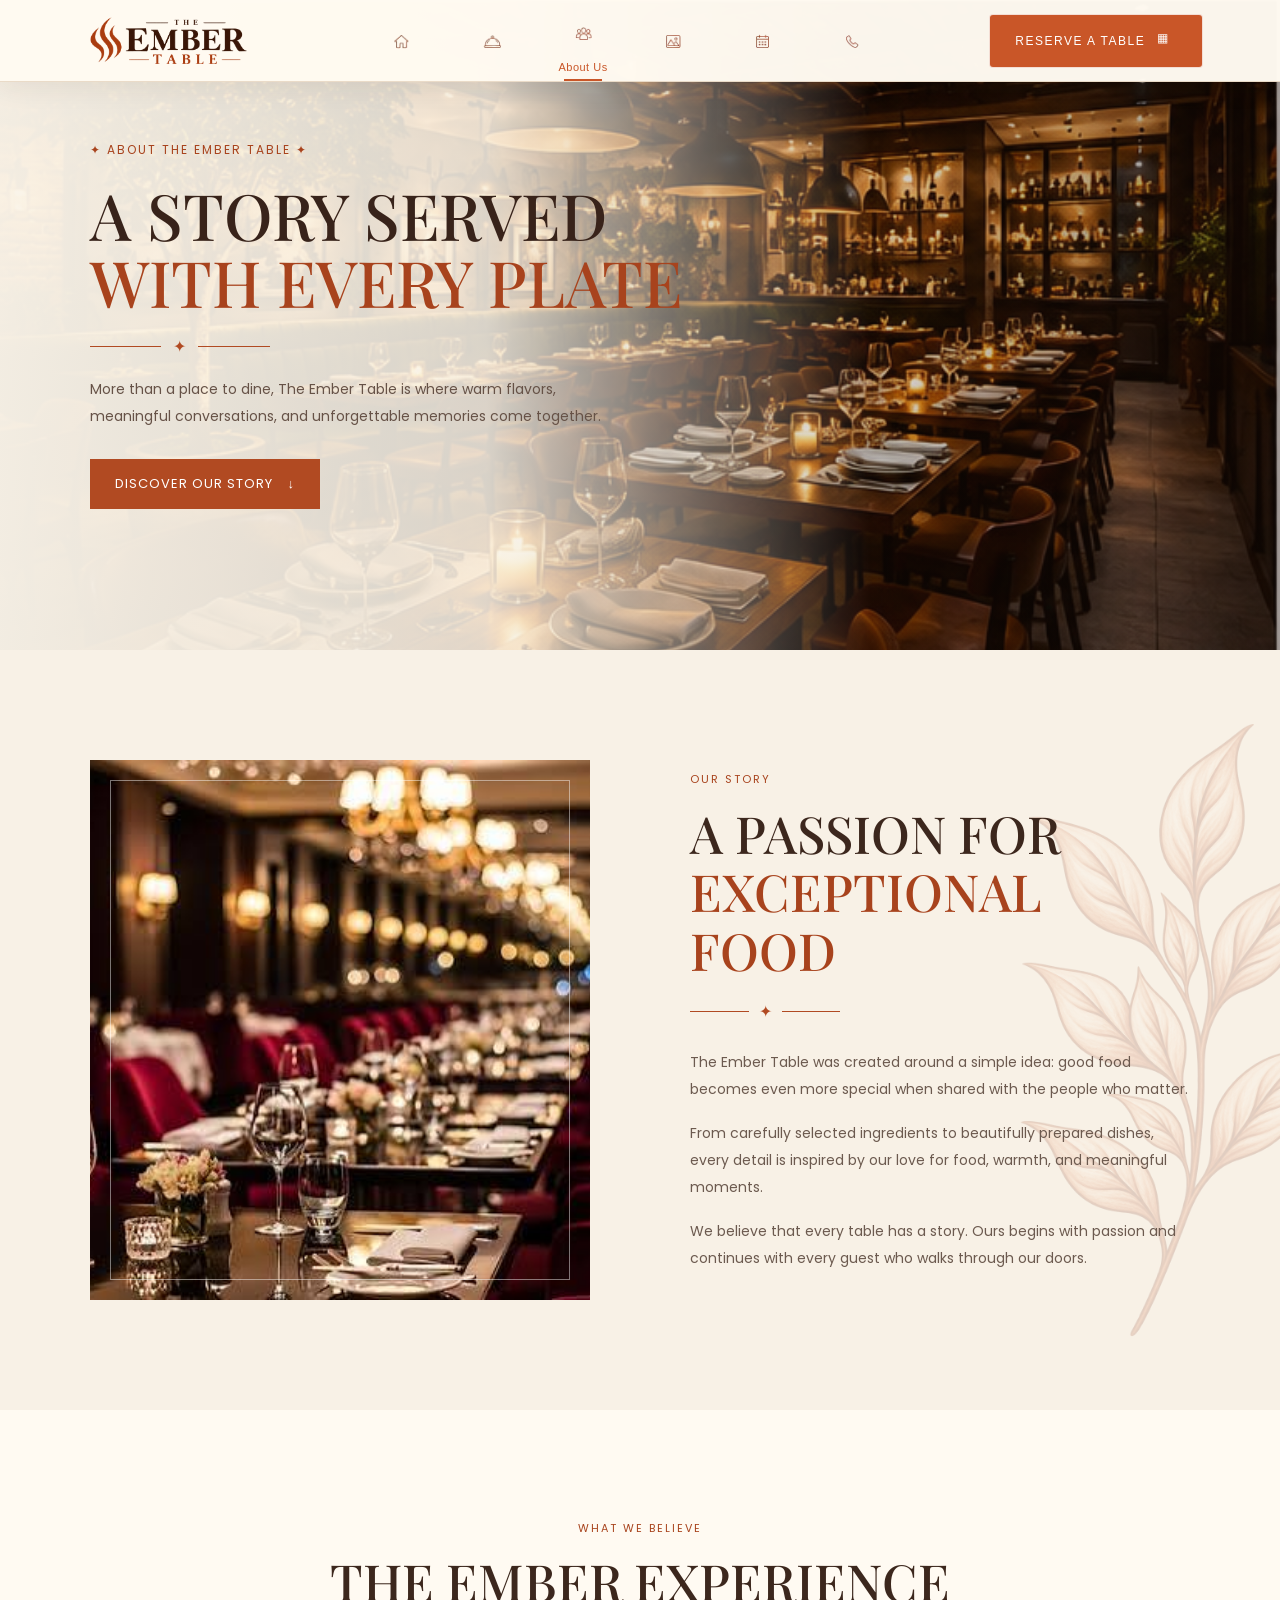
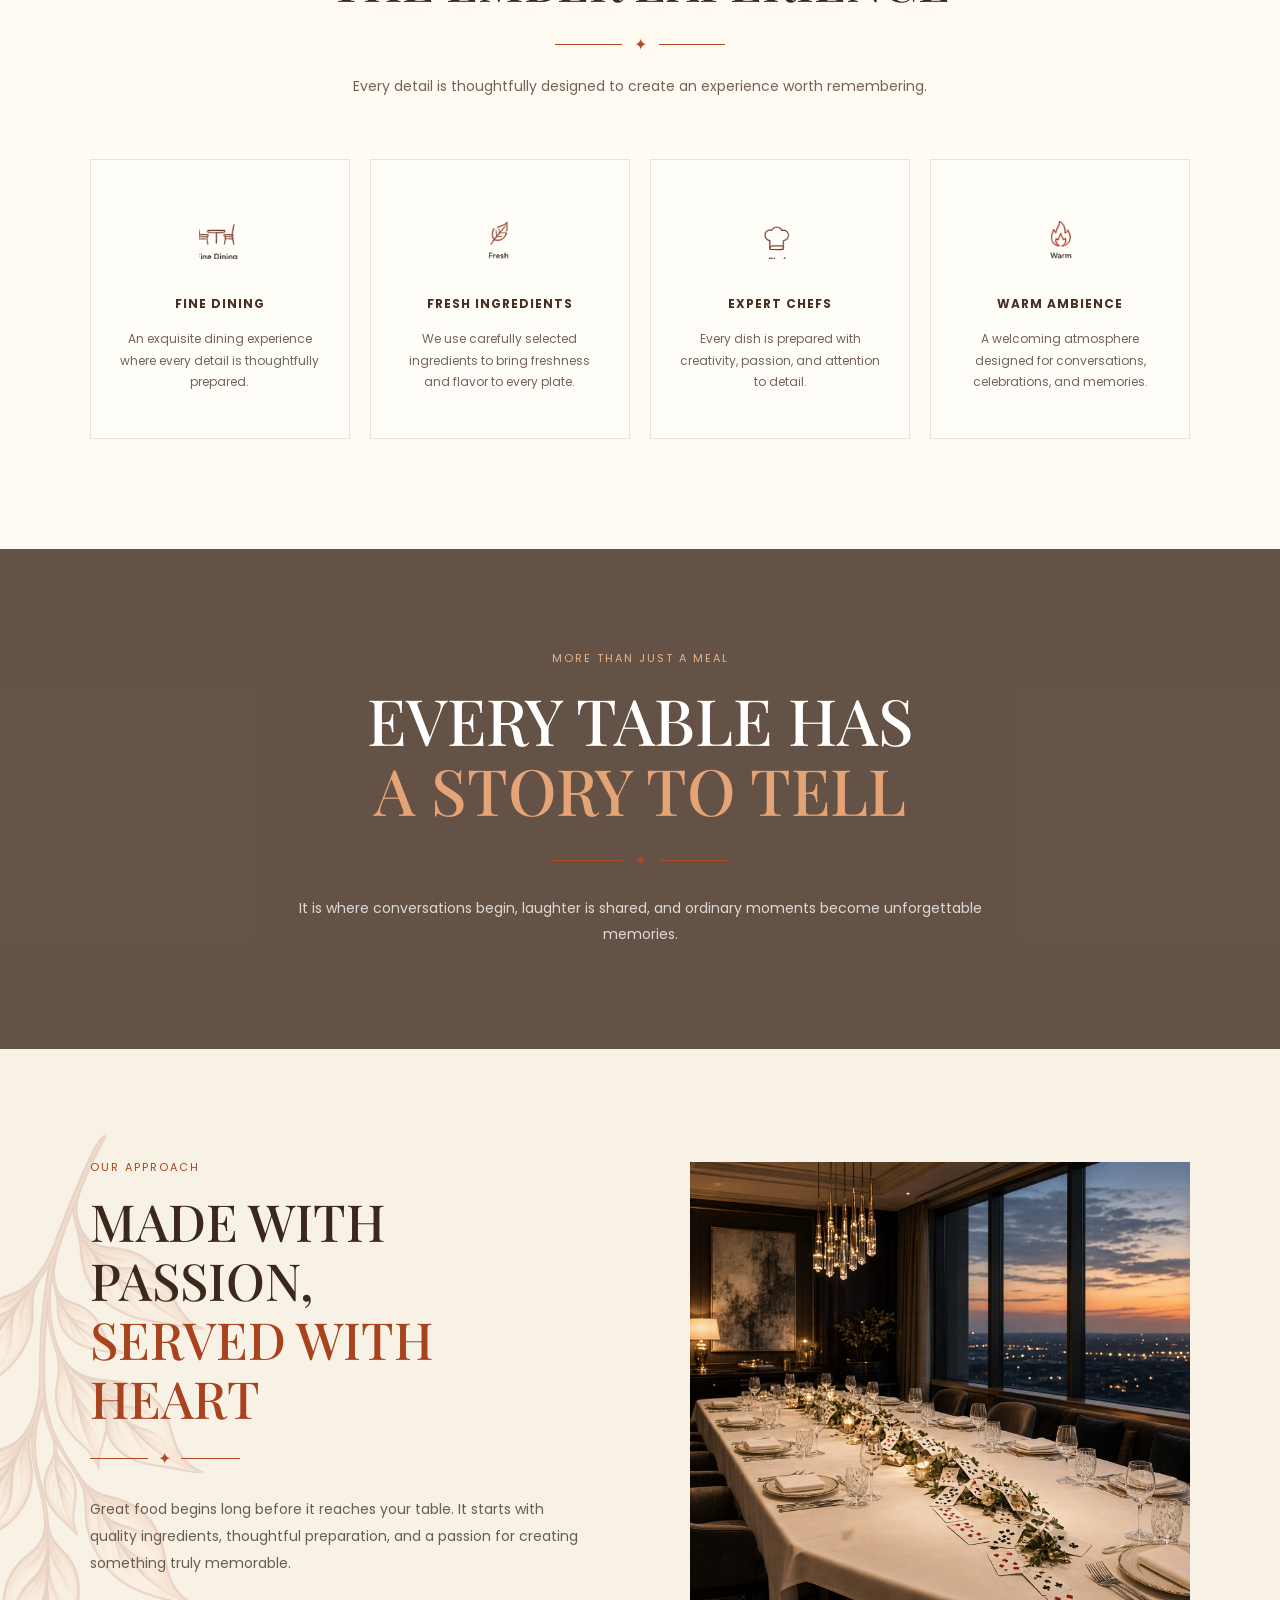
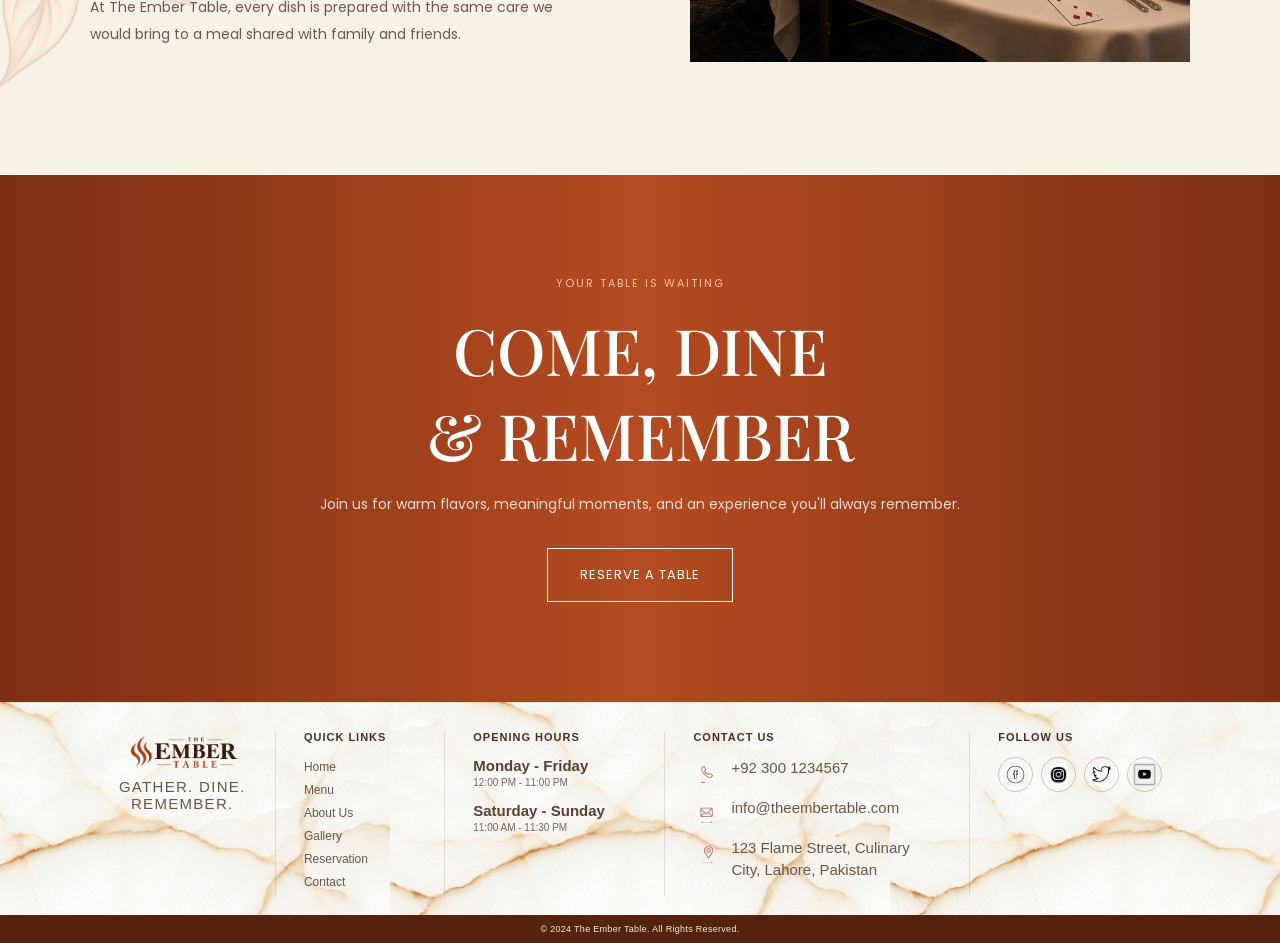
<file: about.html>
<!DOCTYPE html>
<html lang="en">

<head>
    <meta charset="UTF-8">

    <meta name="viewport"
          content="width=device-width, initial-scale=1.0">

    <title>About Us | The Ember Table</title>

    <!-- Same CSS file -->
    <link rel="stylesheet" href="css/about.css">
    <link rel="stylesheet" href="css/style.css">
<link rel="icon" type="image/png" href="images/flame (2).png">
    <!-- Fonts -->
    <link rel="preconnect" href="https://fonts.googleapis.com">

    <link rel="preconnect"
          href="https://fonts.gstatic.com"
          crossorigin>

    <link href="https://fonts.googleapis.com/css2?family=Playfair+Display:wght@400;500;600;700&family=Poppins:wght@300;400;500;600&display=swap"
          rel="stylesheet">
</head>


<body>


    <!-- =========================================
         NAVIGATION
    ========================================= -->

    <header class="navbar">


        <!-- LOGO -->

        <a
            href="index.html"
            class="logo"
        >

            <img
                src="images/logo.png"
                alt="The Ember Table"
                class="logo-img"
            >

        </a>



        <!-- NAVIGATION -->

        <nav class="nav">


            <!-- HOME -->

            <a
                href="index.html"
                class="nav-item "
            >

                <img
                    src="images 2/home.png"
                    class="nav-icon"
                    alt="Home"
                >

                <span class="nav-label">
                    Home
                </span>

            </a>



            <!-- MENU -->

            <a
                href="menu.html"
                class="nav-item"
            >

                <img
                    src="images 2/menu.png"
                    class="nav-icon"
                    alt="Menu"
                >

                <span class="nav-label">
                    Menu
                </span>

            </a>



            <!-- ABOUT -->

            <a
                href="about.html"
                class="nav-item active"
            >

                <img
                    src="images 2/about_us.png"
                    class="nav-icon"
                    alt="About Us"
                >

                <span class="nav-label">
                    About Us
                </span>

            </a>



            <!-- GALLERY -->

            <a
                href="gallery.html"
                class="nav-item"
            >

                <img
                    src="images 2/gallery.png"
                    class="nav-icon"
                    alt="Gallery"
                >

                <span class="nav-label">
                    Gallery
                </span>

            </a>



            <!-- RESERVATION -->

            <a
                href="reservation.html"
                class="nav-item"
            >

                <img
                    src="images 2/reservation.png"
                    class="nav-icon"
                    alt="Reservation"
                >

                <span class="nav-label">
                    Reservation
                </span>

            </a>



            <!-- CONTACT -->

            <a
                href="contact.html"
                class="nav-item"
            >

                <img
                    src="images 2/contact.png"
                    class="nav-icon"
                    alt="Contact"
                >

                <span class="nav-label">
                    Contact
                </span>

            </a>


        </nav>



        <!-- =========================================
             NAVBAR RESERVATION BUTTON
        ========================================= -->

        <a
            href="reservation.html"
            class="reserve-btn"
        >

            RESERVE A TABLE

            <span class="calendar-symbol">
                ▦
            </span>

        </a>


    </header>
        


    <!-- =========================================
         ABOUT HERO
    ========================================== -->

    <section class="about-hero">

        <div class="about-hero-overlay"></div>


        <div class="about-hero-content">

            <p class="about-eyebrow">
                ✦ ABOUT THE EMBER TABLE ✦
            </p>


            <h1>
                A STORY SERVED
                <span>WITH EVERY PLATE</span>
            </h1>


            <div class="about-divider">

                <span></span>

                <i>✦</i>

                <span></span>

            </div>


            <p class="about-hero-text">

                More than a place to dine, The Ember Table
                is where warm flavors, meaningful conversations,
                and unforgettable memories come together.

            </p>


            <a href="#our-story"
               class="about-scroll-btn">

                DISCOVER OUR STORY
                <span>↓</span>

            </a>

        </div>

    </section>



    <!-- =========================================
         OUR STORY
    ========================================== -->

    <section class="about-story"
             id="our-story">


        <!-- LEAF -->

        <img src="images/leafno1.png"
             alt=""
             class="about-story-leaf">


        <div class="about-story-container">


            <!-- IMAGE -->

            <div class="about-story-image">

                <img src="images/story.jpeg"
                     alt="The Ember Table Story">

            </div>



            <!-- CONTENT -->

            <div class="about-story-content">


                <p class="section-label">
                    OUR STORY
                </p>


                <h2>
                    A PASSION FOR
                    <span>EXCEPTIONAL FOOD</span>
                </h2>


                <div class="small-divider">

                    <span></span>

                    <i>✦</i>

                    <span></span>

                </div>


                <p>

                    The Ember Table was created around a
                    simple idea: good food becomes even more
                    special when shared with the people who matter.

                </p>


                <p>

                    From carefully selected ingredients to
                    beautifully prepared dishes, every detail
                    is inspired by our love for food,
                    warmth, and meaningful moments.

                </p>


                <p>

                    We believe that every table has a story.
                    Ours begins with passion and continues
                    with every guest who walks through our doors.

                </p>


            </div>


        </div>

    </section>



    <!-- =========================================
         OUR PHILOSOPHY
    ========================================== -->

    <section class="about-philosophy">


        <div class="about-section-heading">

            <p>
                WHAT WE BELIEVE
            </p>


            <h2>
                THE EMBER EXPERIENCE
            </h2>


            <div class="center-divider">

                <span></span>

                <i>✦</i>

                <span></span>

            </div>


            <p class="heading-description">

                Every detail is thoughtfully designed to create
                an experience worth remembering.

            </p>

        </div>



        <!-- FEATURE CARDS -->

        <div class="about-features-grid">


            <!-- CARD 1 -->

            <div class="about-feature-card">

                <div class="feature-icon-box">

                    <img src="images 2/fine_dining.png"
                         alt="Fine Dining">

                </div>


                <h3>
                    FINE DINING
                </h3>


                <p>

                    An exquisite dining experience where
                    every detail is thoughtfully prepared.

                </p>

            </div>



            <!-- CARD 2 -->

            <div class="about-feature-card">

                <div class="feature-icon-box">

                    <img src="images 2/fresh_ingredients.png"
                         alt="Fresh Ingredients">

                </div>


                <h3>
                    FRESH INGREDIENTS
                </h3>


                <p>

                    We use carefully selected ingredients
                    to bring freshness and flavor to every plate.

                </p>

            </div>



            <!-- CARD 3 -->

            <div class="about-feature-card">

                <div class="feature-icon-box">

                    <img src="images 2/chef.png"
                         alt="Expert Chefs">

                </div>


                <h3>
                    EXPERT CHEFS
                </h3>


                <p>

                    Every dish is prepared with creativity,
                    passion, and attention to detail.

                </p>

            </div>



            <!-- CARD 4 -->

            <div class="about-feature-card">

                <div class="feature-icon-box">

                    <img src="images 2/warm_ambience.png"
                         alt="Warm Ambience">

                </div>


                <h3>
                    WARM AMBIENCE
                </h3>


                <p>

                    A welcoming atmosphere designed for
                    conversations, celebrations, and memories.

                </p>

            </div>


        </div>

    </section>



    <!-- =========================================
         RESTAURANT EXPERIENCE
    ========================================== -->

    <section class="about-visual-section">


        <div class="about-visual-overlay"></div>


        <div class="about-visual-content">


            <p>
                MORE THAN JUST A MEAL
            </p>


            <h2>
                EVERY TABLE HAS
                <span>A STORY TO TELL</span>
            </h2>


            <div class="about-divider">

                <span></span>

                <i>✦</i>

                <span></span>

            </div>


            <p class="visual-description">

                It is where conversations begin, laughter is shared,
                and ordinary moments become unforgettable memories.

            </p>


        </div>

    </section>



    <!-- =========================================
         OUR APPROACH
    ========================================== -->

    <section class="about-approach">


        <img src="images/leafno2.png"
             alt=""
             class="approach-leaf">


        <div class="about-approach-container">


            <div class="approach-content">


                <p class="section-label">
                    OUR APPROACH
                </p>


                <h2>
                    MADE WITH PASSION,
                    <span>SERVED WITH HEART</span>
                </h2>


                <div class="small-divider">

                    <span></span>

                    <i>✦</i>

                    <span></span>

                </div>


                <p>

                    Great food begins long before it reaches
                    your table. It starts with quality ingredients,
                    thoughtful preparation, and a passion for
                    creating something truly memorable.

                </p>


                <p>

                    At The Ember Table, every dish is prepared
                    with the same care we would bring to a meal
                    shared with family and friends.

                </p>


            </div>



            <div class="approach-image">

                <img src="images/fro family.jpg"
                     alt="Restaurant Interior">

            </div>


        </div>

    </section>



    <!-- =========================================
         FINAL CTA
    ========================================== -->

    <section class="about-cta">


        <div class="about-cta-content">


            <p>
                YOUR TABLE IS WAITING
            </p>


            <h2>
                COME, DINE
                <span>& REMEMBER</span>
            </h2>


            <p>

                Join us for warm flavors, meaningful moments,
                and an experience you'll always remember.

            </p>


            <a href="reservation.html"
               class="about-cta-btn">

                RESERVE A TABLE

            </a>


        </div>

    </section>



    <!-- =========================
     FOOTER
========================= -->

<footer class="site-footer">

    <div class="footer-main">

        <!-- LOGO -->
        <div class="footer-column footer-logo">

            <img src="images/logo.png"
                 alt="The Ember Table"
                 class="footer-logo-image">

            <p>GATHER. DINE. REMEMBER.</p>

        </div>


        <!-- QUICK LINKS -->
        <div class="footer-column">

            <h4>QUICK LINKS</h4>

            <ul class="footer-links">
                <li><a href="#home">Home</a></li>
                <li><a href="#menu">Menu</a></li>
                <li><a href="#about">About Us</a></li>
                <li><a href="#gallery">Gallery</a></li>
                <li><a href="#reservation">Reservation</a></li>
                <li><a href="#contact">Contact</a></li>
            </ul>

        </div>


        <!-- OPENING HOURS -->
        <div class="footer-column">

            <h4>OPENING HOURS</h4>

            <div class="footer-hours">

                <div>
                    <strong>Monday - Friday</strong>
                    <span>12:00 PM - 11:00 PM</span>
                </div>

                <div>
                    <strong>Saturday - Sunday</strong>
                    <span>11:00 AM - 11:30 PM</span>
                </div>

            </div>

        </div>


        <!-- CONTACT -->
        <div class="footer-column" id="contact">

            <h4>CONTACT US</h4>

            <div class="contact-item">

                <img src="images 2/phone.png"
                     alt=""
                     class="footer-contact-icon">

                <span>+92 300 1234567</span>

            </div>


            <div class="contact-item">

                <img src="images 2/email.png"
                     alt=""
                     class="footer-contact-icon">

                <span>info@theembertable.com</span>

            </div>


            <div class="contact-item">

                <img src="images 2/location.png"
                     alt=""
                     class="footer-contact-icon">

                <span>
                    123 Flame Street, Culinary City,
                    Lahore, Pakistan
                </span>

            </div>

        </div>


        <!-- FOLLOW US -->
        <div class="footer-column footer-social">

            <h4>FOLLOW US</h4>

            <div class="social-icons">

                <a href="#">
                    <img src="images 2/Facebook.png"
                         alt="Facebook">
                </a>

                <a href="#">
                    <img src="images 2/insta.webp"
                         alt="Instagram">
                </a>

                <a href="#">
                    <img src="images 2/twit.png"
                         alt="Twitter">
                </a>

                <a href="#">
                    <img src="images 2/youtube.jpeg"
                         alt="YouTube">
                </a>

            </div>

        </div>

    </div>


    <!-- COPYRIGHT -->
    <div class="footer-bottom">

        <p>
            © 2024 The Ember Table. All Rights Reserved.
        </p>

    </div>

</footer>
</file>
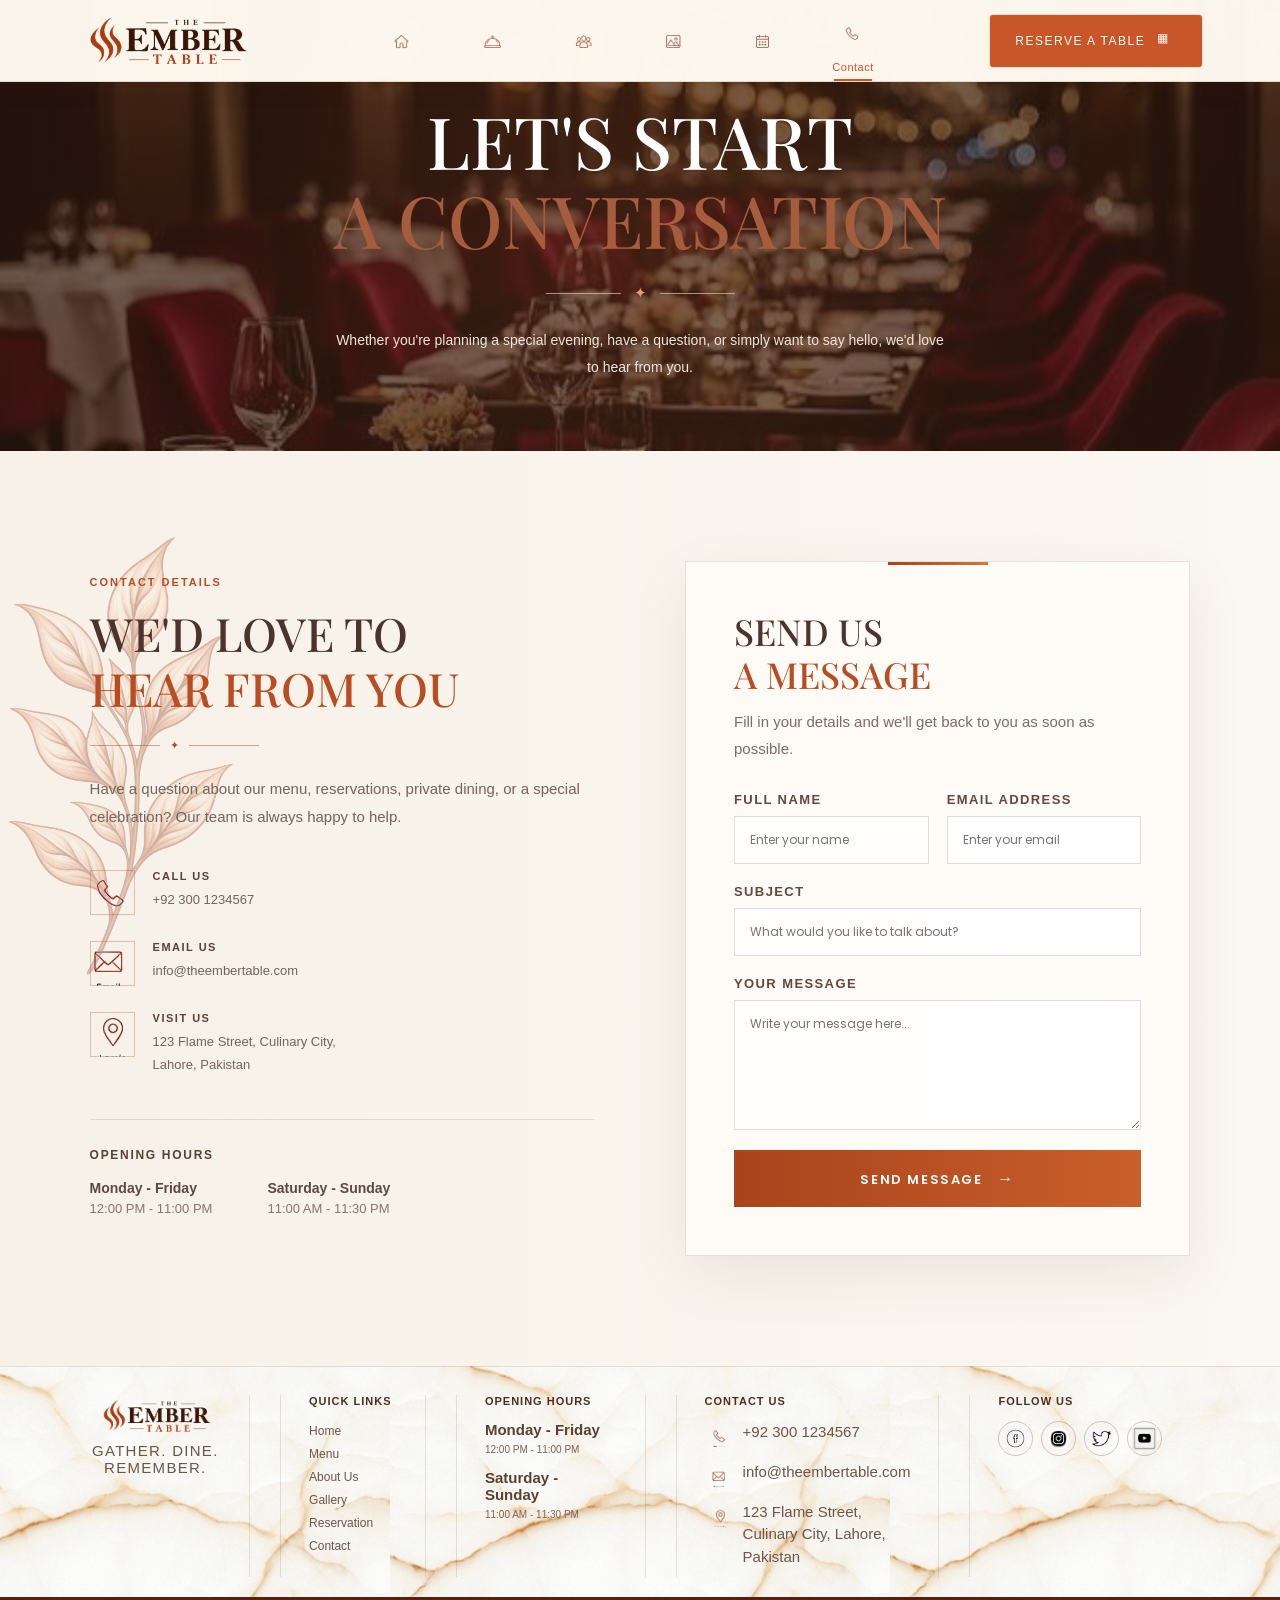
<file: contact.html>
<!DOCTYPE html>
<html lang="en">

<head>

    <meta charset="UTF-8">

    <meta name="viewport"
          content="width=device-width, initial-scale=1.0">

    <title>Contact Us | The Ember Table</title>


    <!-- CONTACT CSS ONLY -->
    <link rel="stylesheet"
          href="css/contact.css">
<link rel="stylesheet" href="css/style.css">
<link rel="icon" type="image/png" href="images/flame (2).png">
   <!-- FONTS -->

    <link rel="preconnect"
          href="https://fonts.googleapis.com">

    <link rel="preconnect"
          href="https://fonts.gstatic.com"
          crossorigin>

    <link href="https://fonts.googleapis.com/css2?family=Playfair+Display:wght@400;500;600;700&family=Poppins:wght@300;400;500;600&display=swap"
          rel="stylesheet">

</head>


<body>





     <!-- =========================================
     NAVIGATION
========================================= -->

<header class="navbar">

    <!-- LOGO -->

    <a
        href="index.html"
        class="logo"
    >

        <img
            src="images/logo.png"
            alt="The Ember Table"
            class="logo-img"
        >

    </a>


    <!-- NAVIGATION -->

    <nav class="nav">

        <!-- HOME -->

        <a
            href="index.html"
            class="nav-item"
        >

            <img
                src="images 2/home.png"
                class="nav-icon"
                alt="Home"
            >

            <span class="nav-label">
                Home
            </span>

        </a>


        <!-- MENU -->

        <a
            href="menu.html"
            class="nav-item"
        >

            <img
                src="images 2/menu.png"
                class="nav-icon"
                alt="Menu"
            >

            <span class="nav-label">
                Menu
            </span>

        </a>


        <!-- ABOUT -->

        <a
            href="about.html"
            class="nav-item"
        >

            <img
                src="images 2/about_us.png"
                class="nav-icon"
                alt="About Us"
            >

            <span class="nav-label">
                About Us
            </span>

        </a>


        <!-- GALLERY -->

        <a
            href="gallery.html"
            class="nav-item"
        >

            <img
                src="images 2/gallery.png"
                class="nav-icon"
                alt="Gallery"
            >

            <span class="nav-label">
                Gallery
            </span>

        </a>


        <!-- RESERVATION -->

        <a
            href="reservation.html"
            class="nav-item"
        >

            <img
                src="images 2/reservation.png"
                class="nav-icon"
                alt="Reservation"
            >

            <span class="nav-label">
                Reservation
            </span>

        </a>


        <!-- CONTACT -->

        <a
            href="contact.html"
            class="nav-item active"
        >

            <img
                src="images 2/contact.png"
                class="nav-icon"
                alt="Contact"
            >

            <span class="nav-label">
                Contact
            </span>

        </a>

    </nav>


    <!-- RESERVATION BUTTON -->

    <a
        href="reservation.html"
        class="reserve-btn"
    >

        RESERVE A TABLE

        <span class="calendar-symbol">
            ▦
        </span>

    </a>

</header>



<!-- =========================================
     CONTACT HERO
========================================= -->

<section class="contact-hero">


    <div class="contact-hero-content">


        <p class="contact-eyebrow">

            ✦ GET IN TOUCH ✦

        </p>



        <h1>

            LET'S START

            <span>A CONVERSATION</span>

        </h1>



        <div class="contact-divider">

            <span></span>

            <i>✦</i>

            <span></span>

        </div>



        <p class="contact-hero-text">

            Whether you're planning a special evening,
            have a question, or simply want to say hello,
            we'd love to hear from you.

        </p>


    </div>


</section>



<!-- =========================================
     CONTACT MAIN SECTION
========================================= -->

<section class="contact-section">


    <!-- DECORATIVE LEAF -->

    <img src="images/leafno1.png"
         alt=""
         class="contact-leaf">



    <div class="contact-container">


        <!-- ========================
             LEFT SIDE
        ========================= -->

        <div class="contact-information">


            <p class="contact-section-label">

                CONTACT DETAILS

            </p>



            <h2>

                WE'D LOVE TO

                <span>HEAR FROM YOU</span>

            </h2>



            <div class="small-divider">

                <span></span>

                <i>✦</i>

                <span></span>

            </div>



            <p class="contact-description">

                Have a question about our menu, reservations,
                private dining, or a special celebration?
                Our team is always happy to help.

            </p>



            <!-- PHONE -->

            <div class="contact-info-item">


                <div class="contact-info-icon">

                  <img src="images 2/contact.png"
                  alt="contact us">

                </div>


                <div>

                    <h4>
                        CALL US
                    </h4>


                    <p>
                        +92 300 1234567
                    </p>

                </div>


            </div>



            <!-- EMAIL -->

            <div class="contact-info-item">


                <div class="contact-info-icon">

                    <img src="images 2/email.png"
                    alt="email">

                </div>


                <div>

                    <h4>
                        EMAIL US
                    </h4>


                    <p>
                        info@theembertable.com
                    </p>

                </div>


            </div>



            <!-- LOCATION -->

            <div class="contact-info-item">


                <div class="contact-info-icon">

                    <img src="images 2/location.png"
                    alt="visit us">

                </div>


                <div>

                    <h4>
                        VISIT US
                    </h4>


                    <p>

                        123 Flame Street, Culinary City,<br>

                        Lahore, Pakistan

                    </p>

                </div>


            </div>



            <!-- OPENING HOURS -->

            <div class="contact-hours">


                <h3>

                    OPENING HOURS

                </h3>


                <div class="hours-line">

                    <div>

                        <strong>
                            Monday - Friday
                        </strong>

                        <span>
                            12:00 PM - 11:00 PM
                        </span>

                    </div>


                    <div>

                        <strong>
                            Saturday - Sunday
                        </strong>

                        <span>
                            11:00 AM - 11:30 PM
                        </span>

                    </div>

                </div>


            </div>


        </div>



        <!-- ========================
             RIGHT SIDE FORM
        ========================= -->

        <div class="contact-form-card">


            <h2>

                SEND US

                <span>A MESSAGE</span>

            </h2>



            <p class="contact-form-subtitle">

                Fill in your details and we'll get back
                to you as soon as possible.

            </p>



            <form>


                <!-- NAME + EMAIL -->

                <div class="contact-form-row">


                    <div class="contact-form-group">

                        <label>

                            FULL NAME

                        </label>


                        <input type="text"
                               placeholder="Enter your name">


                    </div>



                    <div class="contact-form-group">

                        <label>

                            EMAIL ADDRESS

                        </label>


                        <input type="email"
                               placeholder="Enter your email">


                    </div>


                </div>



                <!-- SUBJECT -->

                <div class="contact-form-group">


                    <label>

                        SUBJECT

                    </label>


                    <input type="text"
                           placeholder="What would you like to talk about?">


                </div>



                <!-- MESSAGE -->

                <div class="contact-form-group">


                    <label>

                        YOUR MESSAGE

                    </label>


                    <textarea
                        placeholder="Write your message here..."
                    ></textarea>


                </div>



                <!-- BUTTON -->

                <button type="submit"
                        class="contact-submit">

                    SEND MESSAGE

                    <span>
                        →
                    </span>

                </button>


            </form>


        </div>


    </div>


</section>



<!-- =========================
     FOOTER
========================= -->

<footer class="site-footer">

    <div class="footer-main">

        <!-- LOGO -->
        <div class="footer-column footer-logo">

            <img src="images/logo.png"
                 alt="The Ember Table"
                 class="footer-logo-image">

            <p>GATHER. DINE. REMEMBER.</p>

        </div>


        <!-- QUICK LINKS -->
        <div class="footer-column">

            <h4>QUICK LINKS</h4>

            <ul class="footer-links">
                <li><a href="#home">Home</a></li>
                <li><a href="#menu">Menu</a></li>
                <li><a href="#about">About Us</a></li>
                <li><a href="#gallery">Gallery</a></li>
                <li><a href="#reservation">Reservation</a></li>
                <li><a href="#contact">Contact</a></li>
            </ul>

        </div>


        <!-- OPENING HOURS -->
        <div class="footer-column">

            <h4>OPENING HOURS</h4>

            <div class="footer-hours">

                <div>
                    <strong>Monday - Friday</strong>
                    <span>12:00 PM - 11:00 PM</span>
                </div>

                <div>
                    <strong>Saturday - Sunday</strong>
                    <span>11:00 AM - 11:30 PM</span>
                </div>

            </div>

        </div>


        <!-- CONTACT -->
        <div class="footer-column" id="contact">

            <h4>CONTACT US</h4>

            <div class="contact-item">

                <img src="images 2/phone.png"
                     alt=""
                     class="footer-contact-icon">

                <span>+92 300 1234567</span>

            </div>


            <div class="contact-item">

                <img src="images 2/email.png"
                     alt=""
                     class="footer-contact-icon">

                <span>info@theembertable.com</span>

            </div>


            <div class="contact-item">

                <img src="images 2/location.png"
                     alt=""
                     class="footer-contact-icon">

                <span>
                    123 Flame Street, Culinary City,
                    Lahore, Pakistan
                </span>

            </div>

        </div>


        <!-- FOLLOW US -->
        <div class="footer-column footer-social">

            <h4>FOLLOW US</h4>

            <div class="social-icons">

                <a href="#">
                    <img src="images 2/Facebook.png"
                         alt="Facebook">
                </a>

                <a href="#">
                    <img src="images 2/insta.webp"
                         alt="Instagram">
                </a>

                <a href="#">
                    <img src="images 2/twit.png"
                         alt="Twitter">
                </a>

                <a href="#">
                    <img src="images 2/youtube.jpeg"
                         alt="YouTube">
                </a>

            </div>

        </div>

    </div>


    <!-- COPYRIGHT -->
    <div class="footer-bottom">

        <p>
            © 2024 The Ember Table. All Rights Reserved.
        </p>

    </div>

</footer>
</file>
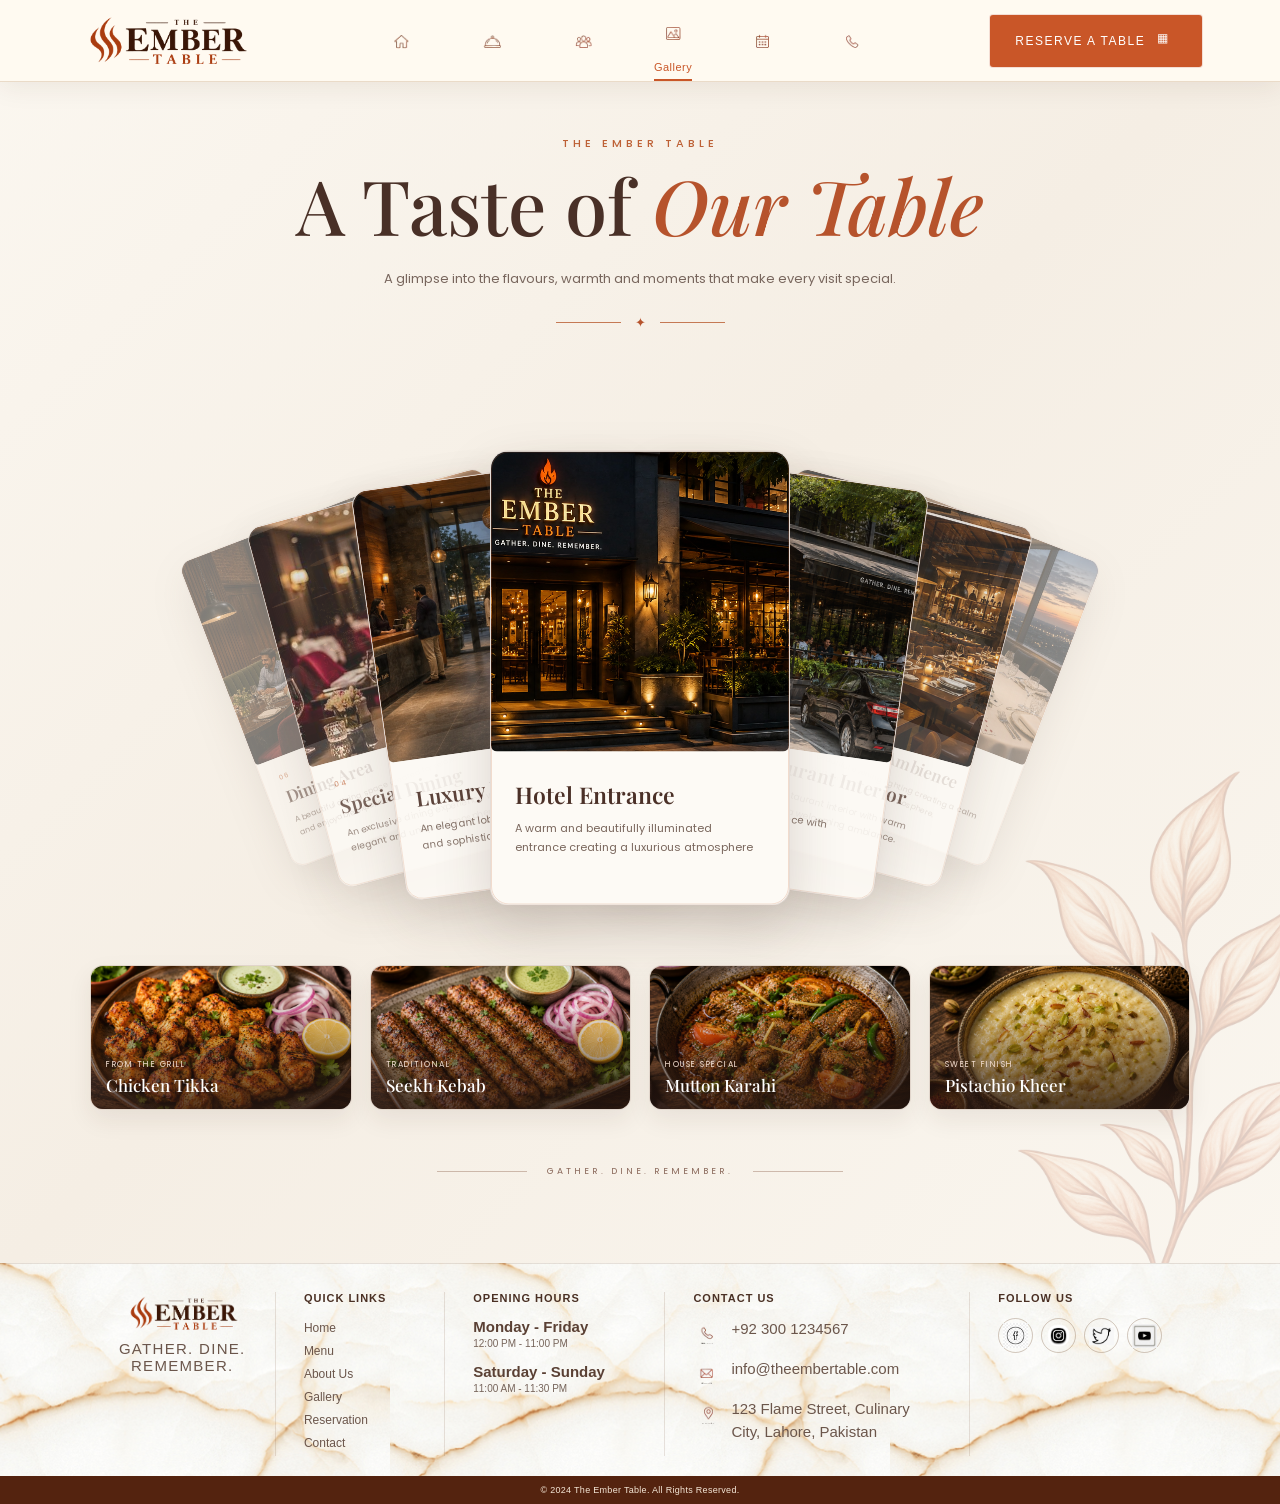
<file: gallery.html>
<!DOCTYPE html>
<html lang="en">

<head>

    <meta charset="UTF-8">

    <meta name="viewport" content="width=device-width, initial-scale=1.0">

    <title>Gallery | The Ember Table</title>


    <!-- MAIN STYLE -->

    <link rel="stylesheet" href="css/style.css">


    <!-- GALLERY STYLE -->

    <link rel="stylesheet" href="css/gallery.css">

<link rel="icon" type="image/png" href="images/flame (2).png">
    <!-- GOOGLE FONTS -->

    <link rel="preconnect" href="https://fonts.googleapis.com">

    <link rel="preconnect"
          href="https://fonts.gstatic.com"
          crossorigin>

    <link href="https://fonts.googleapis.com/css2?family=Playfair+Display:wght@400;500;600;700&family=Poppins:wght@300;400;500;600&display=swap"
          rel="stylesheet">

</head>


<body>


<!-- =====================================================
     NAVIGATION
===================================================== -->

<header class="navbar">


    <!-- LOGO -->

    <a href="index.html" class="logo">

        <img
            src="images/logo.png"
            alt="The Ember Table"
            class="logo-img"
        >

    </a>



    <!-- NAVIGATION -->

    <nav class="nav">


        <!-- HOME -->

        <a href="index.html" class="nav-item">

            <img
                src="images 2/home.png"
                class="nav-icon"
                alt="Home"
            >

            <span class="nav-label">
                Home
            </span>

        </a>



        <!-- MENU -->

        <a href="menu.html" class="nav-item">

            <img
                src="images 2/menu.png"
                class="nav-icon"
                alt="Menu"
            >

            <span class="nav-label">
                Menu
            </span>

        </a>



        <!-- ABOUT -->

        <a href="about.html" class="nav-item">

            <img
                src="images 2/about_us.png"
                class="nav-icon"
                alt="About Us"
            >

            <span class="nav-label">
                About Us
            </span>

        </a>



        <!-- GALLERY -->

        <a href="gallery.html" class="nav-item active">

            <img
                src="images 2/gallery.png"
                class="nav-icon"
                alt="Gallery"
            >

            <span class="nav-label">
                Gallery
            </span>

        </a>



        <!-- RESERVATION -->

        <a href="reservation.html" class="nav-item">

            <img
                src="images 2/reservation.png"
                class="nav-icon"
                alt="Reservation"
            >

            <span class="nav-label">
                Reservation
            </span>

        </a>



        <!-- CONTACT -->

        <a href="contact.html" class="nav-item">

            <img
                src="images 2/contact.png"
                class="nav-icon"
                alt="Contact"
            >

            <span class="nav-label">
                Contact
            </span>

        </a>


    </nav>



    <!-- RESERVE BUTTON -->

    <a href="reservation.html" class="reserve-btn">

        RESERVE A TABLE

        <span class="calendar-symbol">
            ▦
        </span>

    </a>


</header>



<!-- =====================================================
     GALLERY SECTION
===================================================== -->

<section class="gallery-section">

    <!-- PARALLAX DECORATION -->
    <div class="story-leaf-decoration">
        <img src="images/leafno1.png" alt="">
    </div>

    <!-- =================================================
         HEADING
    ================================================= -->

    <div class="gallery-heading">


        <span class="gallery-small-title">
            THE EMBER TABLE
        </span>


        <h1>
            A Taste of <span>Our Table</span>
        </h1>


        <p>
            A glimpse into the flavours, warmth and moments
            that make every visit special.
        </p>


        <div class="gallery-divider">

            <span></span>

            <b>✦</b>

            <span></span>

        </div>


    </div>



    <!-- =================================================
         7 FOOD CARDS
    ================================================= -->

    <div class="food-carousel">



        <!-- CARD 01 -->

        <article class="food-card gallery-card-1">


            <div class="food-image">

                <img
                    src="images/restaurant_entrance.png"
                    alt="Ember Special Biryani"
                >

            </div>


            <div class="food-info">

                <span class="food-number">
                </span>

                <h2>
                  Hotel Entrance
                </h2>

                <p>
                    A warm and beautifully illuminated entrance creating a luxurious atmosphere
                </p>

            </div>


        </article>



        <!-- CARD 02 -->

        <article class="food-card gallery-card-2">


            <div class="food-image">

                <img
                    src="images/entrance.jpg"
                    alt="Signature Chicken Karahi"
                >

            </div>


            <div class="food-info">

                <span class="food-number">
                
                </span>

                <h2>
                   Luxury Lobby
                </h2>

                <p>
                 An elegant lobby combining comfort, style, and sophisticated details.
                </p>

            </div>


        </article>



        <!-- CARD 03 -->

        <article class="food-card gallery-card-3">


            <div class="food-image">

                <img
                    src="images/exterior.png"
                    alt="Royal Prawn Rice"
                >

            </div>


            <div class="food-info">

                <span class="food-number">
                
                </span>

                <h2>
                    Hotel Entrance
                </h2>

                <p>
                  A bright and welcoming entrance with elegant architecture.
                </p>

            </div>


        </article>



        <!-- CARD 04 -->

        <article class="food-card gallery-card-4">


            <div class="food-image">

                <img
                    src="images/story.jpeg"
                    alt="Beef Seekh Kebab"
                >

            </div>


            <div class="food-info">

                <span class="food-number">
                    04
                </span>

                <h2>
                   Special Dining
                </h2>

                <p>
                    An exclusive dining experience with an elegant and unique atmosphere.
                </p>

            </div>


        </article>



        <!-- CARD 05 -->

        <article class="food-card gallery-card-5">


            <div class="food-image">

                <img
                    src="images/restaurant_interior.png"
                    alt="Chicken Tikka"
                >

            </div>


            <div class="food-info">

                <span class="food-number">
                    05
                </span>

                <h2>
                
                Restaurant Interior
                </h2>

                <p>A refined restaurant interior with warm lighting and a welcoming ambiance.
                </p>

            </div>


        </article>



        <!-- CARD 06 -->

        <article class="food-card gallery-card-6">


            <div class="food-image">

                <img
                    src="images/family.jpg"
                    alt="Desi Masala Omelette"
                >

            </div>


            <div class="food-info">

                <span class="food-number">
                    06
                </span>

                <h2>
                      Dining Area</h2>

                <p>
                   A beautiful dining space created for relaxed and enjoyable experiences.</p>

            </div>


        </article>



        <!-- CARD 07 -->

        <article class="food-card gallery-card-7">


            <div class="food-image">

                <img
                    src="images/fro family.jpg"
                    alt="Pistachio Kheer"
                >

            </div>


            <div class="food-info">

                <span class="food-number">
                    07
                </span>

                <h2>
                    Evening Ambience
                </h2>

                <p>
                   Beautiful evening lighting creating a calm and luxurious hotel atmosphere.
                   </p>

            </div>


        </article>


    </div>



    <!-- =================================================
         SMALL GALLERY ROW
    ================================================= -->

    <div class="gallery-mini-grid">


        <!-- MINI 01 -->

        <div class="mini-card">

            <img
                src="images 3/05-chicken-tikka-bites.png"
                alt="Chicken Tikka"
            >

            <div class="mini-card-content">

                <span>
                    FROM THE GRILL
                </span>

                <h3>
                    Chicken Tikka
                </h3>

            </div>

        </div>



        <!-- MINI 02 -->

        <div class="mini-card">

            <img
                src="images 3/06-seekh-kebab.png"
                alt="Seekh Kebab"
            >

            <div class="mini-card-content">

                <span>
                    TRADITIONAL
                </span>

                <h3>
                    Seekh Kebab
                </h3>

            </div>

        </div>



        <!-- MINI 03 -->

        <div class="mini-card">

            <img
                src="images 3/10-mutton-karahi.png"
                alt="Mutton Karahi"
            >

            <div class="mini-card-content">

                <span>
                    HOUSE SPECIAL
                </span>

                <h3>
                    Mutton Karahi
                </h3>

            </div>

        </div>



        <!-- MINI 04 -->

        <div class="mini-card">

            <img
                src="images 3/21-pistachio-kheer.png"
                alt="Pistachio Kheer"
            >

            <div class="mini-card-content">

                <span>
                    SWEET FINISH
                </span>

                <h3>
                    Pistachio Kheer
                </h3>

            </div>

        </div>


    </div>



    <!-- =================================================
         BOTTOM LINE
    ================================================= -->

    <div class="gallery-bottom">

        <span></span>

        <p>
            GATHER. DINE. REMEMBER.
        </p>

        <span></span>

    </div>


</section>

<!---- =========================
     FOOTER
========================= ---->

<footer class="site-footer">

    <div class="footer-main">

        <!-- LOGO -->
        <div class="footer-column footer-logo">

            <img src="images/logo.png"
                 alt="The Ember Table"
                 class="footer-logo-image">

            <p>GATHER. DINE. REMEMBER.</p>

        </div>


        <!-- QUICK LINKS -->
        <div class="footer-column">

            <h4>QUICK LINKS</h4>

            <ul class="footer-links">
                <li><a href="#home">Home</a></li>
                <li><a href="#menu">Menu</a></li>
                <li><a href="#about">About Us</a></li>
                <li><a href="#gallery">Gallery</a></li>
                <li><a href="#reservation">Reservation</a></li>
                <li><a href="#contact">Contact</a></li>
            </ul>

        </div>


        <!-- OPENING HOURS -->
        <div class="footer-column">

            <h4>OPENING HOURS</h4>

            <div class="footer-hours">

                <div>
                    <strong>Monday - Friday</strong>
                    <span>12:00 PM - 11:00 PM</span>
                </div>

                <div>
                    <strong>Saturday - Sunday</strong>
                    <span>11:00 AM - 11:30 PM</span>
                </div>

            </div>

        </div>


        <!-- CONTACT -->
        <div class="footer-column" id="contact">

            <h4>CONTACT US</h4>

            <div class="contact-item">

                <img src="images 2/phone.png"
                     alt=""
                     class="footer-contact-icon">

                <span>+92 300 1234567</span>

            </div>


            <div class="contact-item">

                <img src="images 2/email.png"
                     alt=""
                     class="footer-contact-icon">

                <span>info@theembertable.com</span>

            </div>


            <div class="contact-item">

                <img src="images 2/location.png"
                     alt=""
                     class="footer-contact-icon">

                <span>
                    123 Flame Street, Culinary City,
                    Lahore, Pakistan
                </span>

            </div>

        </div>


        <!-- FOLLOW US -->
        <div class="footer-column footer-social">

            <h4>FOLLOW US</h4>

            <div class="social-icons">

                <a href="#">
                    <img src="images 2/Facebook.png"
                         alt="Facebook">
                </a>

                <a href="#">
                    <img src="images 2/insta.webp"
                         alt="Instagram">
                </a>

                <a href="#">
                    <img src="images 2/twit.png"
                         alt="Twitter">
                </a>

                <a href="#">
                    <img src="images 2/youtube.jpeg"
                         alt="YouTube">
                </a>

            </div>

        </div>

    </div>


    <!-- COPYRIGHT -->
    <div class="footer-bottom">

        <p>
            © 2024 The Ember Table. All Rights Reserved.
        </p>

    </div>

</footer>

<!-- =====================================================
     FOOTER
===================================================== 

<footer class="gallery-footer">

    <p>
        © 2024 The Ember Table. All Rights Reserved.
    </p>

</footer>-->


</body>

</html>
</file>
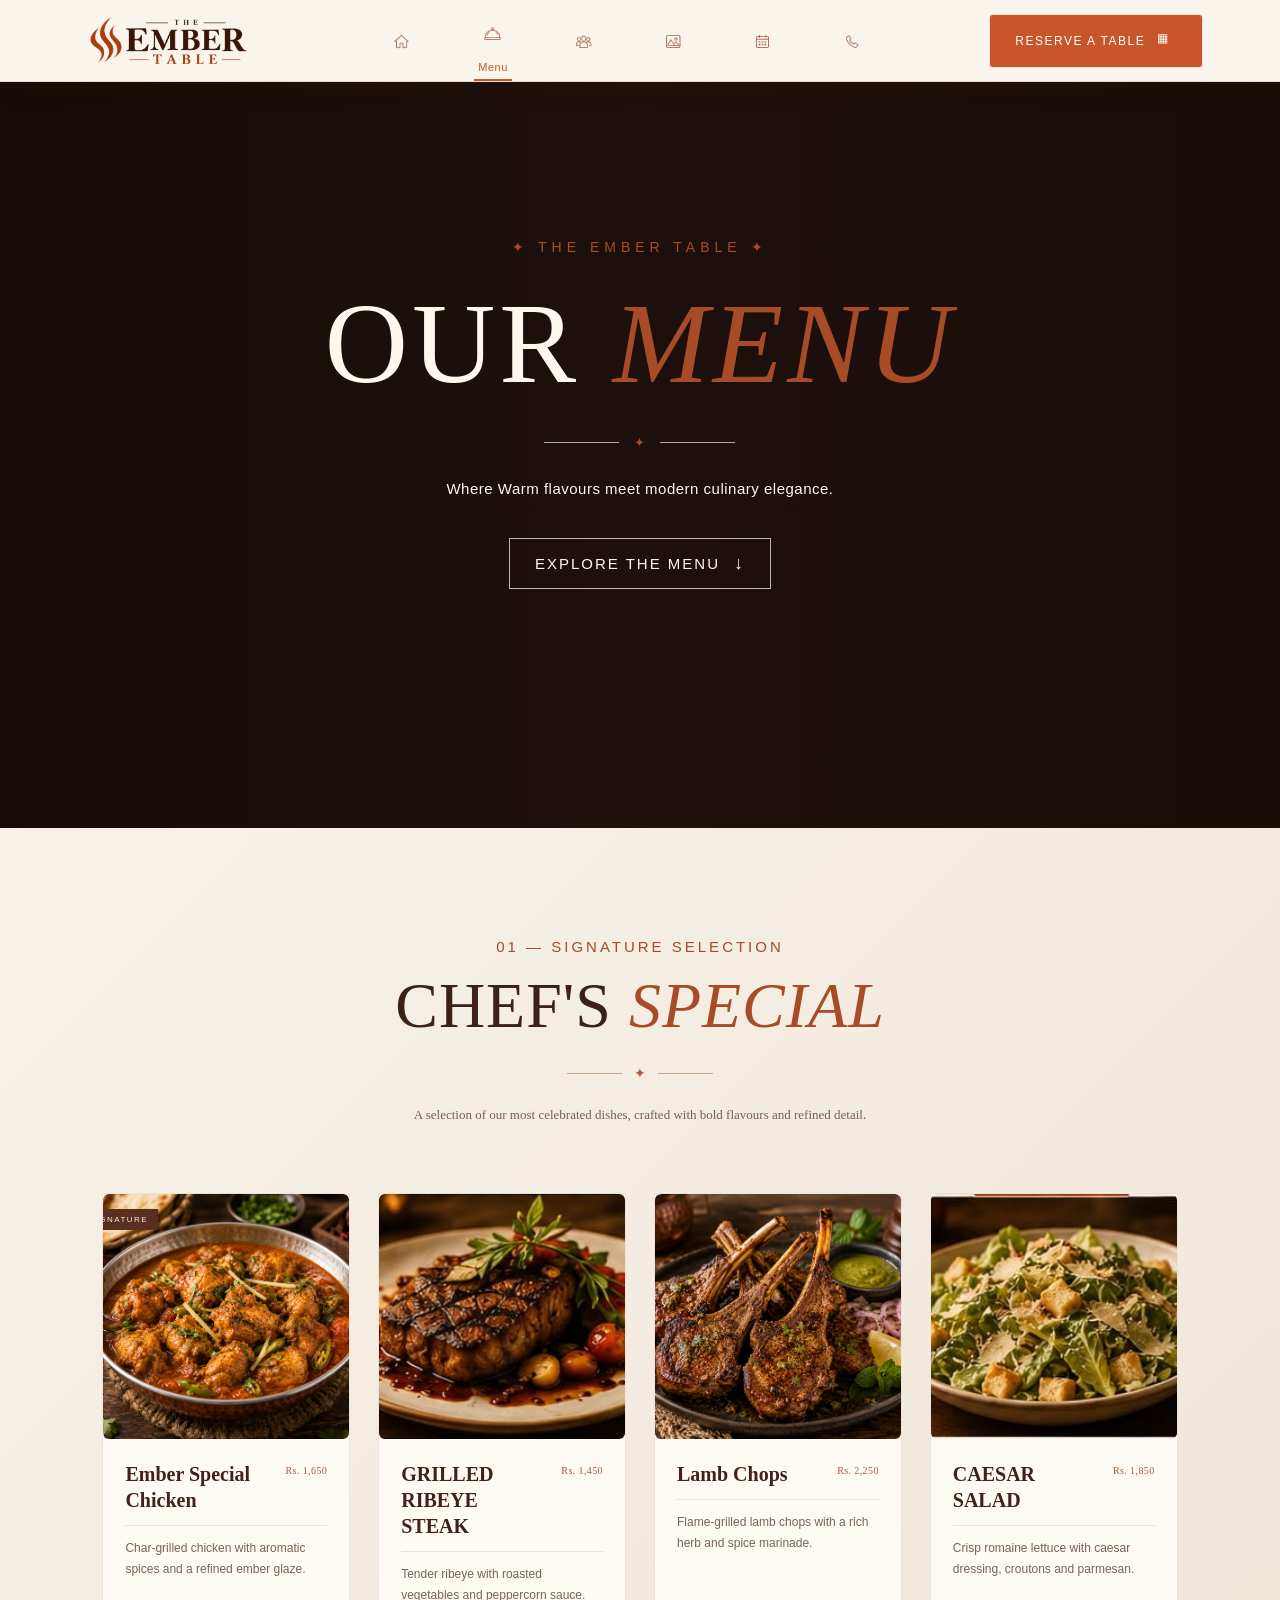
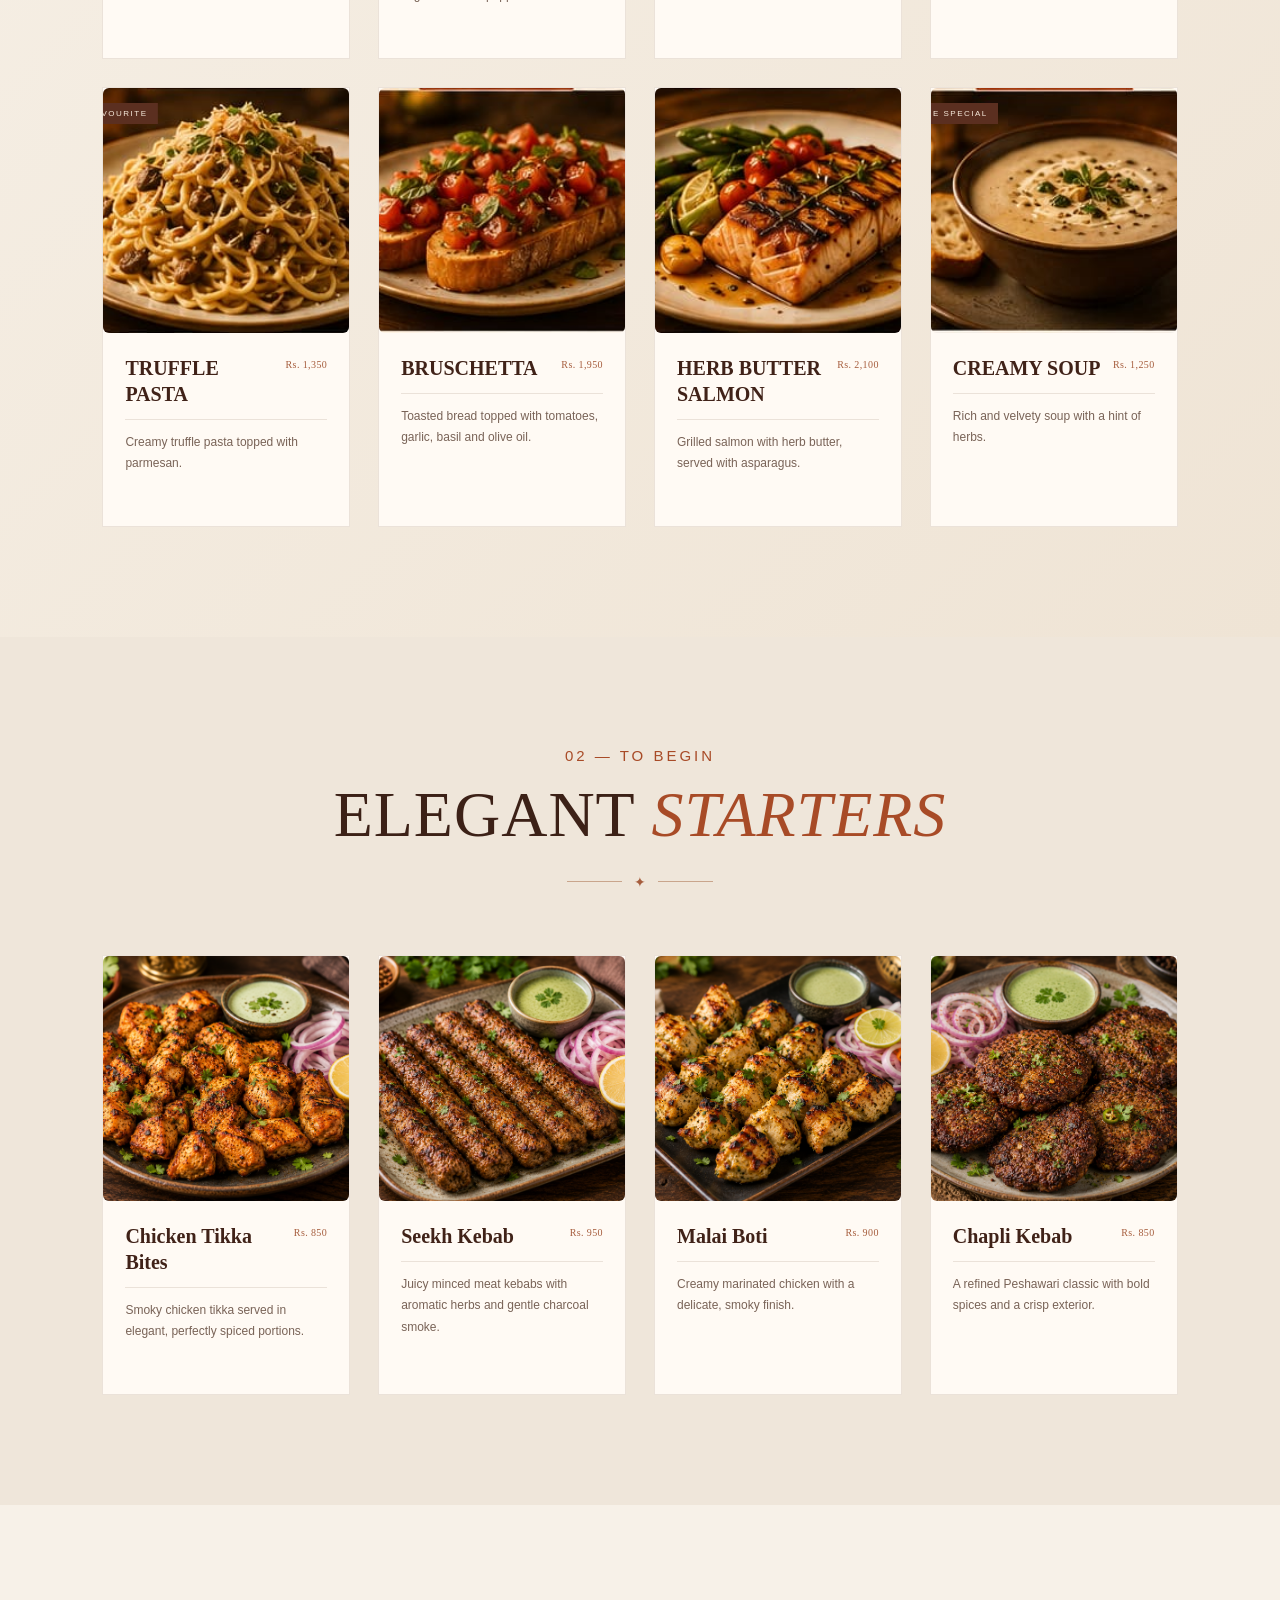
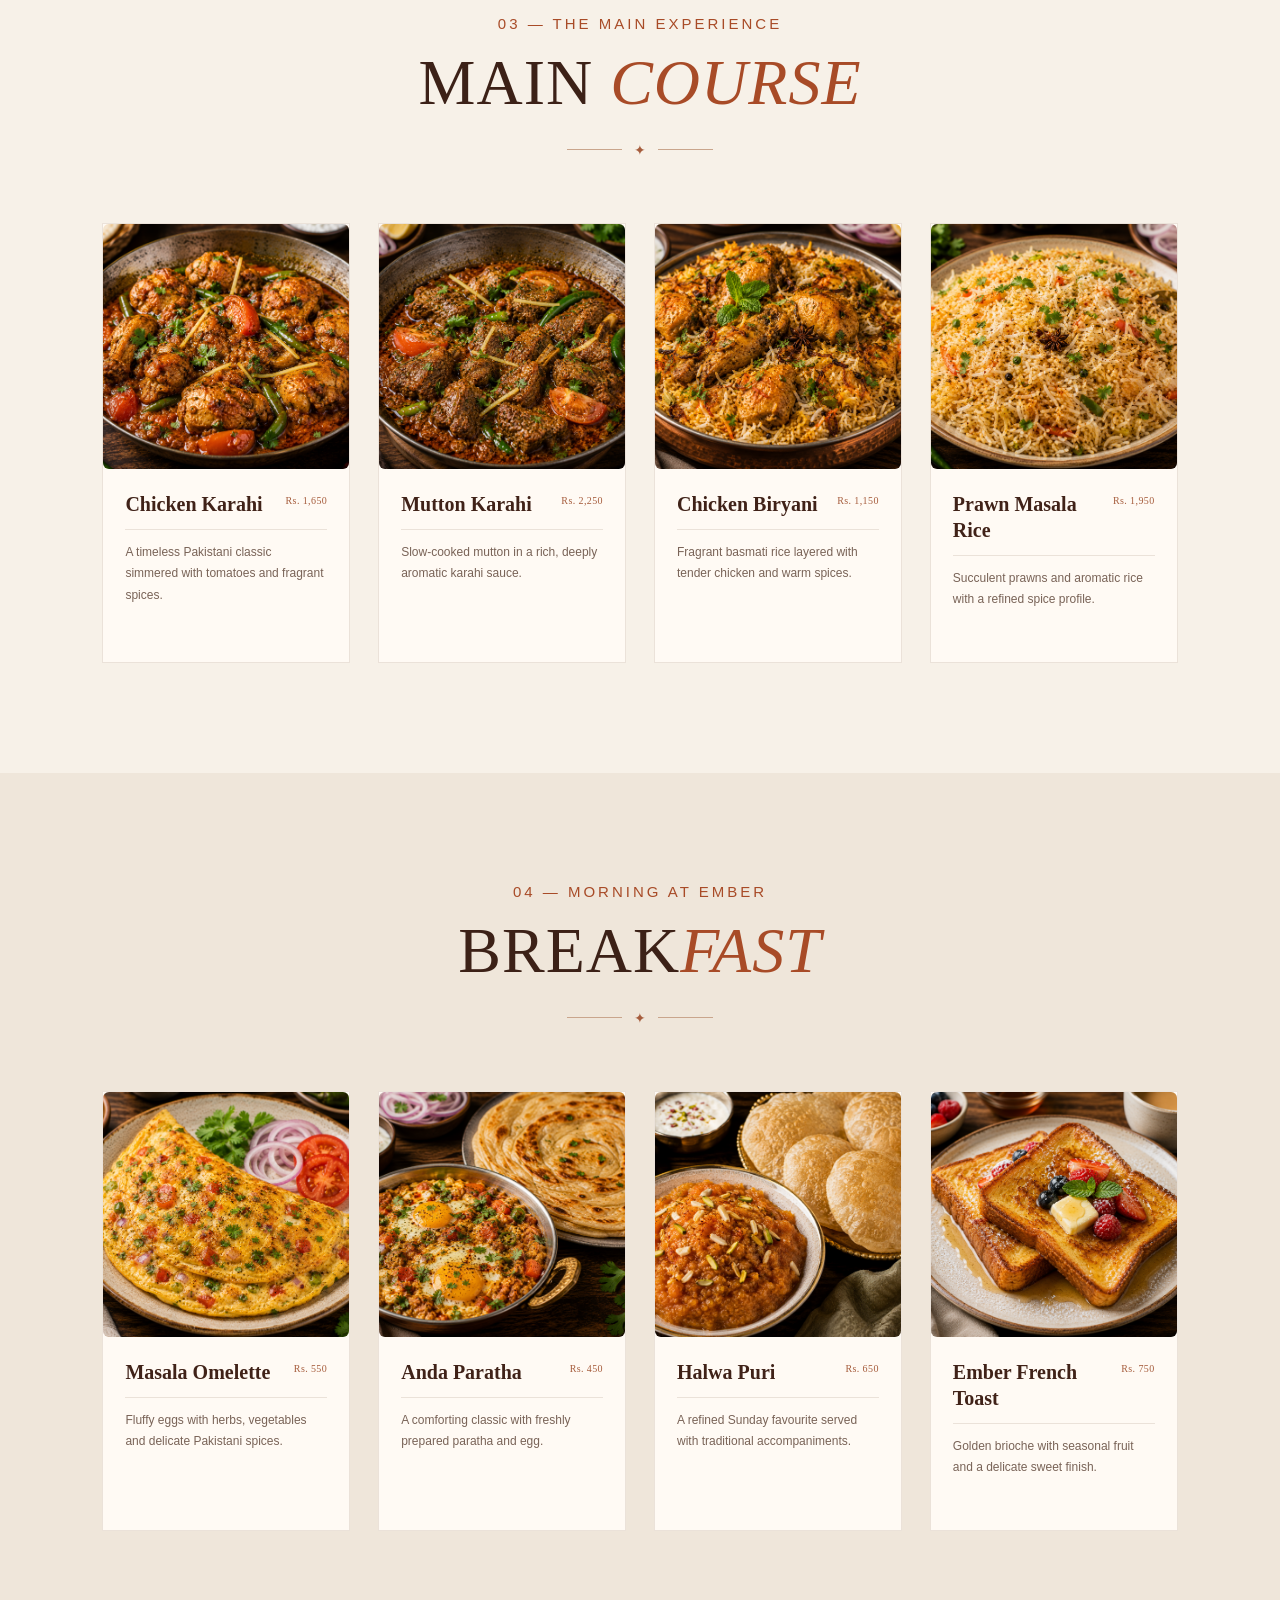
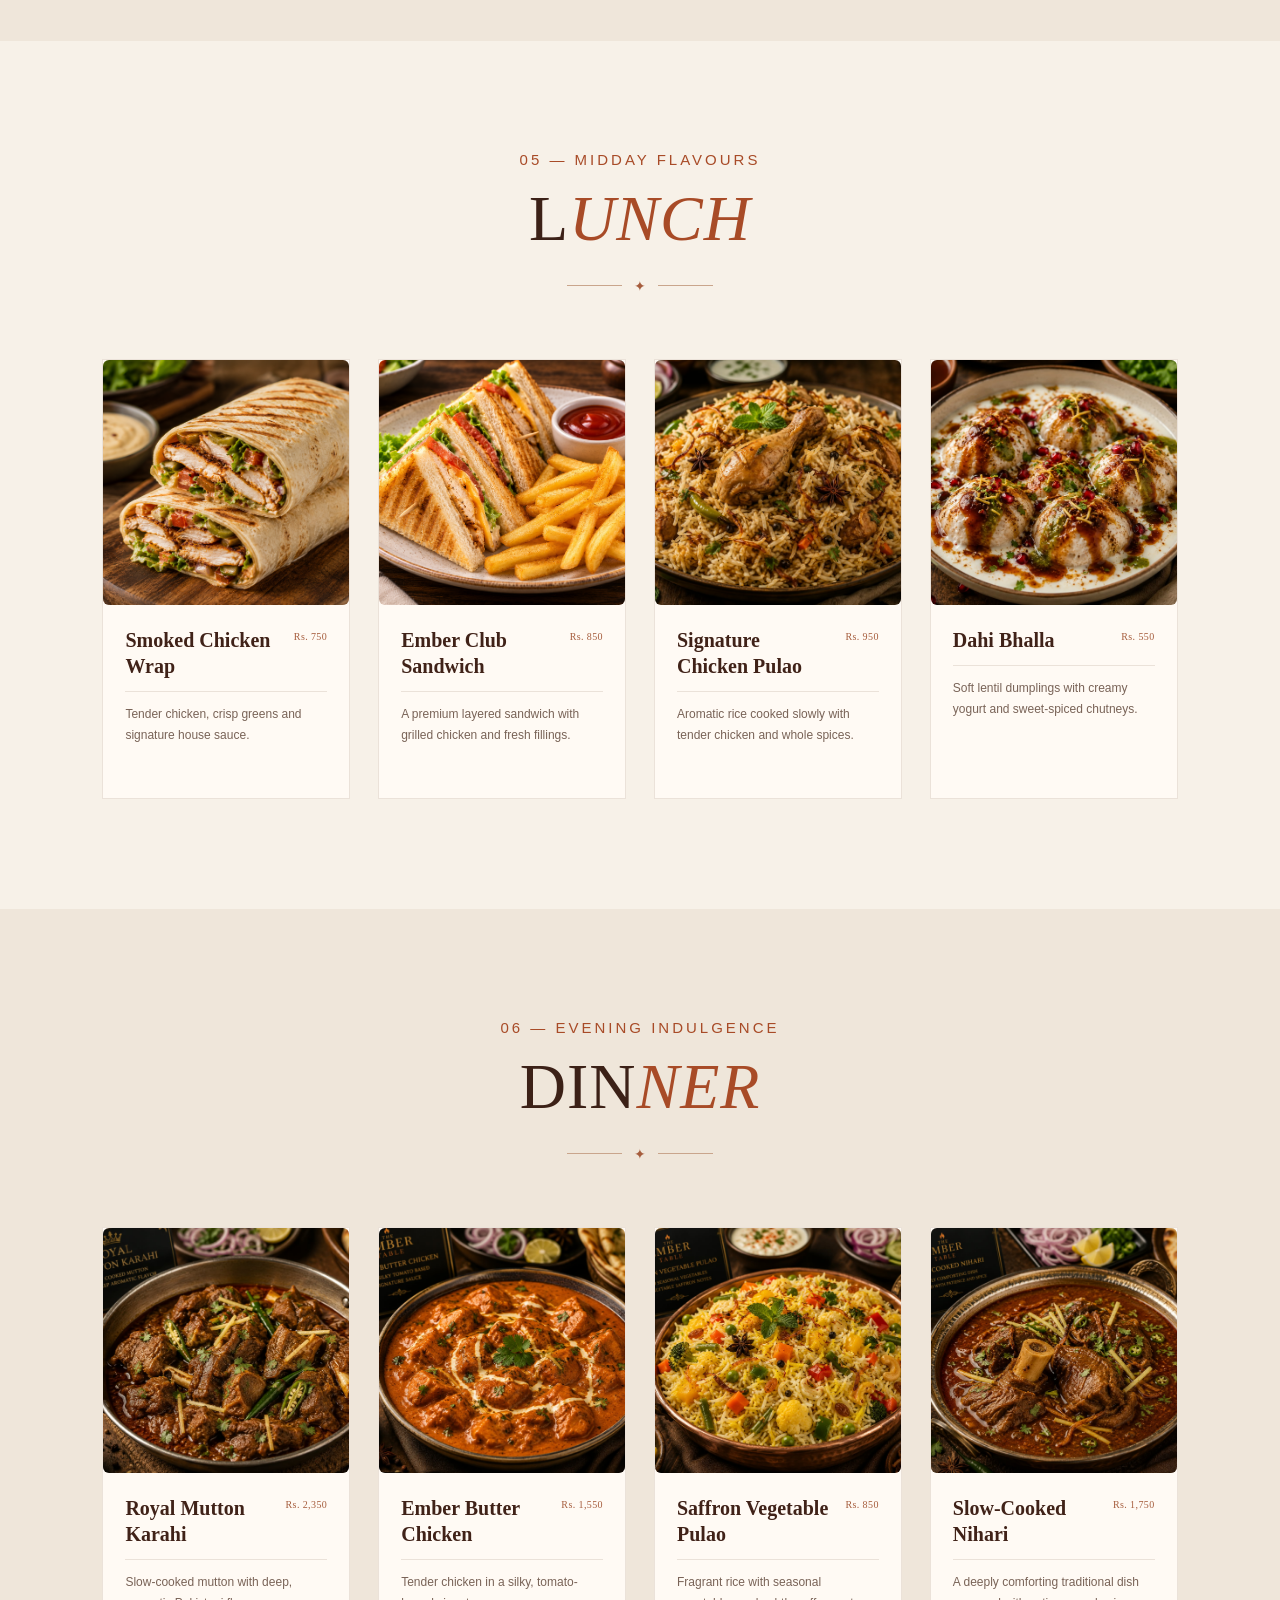
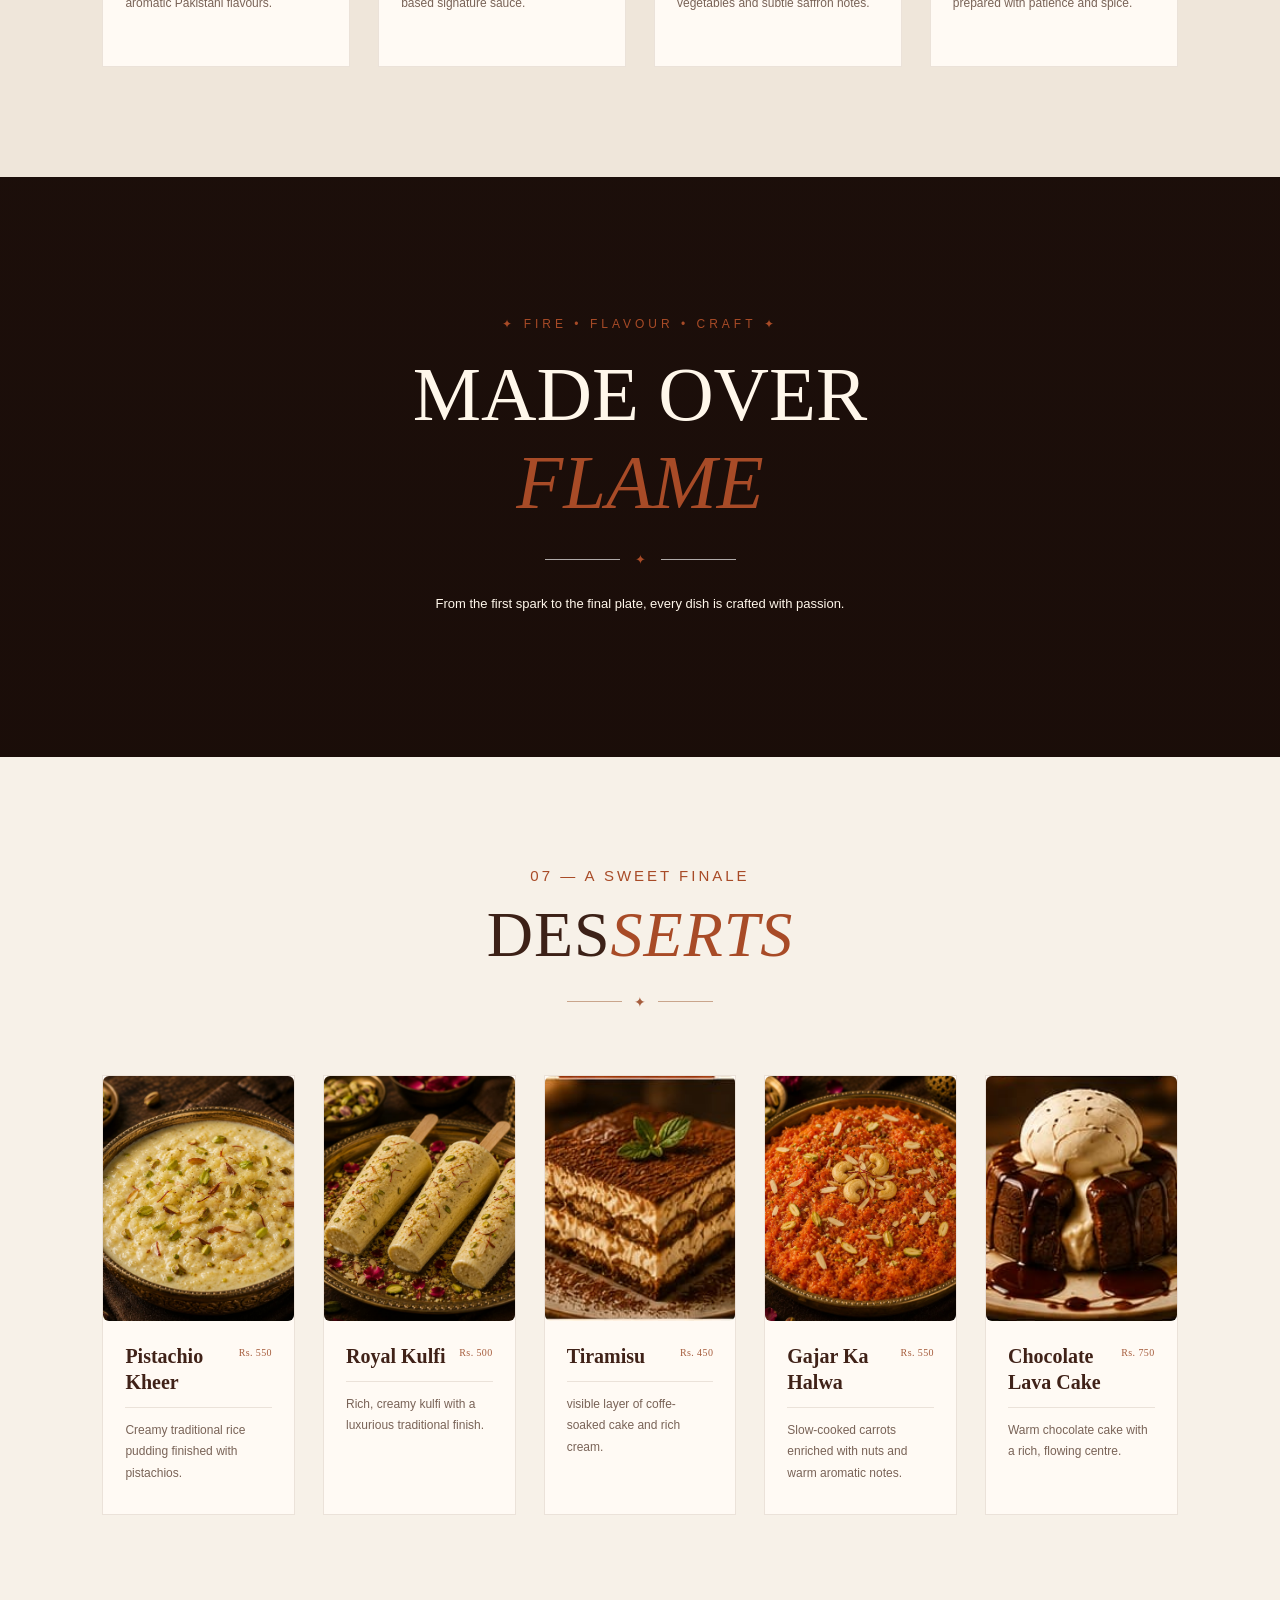
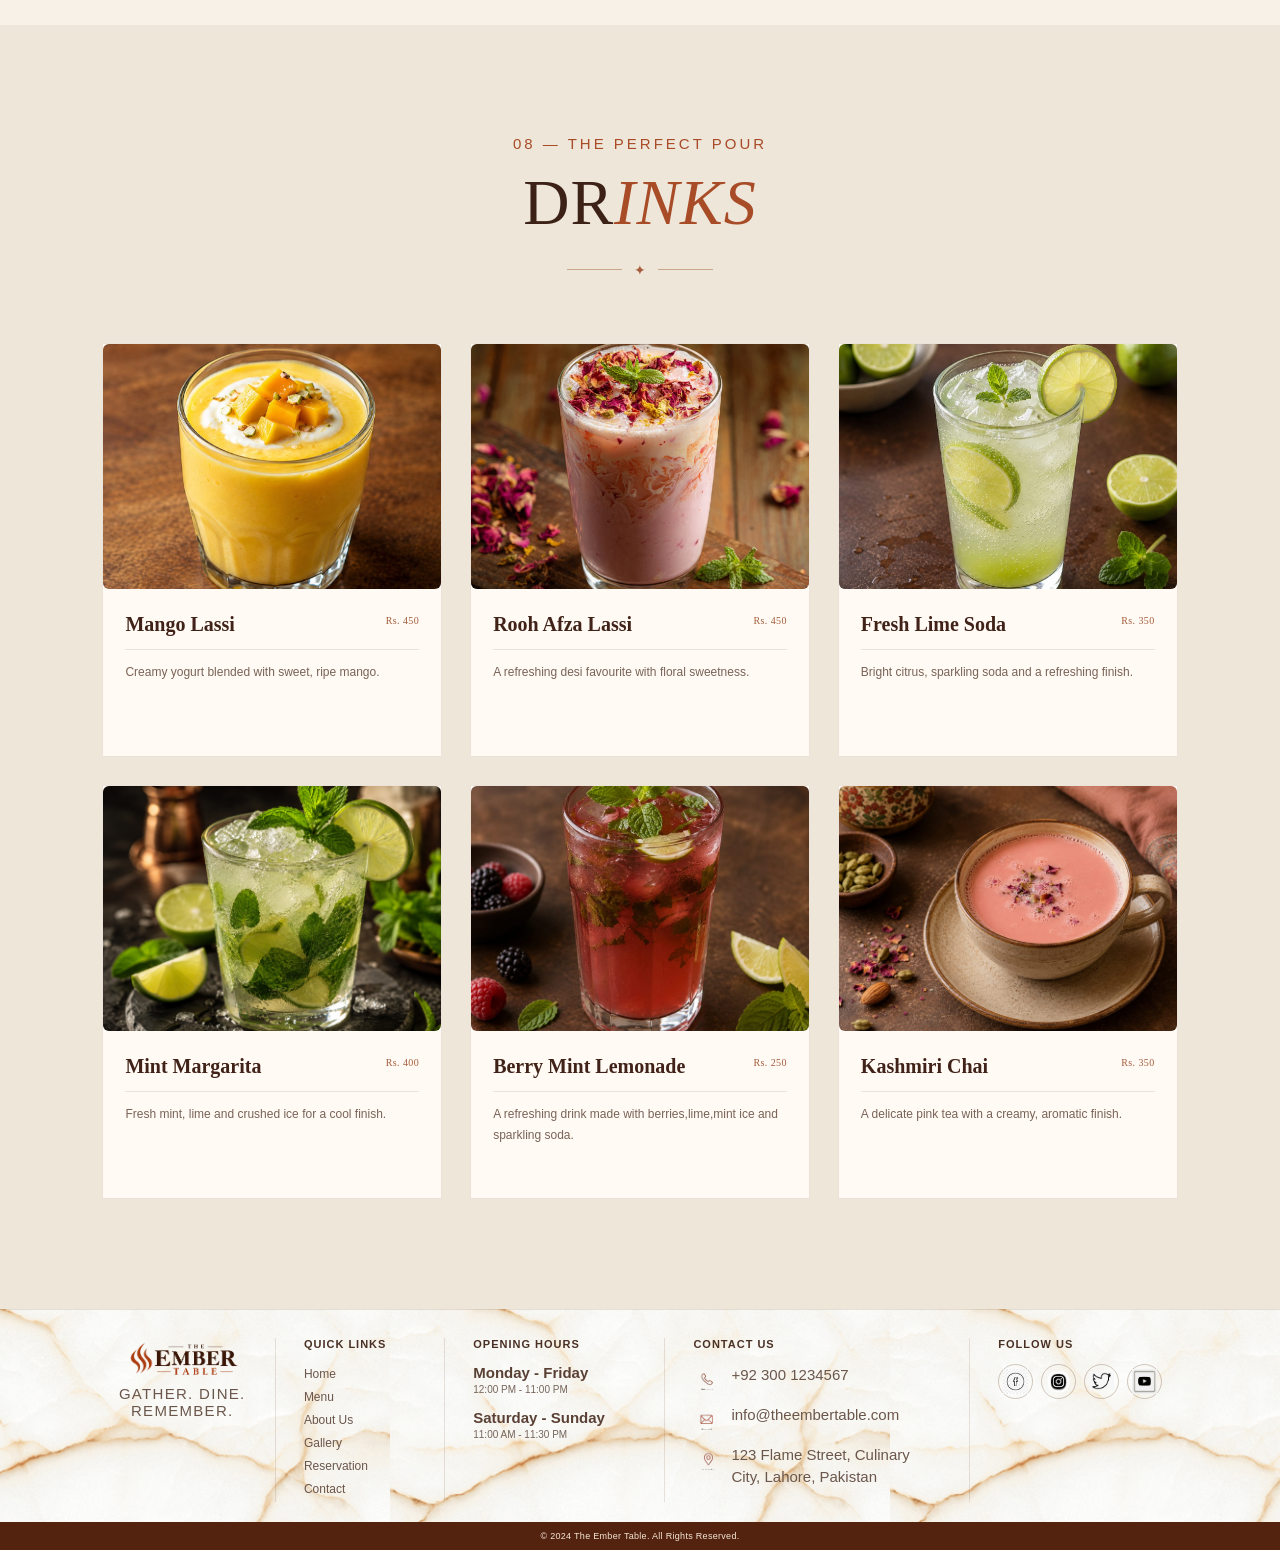
<file: menu.html>
<!DOCTYPE html>
<html lang="en">

<head>
    <meta charset="UTF-8">

    <meta name="viewport" content="width=device-width, initial-scale=1.0">

    <title>Menu | The Ember Table</title>

    <!-- MAIN / EXISTING CSS -->
    <link rel="stylesheet" href="css/style.css">

    <!-- MENU PAGE CSS -->
    <link rel="stylesheet" href="css/menu.css">
<link rel="icon" type="image/png" href="images/flame (2).png">
    <!-- FONTS -->
    <link rel="preconnect" href="https://fonts.googleapis.com">

    <link rel="preconnect"
          href="https://fonts.gstatic.com"
          crossorigin>

    <link href="https://fonts.googleapis.com/css2?family=Playfair+Display:wght@400;500;600;700&family=Poppins:wght@300;400;500;600&display=swap"
          rel="stylesheet">
</head>

<body>


<!-- =========================================
     NAVBAR
========================================= -->

<!-- =========================================
     NAVIGATION
========================================= -->

<header class="navbar">

    <!-- LOGO -->

    <a href="index.html" class="logo">

        <img
            src="images/logo.png"
            alt="The Ember Table"
            class="logo-img"
        >

    </a>


    <!-- NAVIGATION -->

    <nav class="nav">


        <!-- HOME -->

        <a
            href="index.html"
            class="nav-item"
        >

            <img
                src="images 2/home.png"
                class="nav-icon"
                alt="Home"
            >

            <span class="nav-label">
                Home
            </span>

        </a>



        <!-- MENU WITH DROPDOWN -->

        <div class="menu-nav-wrapper">

            <a
                href="menu.html"
                class="nav-item active"
            >

                <img
                    src="images 2/menu.png"
                    class="nav-icon"
                    alt="Menu"
                >

                <span class="nav-label">
                    Menu
                </span>

            </a>


            <!-- MENU DROPDOWN -->

            <div class="menu-dropdown-list">

                <a href="#chefs-special">
                    CHEF'S SPECIAL
                </a>

                <a href="#starters">
                    STARTERS
                </a>

                <a href="#main-course">
                    MAIN COURSE
                </a>

                <a href="#breakfast">
                    BREAKFAST
                </a>

                <a href="#lunch">
                    LUNCH
                </a>

                <a href="#dinner">
                    DINNER
                </a>

                <div class="dropdown-line"></div>

                <a href="#desserts">
                    DESSERTS
                </a>

                <a href="#drinks">
                    DRINKS
                </a>

            </div>

        </div>



        <!-- ABOUT -->

        <a
            href="about.html"
            class="nav-item"
        >

            <img
                src="images 2/about_us.png"
                class="nav-icon"
                alt="About Us"
            >

            <span class="nav-label">
                About Us
            </span>

        </a>



        <!-- GALLERY -->

        <a
            href="gallery.html"
            class="nav-item"
        >

            <img
                src="images 2/gallery.png"
                class="nav-icon"
                alt="Gallery"
            >

            <span class="nav-label">
                Gallery
            </span>

        </a>



        <!-- RESERVATION -->

        <a
            href="reservation.html"
            class="nav-item"
        >

            <img
                src="images 2/reservation.png"
                class="nav-icon"
                alt="Reservation"
            >

            <span class="nav-label">
                Reservation
            </span>

        </a>



        <!-- CONTACT -->

        <a
            href="contact.html"
            class="nav-item"
        >

            <img
                src="images 2/contact.png"
                class="nav-icon"
                alt="Contact"
            >

            <span class="nav-label">
                Contact
            </span>

        </a>

    </nav>



    <!-- RESERVATION BUTTON -->

    <a
        href="reservation.html"
        class="reserve-btn"
    >

        RESERVE A TABLE

        <span class="calendar-symbol">
            ▦
        </span>

    </a>

</header>


<!-- =========================================
     VIDEO HERO
========================================= -->

<section class="menu-video-hero">

    <video autoplay muted loop playsinline>

        <!-- DOWNLOAD YOUR BIRYANI VIDEO AND
             PUT THE FILE NAME HERE -->

        <source src="videos/istockphoto-1502461548-640_adpp_is.mp4"
                type="video/mp4">

    </video>


    <div class="menu-video-overlay"></div>


    <div class="menu-hero-content">

        <p class="menu-eyebrow">
            ✦ THE EMBER TABLE ✦
        </p>


        <h1>
            OUR <span>MENU</span>
        </h1>


        <div class="menu-hero-divider">

            <span></span>

            <i>✦</i>

            <span></span>

        </div>


        <p>
            Where Warm flavours meet
            modern culinary elegance.
        </p>


        <a href="#chefs-special"
           class="menu-scroll-btn">

            EXPLORE THE MENU

            <span>↓</span>

        </a>

    </div>

</section>



<!-- =========================================
     CHEF'S SPECIAL
========================================= -->

<section class="menu-section chefs-menu-section"
         id="chefs-special">


    <div class="menu-heading">

        <p>01 — SIGNATURE SELECTION</p>

        <h2>
            CHEF'S <span>SPECIAL</span>
        </h2>

        <div class="section-divider">

            <span></span>
            <i>✦</i>
            <span></span>

        </div>

        <p class="menu-heading-text">

            A selection of our most celebrated dishes,
            crafted with bold flavours and refined detail.

        </p>

    </div>



    <div class="menu-food-grid chef-grid">


        <!-- CARD 1 -->

        <article class="menu-food-card">

            <div class="food-image">

                <img src="images 3/02-ember-chicken-karahi.png"
                     alt="Ember Special Chicken">

                <span class="food-badge">
                    SIGNATURE
                </span>

            </div>

            <div class="food-content">

                <div class="food-title">

                    <h3>Ember Special Chicken</h3>

                    <span>Rs. 1,650</span>

                </div>

                <p>
                    Char-grilled chicken with aromatic spices
                    and a refined ember glaze.
                </p>

            </div>

        </article>



        <!-- CARD 2 -->

        <article class="menu-food-card">

            <div class="food-image">

                <img src="images/grilled-ribeye-steak.png"
                     alt="GRILLED RIBEYE STEAK">

            </div>

            <div class="food-content">

                <div class="food-title">

                    <h3>GRILLED RIBEYE STEAK</h3>

                    <span>Rs. 1,450</span>

                </div>

                <p>
                   Tender ribeye with roasted vegetables and peppercorn sauce.
                </p>

            </div>

        </article>



        <!-- CARD 3 -->

        <article class="menu-food-card">

            <div class="food-image">

                <img src="images 3/chef-3.jpg"
                     alt="Lamb Chops">

            </div>

            <div class="food-content">

                <div class="food-title">

                    <h3>Lamb Chops</h3>

                    <span>Rs. 2,250</span>

                </div>

                <p>
                    Flame-grilled lamb chops with a rich
                    herb and spice marinade.
                </p>

            </div>

        </article>



        <!-- CARD 4 -->

        <article class="menu-food-card">

            <div class="food-image">

                <img src="images/caesar-salad.png"
                     alt="CAESAR SALAD">

            </div>

            <div class="food-content">

                <div class="food-title">

                    <h3>CAESAR SALAD</h3>

                    <span>Rs. 1,850</span>

                </div>

                <p>
                   Crisp romaine lettuce with caesar dressing, croutons and parmesan.
                </p>

            </div>

        </article>



        <!-- CARD 5 -->

        <article class="menu-food-card">

            <div class="food-image">

                <img src="images/truffle-mushroom-pasta.png"
                     alt="TRUFFLE PASTA">

                <span class="food-badge">
                    FAVOURITE
                </span>

            </div>

            <div class="food-content">

                <div class="food-title">

                    <h3>TRUFFLE PASTA</h3>

                    <span>Rs. 1,350</span>

                </div>

                <p>
                    Creamy truffle pasta topped with parmesan.
                </p>

            </div>

        </article>



        <!-- CARD 6 -->

        <article class="menu-food-card">

            <div class="food-image">

                <img src="images/bruschetta.png"
                     alt="BRUSCHETTA">

            </div>

            <div class="food-content">

                <div class="food-title">

                    <h3>BRUSCHETTA</h3>

                    <span>Rs. 1,950</span>

                </div>

                <p>
                  Toasted bread topped with tomatoes, garlic, basil and olive oil.
                </p>

            </div>

        </article>



        <!-- CARD 7 -->

        <article class="menu-food-card">

            <div class="food-image">

                <img src="images/herb-butter-salmon.png"
                     alt="HERB BUTTER SALMON">

            </div>

            <div class="food-content">

                <div class="food-title">

                    <h3>HERB BUTTER SALMON</h3>

                    <span>Rs. 2,100</span>

                </div>

                <p>
                   Grilled salmon with herb butter, served with asparagus.
                </p>

            </div>

        </article>



        <!-- CARD 8 -->

        <article class="menu-food-card">

            <div class="food-image">

                <img src="images/creamy-mushroom-soup.png"
                     alt="CREAMY SOUP">

                <span class="food-badge">
                    HOUSE SPECIAL
                </span>

            </div>

            <div class="food-content">

                <div class="food-title">

                    <h3>CREAMY SOUP</h3>

                    <span>Rs. 1,250</span>

                </div>

                <p>
                 Rich and velvety soup with a hint of herbs.
                </p>

            </div>

        </article>


    </div>

</section>



<!-- =========================================
     STARTERS
========================================= -->

<section class="menu-section light-menu-section"
         id="starters">

    <div class="menu-heading">

        <p>02 — TO BEGIN</p>

        <h2>
            ELEGANT <span>STARTERS</span>
        </h2>

        <div class="section-divider">

            <span></span>
            <i>✦</i>
            <span></span>

        </div>

    </div>


    <div class="menu-food-grid four-grid">


        <article class="menu-food-card">

            <div class="food-image">
                <img src="images 3/05-chicken-tikka-bites.png"
                     alt="Chicken Tikka Bites">
            </div>

            <div class="food-content">

                <div class="food-title">
                    <h3>Chicken Tikka Bites</h3>
                    <span>Rs. 850</span>
                </div>

                <p>
                    Smoky chicken tikka served in elegant,
                    perfectly spiced portions.
                </p>

            </div>

        </article>


        <article class="menu-food-card">

            <div class="food-image">
                <img src="images 3/06-seekh-kebab.png"
                     alt="Seekh Kebab">
            </div>

            <div class="food-content">

                <div class="food-title">
                    <h3>Seekh Kebab</h3>
                    <span>Rs. 950</span>
                </div>

                <p>
                    Juicy minced meat kebabs with aromatic
                    herbs and gentle charcoal smoke.
                </p>

            </div>

        </article>


        <article class="menu-food-card">

            <div class="food-image">
                <img src="images 3/chef-2.jpg"
                     alt="Malai Boti">
            </div>

            <div class="food-content">

                <div class="food-title">
                    <h3>Malai Boti</h3>
                    <span>Rs. 900</span>
                </div>

                <p>
                    Creamy marinated chicken with a delicate,
                    smoky finish.
                </p>

            </div>

        </article>


        <article class="menu-food-card">

            <div class="food-image">
                <img src="images 3/08-chapli-kebab.png"
                     alt="Chapli Kebab">
            </div>

            <div class="food-content">

                <div class="food-title">
                    <h3>Chapli Kebab</h3>
                    <span>Rs. 850</span>
                </div>

                <p>
                    A refined Peshawari classic with bold
                    spices and a crisp exterior.
                </p>

            </div>

        </article>

    </div>

</section>



<!-- =========================================
     MAIN COURSE
========================================= -->

<section class="menu-section"
         id="main-course">

    <div class="menu-heading">

        <p>03 — THE MAIN EXPERIENCE</p>

        <h2>
            MAIN <span>COURSE</span>
        </h2>

        <div class="section-divider">

            <span></span>
            <i>✦</i>
            <span></span>

        </div>

    </div>


    <div class="menu-food-grid four-grid">


        <article class="menu-food-card">

            <div class="food-image">
                <img src="images 3/09-chicken-karahi.png"
                     alt="Chicken Karahi">
            </div>

            <div class="food-content">

                <div class="food-title">
                    <h3>Chicken Karahi</h3>
                    <span>Rs. 1,650</span>
                </div>

                <p>
                    A timeless Pakistani classic simmered
                    with tomatoes and fragrant spices.
                </p>

            </div>

        </article>


        <article class="menu-food-card">

            <div class="food-image">
                <img src="images 3/10-mutton-karahi.png"
                     alt="Mutton Karahi">
            </div>

            <div class="food-content">

                <div class="food-title">
                    <h3>Mutton Karahi</h3>
                    <span>Rs. 2,250</span>
                </div>

                <p>
                    Slow-cooked mutton in a rich,
                    deeply aromatic karahi sauce.
                </p>

            </div>

        </article>


        <article class="menu-food-card">

            <div class="food-image">
                <img src="images 3/11-chicken-biryani.png"
                     alt="Chicken Biryani">
            </div>

            <div class="food-content">

                <div class="food-title">
                    <h3>Chicken Biryani</h3>
                    <span>Rs. 1,150</span>
                </div>

                <p>
                    Fragrant basmati rice layered with
                    tender chicken and warm spices.
                </p>

            </div>

        </article>


        <article class="menu-food-card">

            <div class="food-image">
                <img src="images 3/12-spicy-prawn-masala-rice.png"
                     alt="Spicy Prawn Masala Rice">
            </div>

            <div class="food-content">

                <div class="food-title">
                    <h3>Prawn Masala Rice</h3>
                    <span>Rs. 1,950</span>
                </div>

                <p>
                    Succulent prawns and aromatic rice
                    with a refined spice profile.
                </p>

            </div>

        </article>

    </div>

</section>



<!-- =========================================
     BREAKFAST
========================================= -->

<section class="menu-section light-menu-section"
         id="breakfast">

    <div class="menu-heading">

        <p>04 — MORNING AT EMBER</p>

        <h2>
            BREAK<span>FAST</span>
        </h2>

        <div class="section-divider">

            <span></span>
            <i>✦</i>
            <span></span>

        </div>

    </div>


    <div class="menu-food-grid four-grid">


        <article class="menu-food-card">

            <div class="food-image">
                <img src="images 3/09-masala-omelette.png"
                     alt="Masala Omelette">
            </div>

            <div class="food-content">

                <div class="food-title">
                    <h3>Masala Omelette</h3>
                    <span>Rs. 550</span>
                </div>

                <p>
                    Fluffy eggs with herbs, vegetables
                    and delicate Pakistani spices.
                </p>

            </div>

        </article>


        <article class="menu-food-card">

            <div class="food-image">
                <img src="images 3/10-anda-paratha.png"
                     alt="Anda Paratha">
            </div>

            <div class="food-content">

                <div class="food-title">
                    <h3>Anda Paratha</h3>
                    <span>Rs. 450</span>
                </div>

                <p>
                    A comforting classic with freshly
                    prepared paratha and egg.
                </p>

            </div>

        </article>


        <article class="menu-food-card">

            <div class="food-image">
                <img src="images 3/11-halva-puri.png"
                     alt="Halwa Puri">
            </div>

            <div class="food-content">

                <div class="food-title">
                    <h3>Halwa Puri</h3>
                    <span>Rs. 650</span>
                </div>

                <p>
                    A refined Sunday favourite served
                    with traditional accompaniments.
                </p>

            </div>

        </article>


        <article class="menu-food-card">

            <div class="food-image">
                <img src="images 3/12-french-toast.png"
                     alt="French Toast">
            </div>

            <div class="food-content">

                <div class="food-title">
                    <h3>Ember French Toast</h3>
                    <span>Rs. 750</span>
                </div>

                <p>
                    Golden brioche with seasonal fruit
                    and a delicate sweet finish.
                </p>

            </div>

        </article>

    </div>

</section>



<!-- =========================================
     LUNCH
========================================= -->

<section class="menu-section"
         id="lunch">

    <div class="menu-heading">

        <p>05 — MIDDAY FLAVOURS</p>

        <h2>
            L<span>UNCH</span>
        </h2>

        <div class="section-divider">

            <span></span>
            <i>✦</i>
            <span></span>

        </div>

    </div>


    <div class="menu-food-grid four-grid">

        <article class="menu-food-card">

            <div class="food-image">
                <img src="images 3/13-chicken-wrap.png"
                     alt="Chicken Wrap">
            </div>

            <div class="food-content">

                <div class="food-title">
                    <h3>Smoked Chicken Wrap</h3>
                    <span>Rs. 750</span>
                </div>

                <p>
                    Tender chicken, crisp greens and
                    signature house sauce.
                </p>

            </div>

        </article>


        <article class="menu-food-card">

            <div class="food-image">
                <img src="images 3/14-club-sandwich.png"
                     alt="Club Sandwich">
            </div>

            <div class="food-content">

                <div class="food-title">
                    <h3>Ember Club Sandwich</h3>
                    <span>Rs. 850</span>
                </div>

                <p>
                    A premium layered sandwich with
                    grilled chicken and fresh fillings.
                </p>

            </div>

        </article>


        <article class="menu-food-card">

            <div class="food-image">
                <img src="images 3/15-chicken-pulao.png"
                     alt="Chicken Pulao">
            </div>

            <div class="food-content">

                <div class="food-title">
                    <h3>Signature Chicken Pulao</h3>
                    <span>Rs. 950</span>
                </div>

                <p>
                    Aromatic rice cooked slowly with
                    tender chicken and whole spices.
                </p>

            </div>

        </article>


        <article class="menu-food-card">

            <div class="food-image">
                <img src="images 3/16-dahi-bhalla.png"
                     alt="Dahi Bhalla">
            </div>

            <div class="food-content">

                <div class="food-title">
                    <h3>Dahi Bhalla</h3>
                    <span>Rs. 550</span>
                </div>

                <p>
                    Soft lentil dumplings with creamy
                    yogurt and sweet-spiced chutneys.
                </p>

            </div>

        </article>

    </div>

</section>



<!-- =========================================
     DINNER
========================================= -->

<section class="menu-section light-menu-section"
         id="dinner">

    <div class="menu-heading">

        <p>06 — EVENING INDULGENCE</p>

        <h2>
            DIN<span>NER</span>
        </h2>

        <div class="section-divider">

            <span></span>
            <i>✦</i>
            <span></span>

        </div>

    </div>


    <div class="menu-food-grid four-grid">


        <article class="menu-food-card">

            <div class="food-image">
                <img src="images 3/17-mutton-karahi.png"
                     alt="Mutton Karahi">
            </div>

            <div class="food-content">

                <div class="food-title">
                    <h3>Royal Mutton Karahi</h3>
                    <span>Rs. 2,350</span>
                </div>

                <p>
                    Slow-cooked mutton with deep,
                    aromatic Pakistani flavours.
                </p>

            </div>

        </article>


        <article class="menu-food-card">

            <div class="food-image">
                <img src="images 3/18-butter-chicken.png"
                     alt="Butter Chicken">
            </div>

            <div class="food-content">

                <div class="food-title">
                    <h3>Ember Butter Chicken</h3>
                    <span>Rs. 1,550</span>
                </div>

                <p>
                    Tender chicken in a silky,
                    tomato-based signature sauce.
                </p>

            </div>

        </article>


        <article class="menu-food-card">

            <div class="food-image">
                <img src="images 3/19-veg-pulao.png"
                     alt="Vegetable Pulao">
            </div>

            <div class="food-content">

                <div class="food-title">
                    <h3>Saffron Vegetable Pulao</h3>
                    <span>Rs. 850</span>
                </div>

                <p>
                    Fragrant rice with seasonal vegetables
                    and subtle saffron notes.
                </p>

            </div>

        </article>


        <article class="menu-food-card">

            <div class="food-image">
                <img src="images 3/20-nihari.png"
                     alt="Nihari">
            </div>

            <div class="food-content">

                <div class="food-title">
                    <h3>Slow-Cooked Nihari</h3>
                    <span>Rs. 1,750</span>
                </div>

                <p>
                    A deeply comforting traditional dish
                    prepared with patience and spice.
                </p>

            </div>

        </article>

    </div>

</section>



<!-- =========================================
     SECOND VIDEO SECTION
========================================= -->

<section class="menu-cinematic-section">

    <video autoplay muted loop playsinline>

        <source src="videos/istockphoto-2151127858-640_adpp_is.mp4"
                type="video/mp4">

    </video>


    <div class="cinematic-overlay"></div>


    <div class="cinematic-content">

        <p>✦ FIRE • FLAVOUR • CRAFT ✦</p>

        <h2>
            MADE OVER <span>FLAME</span>
        </h2>

        <div class="menu-hero-divider">

            <span></span>
            <i>✦</i>
            <span></span>
        </div>

        <p class="cinematic-text">

            From the first spark to the final plate,
            every dish is crafted with passion.

        </p>

    </div>

</section>



<!-- =========================================
     DESSERTS
========================================= -->

<section class="menu-section"
         id="desserts">

    <div class="menu-heading">

        <p>07 — A SWEET FINALE</p>

        <h2>
            DES<span>SERTS</span>
        </h2>

        <div class="section-divider">

            <span></span>
            <i>✦</i>
            <span></span>

        </div>

    </div>


    <div class="menu-food-grid dessert-grid">


        <article class="menu-food-card">

            <div class="food-image">
                <img src="images 3/21-pistachio-kheer.png"
                     alt="Pistachio Kheer">
            </div>

            <div class="food-content">

                <div class="food-title">
                    <h3>Pistachio Kheer</h3>
                    <span>Rs. 550</span>
                </div>

                <p>
                    Creamy traditional rice pudding
                    finished with pistachios.
                </p>

            </div>

        </article>


        <article class="menu-food-card">

            <div class="food-image">
                <img src="images 3/22-royal-kulfi.png"
                     alt="Royal Kulfi">
            </div>

            <div class="food-content">

                <div class="food-title">
                    <h3>Royal Kulfi</h3>
                    <span>Rs. 500</span>
                </div>

                <p>
                    Rich, creamy kulfi with a luxurious
                    traditional finish.
                </p>

            </div>

        </article>


        <article class="menu-food-card">

            <div class="food-image">
                <img src="images/tiramisu.png"
                     alt="Gulab Jamun">
            </div>

            <div class="food-content">

                <div class="food-title">
                    <h3>Tiramisu</h3>
                    <span>Rs. 450</span>
                </div>

                <p>
                    visible layer of coffe-soaked cake and rich cream.
                </p>

            </div>

        </article>


        <article class="menu-food-card">

            <div class="food-image">
                <img src="images 3/24-gajar-ka-halwa.png"
                     alt="Gajar Ka Halwa">
            </div>

            <div class="food-content">

                <div class="food-title">
                    <h3>Gajar Ka Halwa</h3>
                    <span>Rs. 550</span>
                </div>

                <p>
                    Slow-cooked carrots enriched with
                    nuts and warm aromatic notes.
                </p>

            </div>

        </article>


        <article class="menu-food-card">

            <div class="food-image">
                <img src="images/chocolate-lava-cake.png"
                     alt="Chocolate Lava Cake">
            </div>

            <div class="food-content">

                <div class="food-title">
                    <h3>Chocolate Lava Cake</h3>
                    <span>Rs. 750</span>
                </div>

                <p>
                    Warm chocolate cake with a rich,
                    flowing centre.
                </p>

            </div>

        </article>

    </div>

</section>



<!-- =========================================
     DRINKS
========================================= -->

<section class="menu-section light-menu-section"
         id="drinks">

    <div class="menu-heading">

        <p>08 — THE PERFECT POUR</p>

        <h2>
            DR<span>INKS</span>
        </h2>

        <div class="section-divider">

            <span></span>
            <i>✦</i>
            <span></span>

        </div>

    </div>


    <div class="menu-food-grid drinks-grid">


        <article class="menu-food-card">

            <div class="food-image">
                <img src="images 3/26-mango-lassi.png"
                     alt="Mango Lassi">
            </div>

            <div class="food-content">

                <div class="food-title">
                    <h3>Mango Lassi</h3>
                    <span>Rs. 450</span>
                </div>

                <p>
                    Creamy yogurt blended with sweet,
                    ripe mango.
                </p>

            </div>

        </article>


        <article class="menu-food-card">

            <div class="food-image">
                <img src="images 3/27-rooh-afza-lassi.png"
                     alt="Rooh Afza Lassi">
            </div>

            <div class="food-content">

                <div class="food-title">
                    <h3>Rooh Afza Lassi</h3>
                    <span>Rs. 450</span>
                </div>

                <p>
                    A refreshing desi favourite with
                    floral sweetness.
                </p>

            </div>

        </article>


        <article class="menu-food-card">

            <div class="food-image">
                <img src="images 3/28-lemon-soda.png"
                     alt="Fresh Lime Soda">
            </div>

            <div class="food-content">

                <div class="food-title">
                    <h3>Fresh Lime Soda</h3>
                    <span>Rs. 350</span>
                </div>

                <p>
                    Bright citrus, sparkling soda
                    and a refreshing finish.
                </p>

            </div>

        </article>


        <article class="menu-food-card">

            <div class="food-image">
                <img src="images 3/29-mint-margarita.png"
                     alt="Mint Margarita">
            </div>

            <div class="food-content">

                <div class="food-title">
                    <h3>Mint Margarita</h3>
                    <span>Rs. 400</span>
                </div>

                <p>
                    Fresh mint, lime and crushed ice
                    for a cool finish.
                </p>

            </div>

        </article>


        <article class="menu-food-card">

            <div class="food-image">
                <img src="images 3/30-karak-chai.png"
                     alt="Berry Mint Lemonade">
            </div>

            <div class="food-content">

                <div class="food-title">
                    <h3>Berry Mint Lemonade</h3>
                    <span>Rs. 250</span>
                </div>

                <p>
                    A refreshing drink made with berries,lime,mint ice and sparkling soda.
                </p>

            </div>

        </article>


        <article class="menu-food-card">

            <div class="food-image">
                <img src="images 3/31-kashmiri-chai.png"
                     alt="Kashmiri Chai">
            </div>

            <div class="food-content">

                <div class="food-title">
                    <h3>Kashmiri Chai</h3>
                    <span>Rs. 350</span>
                </div>

                <p>
                    A delicate pink tea with a creamy,
                    aromatic finish.
                </p>

            </div>

        </article>

    </div>

</section>


</body>
</html>
<!-- =========================
     FOOTER
========================= -->

<footer class="site-footer">

    <div class="footer-main">

        <!-- LOGO -->
        <div class="footer-column footer-logo">

            <img src="images/logo.png"
                 alt="The Ember Table"
                 class="footer-logo-image">

            <p>GATHER. DINE. REMEMBER.</p>

        </div>


        <!-- QUICK LINKS -->
        <div class="footer-column">

            <h4>QUICK LINKS</h4>

            <ul class="footer-links">
                <li><a href="#home">Home</a></li>
                <li><a href="#menu">Menu</a></li>
                <li><a href="#about">About Us</a></li>
                <li><a href="#gallery">Gallery</a></li>
                <li><a href="#reservation">Reservation</a></li>
                <li><a href="#contact">Contact</a></li>
            </ul>

        </div>


        <!-- OPENING HOURS -->
        <div class="footer-column">

            <h4>OPENING HOURS</h4>

            <div class="footer-hours">

                <div>
                    <strong>Monday - Friday</strong>
                    <span>12:00 PM - 11:00 PM</span>
                </div>

                <div>
                    <strong>Saturday - Sunday</strong>
                    <span>11:00 AM - 11:30 PM</span>
                </div>

            </div>

        </div>


        <!-- CONTACT -->
        <div class="footer-column" id="contact">

            <h4>CONTACT US</h4>

            <div class="contact-item">

                <img src="images 2/phone.png"
                     alt=""
                     class="footer-contact-icon">

                <span>+92 300 1234567</span>

            </div>


            <div class="contact-item">

                <img src="images 2/email.png"
                     alt=""
                     class="footer-contact-icon">

                <span>info@theembertable.com</span>

            </div>


            <div class="contact-item">

                <img src="images 2/location.png"
                     alt=""
                     class="footer-contact-icon">

                <span>
                    123 Flame Street, Culinary City,
                    Lahore, Pakistan
                </span>

            </div>

        </div>


        <!-- FOLLOW US -->
        <div class="footer-column footer-social">

            <h4>FOLLOW US</h4>

            <div class="social-icons">

                <a href="#">
                    <img src="images 2/Facebook.png"
                         alt="Facebook">
                </a>

                <a href="#">
                    <img src="images 2/insta.webp"
                         alt="Instagram">
                </a>

                <a href="#">
                    <img src="images 2/twit.png"
                         alt="Twitter">
                </a>

                <a href="#">
                    <img src="images 2/youtube.jpeg"
                         alt="YouTube">
                </a>

            </div>

        </div>

    </div>


    <!-- COPYRIGHT -->
    <div class="footer-bottom">

        <p>
            © 2024 The Ember Table. All Rights Reserved.
        </p>

    </div>

</footer>
</file>
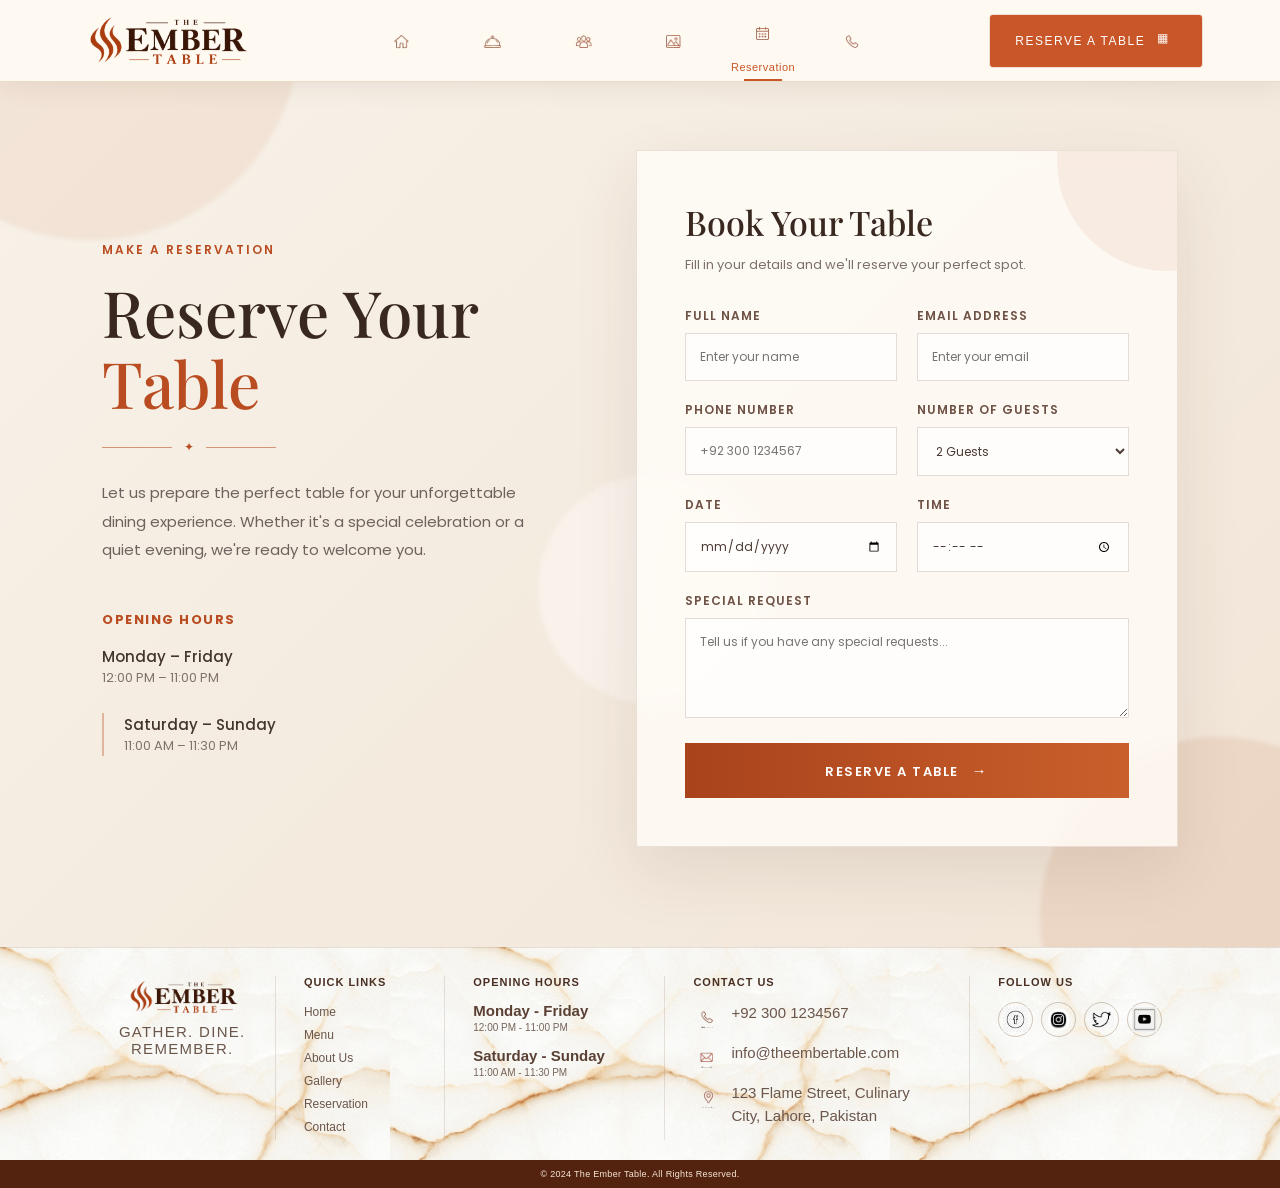
<file: reservation.html>
<!DOCTYPE html>
<html lang="en">

<head>

    <meta charset="UTF-8">

    <meta
        name="viewport"
        content="width=device-width, initial-scale=1.0"
    >

    <title>Reservation | The Ember Table</title>


    <!-- MAIN WEBSITE CSS -->
    <link
        rel="stylesheet"
        href="css/style.css"
    >


    <!-- RESERVATION PAGE CSS -->
    <link
        rel="stylesheet"
        href="css/reserve.css"
    >

<link rel="icon" type="image/png" href="images/flame (2).png">
    <!-- GOOGLE FONTS -->
    <link
        rel="preconnect"
        href="https://fonts.googleapis.com"
    >

    <link
        rel="preconnect"
        href="https://fonts.gstatic.com"
        crossorigin
    >

    <link
        href="https://fonts.googleapis.com/css2?family=Playfair+Display:wght@400;500;600;700&family=Poppins:wght@300;400;500;600&display=swap"
        rel="stylesheet"
    >

</head>


<body>


    <!-- =========================================
         NAVIGATION
    ========================================== -->

    <header class="navbar">


        <!-- LOGO -->

        <a
            href="index.html"
            class="logo"
        >

            <img
                src="images/logo.png"
                alt="The Ember Table"
                class="logo-img"
            >

        </a>



        <!-- NAVIGATION LINKS -->

        <nav class="nav">


            <!-- HOME -->

            <a
                href="index.html"
                class="nav-item"
            >

                <img
                    src="images 2/home.png"
                    class="nav-icon"
                    alt="Home"
                >

                <span class="nav-label">
                    Home
                </span>

            </a>



            <!-- MENU -->

            <a
                href="menu.html"
                class="nav-item"
            >

                <img
                    src="images 2/menu.png"
                    class="nav-icon"
                    alt="Menu"
                >

                <span class="nav-label">
                    Menu
                </span>

            </a>



            <!-- ABOUT US -->

            <a
                href="about.html"
                class="nav-item"
            >

                <img
                    src="images 2/about_us.png"
                    class="nav-icon"
                    alt="About Us"
                >

                <span class="nav-label">
                    About Us
                </span>

            </a>



            <!-- GALLERY -->

            <a
                href="gallery.html"
                class="nav-item"
            >

                <img
                    src="images 2/gallery.png"
                    class="nav-icon"
                    alt="Gallery"
                >

                <span class="nav-label">
                    Gallery
                </span>

            </a>



            <!-- RESERVATION -->

            <a
                href="reservation.html"
                class="nav-item active"
            >

                <img
                    src="images 2/reservation.png"
                    class="nav-icon"
                    alt="Reservation"
                >

                <span class="nav-label">
                    Reservation
                </span>

            </a>



            <!-- CONTACT -->

            <a
                href="contact.html"
                class="nav-item"
            >

                <img
                    src="images 2/contact.png"
                    class="nav-icon"
                    alt="Contact"
                >

                <span class="nav-label">
                    Contact
                </span>

            </a>


        </nav>



        <!-- RESERVE BUTTON -->

        <a
            href="reservation.html"
            class="reserve-btn"
        >

            RESERVE A TABLE

            <span class="calendar-symbol">
                ▦
            </span>

        </a>


    </header>



    <!-- =========================================
         RESERVATION SECTION
    ========================================== -->

    <main>


        <section class="reservation-section">


            <!-- BACKGROUND DECORATION -->

            <div class="reservation-blob blob-1"></div>

            <div class="reservation-blob blob-2"></div>

            <div class="reservation-blob blob-3"></div>



            <div class="reservation-wrapper">


                <!-- =====================================
                     LEFT SIDE CONTENT
                ====================================== -->

                <div class="reservation-intro">


                    <p class="section-tag">
                        MAKE A RESERVATION
                    </p>


                    <h1>
                        Reserve Your
                        <span>Table</span>
                    </h1>



                    <div class="reservation-divider">

                        <span></span>

                        <i>✦</i>

                        <span></span>

                    </div>



                    <p class="reservation-description">

                        Let us prepare the perfect table for your
                        unforgettable dining experience. Whether it's
                        a special celebration or a quiet evening,
                        we're ready to welcome you.

                    </p>



                    <!-- OPENING HOURS -->

                    <div class="reservation-details">


                        <div class="hours-box">

                            <h4>
                                OPENING HOURS
                            </h4>

                            <p>
                                Monday – Friday
                            </p>

                            <span>
                                12:00 PM – 11:00 PM
                            </span>

                        </div>



                        <div class="hours-box second-hours">

                            <p>
                                Saturday – Sunday
                            </p>

                            <span>
                                11:00 AM – 11:30 PM
                            </span>

                        </div>


                    </div>


                </div>



                <!-- =====================================
                     RESERVATION FORM
                ====================================== -->

                <div class="reservation-form-card">


                    <div class="form-glow"></div>


                    <h2>
                        Book Your Table
                    </h2>


                    <p class="form-subtitle">

                        Fill in your details and we'll reserve
                        your perfect spot.

                    </p>



                    <form>


                        <!-- ROW 1 -->

                        <div class="form-row">


                            <div class="form-group">

                                <label>
                                    FULL NAME
                                </label>

                                <input
                                    type="text"
                                    placeholder="Enter your name"
                                >

                            </div>



                            <div class="form-group">

                                <label>
                                    EMAIL ADDRESS
                                </label>

                                <input
                                    type="email"
                                    placeholder="Enter your email"
                                >

                            </div>


                        </div>



                        <!-- ROW 2 -->

                        <div class="form-row">


                            <div class="form-group">

                                <label>
                                    PHONE NUMBER
                                </label>

                                <input
                                    type="tel"
                                    placeholder="+92 300 1234567"
                                >

                            </div>



                            <div class="form-group">

                                <label>
                                    NUMBER OF GUESTS
                                </label>


                                <select>

                                    <option>
                                        2 Guests
                                    </option>

                                    <option>
                                        3 Guests
                                    </option>

                                    <option>
                                        4 Guests
                                    </option>

                                    <option>
                                        5 Guests
                                    </option>

                                    <option>
                                        6+ Guests
                                    </option>

                                </select>

                            </div>


                        </div>



                        <!-- ROW 3 -->

                        <div class="form-row">


                            <div class="form-group">

                                <label>
                                    DATE
                                </label>

                                <input
                                    type="date"
                                >

                            </div>



                            <div class="form-group">

                                <label>
                                    TIME
                                </label>

                                <input
                                    type="time"
                                >

                            </div>


                        </div>



                        <!-- SPECIAL REQUEST -->

                        <div class="form-group full-width">


                            <label>
                                SPECIAL REQUEST
                            </label>


                            <textarea
                                placeholder="Tell us if you have any special requests..."
                            ></textarea>


                        </div>



                        <!-- SUBMIT BUTTON -->

                        <button
                            type="submit"
                            class="reservation-submit"
                        >

                            RESERVE A TABLE

                            <span>
                                →
                            </span>

                        </button>


                    </form>


                </div>


            </div>


        </section>


    </main>



   <!-- =========================
     FOOTER
========================= -->

<footer class="site-footer">

    <div class="footer-main">

        <!-- LOGO -->
        <div class="footer-column footer-logo">

            <img src="images/logo.png"
                 alt="The Ember Table"
                 class="footer-logo-image">

            <p>GATHER. DINE. REMEMBER.</p>

        </div>


        <!-- QUICK LINKS -->
        <div class="footer-column">

            <h4>QUICK LINKS</h4>

            <ul class="footer-links">
                <li><a href="#home">Home</a></li>
                <li><a href="#menu">Menu</a></li>
                <li><a href="#about">About Us</a></li>
                <li><a href="#gallery">Gallery</a></li>
                <li><a href="#reservation">Reservation</a></li>
                <li><a href="#contact">Contact</a></li>
            </ul>

        </div>


        <!-- OPENING HOURS -->
        <div class="footer-column">

            <h4>OPENING HOURS</h4>

            <div class="footer-hours">

                <div>
                    <strong>Monday - Friday</strong>
                    <span>12:00 PM - 11:00 PM</span>
                </div>

                <div>
                    <strong>Saturday - Sunday</strong>
                    <span>11:00 AM - 11:30 PM</span>
                </div>

            </div>

        </div>


        <!-- CONTACT -->
        <div class="footer-column" id="contact">

            <h4>CONTACT US</h4>

            <div class="contact-item">

                <img src="images 2/phone.png"
                     alt=""
                     class="footer-contact-icon">

                <span>+92 300 1234567</span>

            </div>


            <div class="contact-item">

                <img src="images 2/email.png"
                     alt=""
                     class="footer-contact-icon">

                <span>info@theembertable.com</span>

            </div>


            <div class="contact-item">

                <img src="images 2/location.png"
                     alt=""
                     class="footer-contact-icon">

                <span>
                    123 Flame Street, Culinary City,
                    Lahore, Pakistan
                </span>

            </div>

        </div>


        <!-- FOLLOW US -->
        <div class="footer-column footer-social">

            <h4>FOLLOW US</h4>

            <div class="social-icons">

                <a href="#">
                    <img src="images 2/Facebook.png"
                         alt="Facebook">
                </a>

                <a href="#">
                    <img src="images 2/insta.webp"
                         alt="Instagram">
                </a>

                <a href="#">
                    <img src="images 2/twit.png"
                         alt="Twitter">
                </a>

                <a href="#">
                    <img src="images 2/youtube.jpeg"
                         alt="YouTube">
                </a>

            </div>

        </div>

    </div>


    <!-- COPYRIGHT -->
    <div class="footer-bottom">

        <p>
            © 2024 The Ember Table. All Rights Reserved.
        </p>

    </div>

</footer>
</file>
<file: css/about.css>
/* =========================================
   ABOUT HERO
========================================= */

.about-hero {
    min-height: 650px;

    position: relative;

    display: flex;
    align-items: center;

    background-image:
        url("../images/restaurant_interior.png");

    background-size: cover;
    background-position: center;

    overflow: hidden;
}


.about-hero-overlay {
    position: absolute;

    inset: 0;

    background:
        linear-gradient(
            90deg,
            rgba(250, 244, 233, 0.97) 0%,
            rgba(250, 244, 233, 0.86) 38%,
            rgba(58, 27, 13, 0.20) 68%,
            rgba(30, 13, 6, 0.42) 100%
        );
}


.about-hero-content {
    width: 50%;

    position: relative;

    z-index: 2;

    margin-left: 7%;
}


.about-eyebrow {
    font-family: "Poppins", sans-serif;

    font-size: 12px;

    letter-spacing: 2px;

    color: #a8431d;

    margin-bottom: 22px;
}


.about-hero h1 {
    font-family: "Playfair Display", serif;

    font-size: clamp(50px, 5vw, 78px);

    line-height: 1.05;

    font-weight: 500;

    color: #38231a;

    margin: 0 0 22px;
}


.about-hero h1 span {
    display: block;

    color: #a8431d;
}


.about-divider {
    display: flex;
    align-items: center;

    width: 180px;

    gap: 12px;

    margin: 20px 0;
}


.about-divider span {
    height: 1px;

    flex: 1;

    background: #b14a22;
}


.about-divider i {
    font-style: normal;

    color: #b14a22;
}


.about-hero-text {
    max-width: 520px;

    font-family: "Poppins", sans-serif;

    font-size: 14px;

    line-height: 1.9;

    color: #665247;

    margin-bottom: 30px;
}


.about-scroll-btn {
    display: inline-flex;
    align-items: center;

    gap: 15px;

    padding: 15px 25px;

    background: #b14a22;

    color: white;

    text-decoration: none;

    font-family: "Poppins", sans-serif;

    font-size: 13px;

    letter-spacing: 1px;

    transition: 0.3s ease;
}


.about-scroll-btn:hover {
    background: #6d2c17;

    transform: translateY(-3px);
}



/* =========================================
   OUR STORY
========================================= */

.about-story {
    position: relative;

    overflow: hidden;

    background: #f8f1e6;

    padding: 110px 7%;
}


.about-story-container {
    max-width: 1250px;

    margin: auto;

    display: grid;

    grid-template-columns: 1fr 1fr;

    gap: 100px;

    align-items: center;

    position: relative;

    z-index: 2;
}


.about-story-image {
    height: 540px;

    overflow: hidden;

    position: relative;
}


.about-story-image::after {
    content: "";

    position: absolute;

    inset: 20px;

    border: 1px solid rgba(255, 255, 255, 0.45);

    pointer-events: none;
}


.about-story-image img {
    width: 100%;
    height: 100%;

    object-fit: cover;

    transition: 0.7s ease;
}


.about-story-image:hover img {
    transform: scale(1.06);
}


.about-story-leaf {
    position: absolute;

    width: 420px;

    height: auto;

    right: -100px;

    top: 50%;

    transform: translateY(-50%);

    opacity: 0.16;

    pointer-events: none;
}


.section-label {
    font-family: "Poppins", sans-serif;

    font-size: 11px;

    letter-spacing: 2px;

    color: #a8431d;

    margin-bottom: 16px;
}


.about-story h2,
.about-approach h2 {
    font-family: "Playfair Display", serif;

    font-size: clamp(38px, 4vw, 58px);

    font-weight: 500;

    line-height: 1.15;

    color: #3c271d;

    margin: 0;
}


.about-story h2 span,
.about-approach h2 span {
    display: block;

    color: #a8431d;
}


.small-divider {
    display: flex;
    align-items: center;

    gap: 10px;

    width: 150px;

    margin: 22px 0 28px;
}


.small-divider span {
    flex: 1;

    height: 1px;

    background: #b14a22;
}


.small-divider i {
    color: #b14a22;

    font-style: normal;
}


.about-story-content > p:not(.section-label),
.approach-content > p:not(.section-label) {
    font-family: "Poppins", sans-serif;

    font-size: 14px;

    line-height: 1.9;

    color: #6c5a4f;

    margin-bottom: 18px;

    max-width: 520px;
}



/* =========================================
   PHILOSOPHY
========================================= */

.about-philosophy {
    background: #fffaf2;

    padding: 110px 7%;
}


.about-section-heading {
    max-width: 700px;

    margin: auto;

    text-align: center;

    margin-bottom: 60px;
}


.about-section-heading > p:first-child {
    font-family: "Poppins", sans-serif;

    font-size: 11px;

    letter-spacing: 2px;

    color: #a8431d;
}


.about-section-heading h2 {
    font-family: "Playfair Display", serif;

    font-size: clamp(38px, 4vw, 58px);

    font-weight: 500;

    color: #3c271d;

    margin: 10px 0;
}


.center-divider {
    display: flex;

    align-items: center;

    justify-content: center;

    gap: 12px;

    width: 170px;

    margin: 20px auto;
}


.center-divider span {
    height: 1px;

    flex: 1;

    background: #b14a22;
}


.center-divider i {
    font-style: normal;

    color: #b14a22;
}


.heading-description {
    font-family: "Poppins", sans-serif;

    font-size: 14px;

    line-height: 1.8;

    color: #756257;
}


.about-features-grid {
    max-width: 1250px;

    margin: auto;

    display: grid;

    grid-template-columns: repeat(4, 1fr);

    gap: 20px;
}


.about-feature-card {
    background: #fffdf8;

    border: 1px solid rgba(130, 86, 53, 0.16);

    padding: 45px 25px;

    text-align: center;

    position: relative;

    overflow: hidden;

    transition: 0.4s ease;
}


.about-feature-card::before {
    content: "";

    position: absolute;

    left: 0;
    bottom: 0;

    width: 100%;
    height: 4px;

    background: #b14a22;

    transform: scaleX(0);

    transition: 0.4s ease;
}


.about-feature-card:hover {
    transform: translateY(-12px);

    box-shadow:
        0 20px 40px
        rgba(82, 48, 29, 0.14);
}


.about-feature-card:hover::before {
    transform: scaleX(1);
}


.feature-icon-box {
    width: 70px;
    height: 70px;

    margin: 0 auto 20px;

    display: flex;

    align-items: center;
    justify-content: center;
}


.feature-icon-box img {
    width: 58px;
    height: 58px;

    object-fit: contain;

    transition: 0.4s ease;
}


.about-feature-card:hover img {
    transform: scale(1.12) rotate(4deg);
}


.about-feature-card h3 {
    font-family: "Poppins", sans-serif;

    font-size: 12px;

    letter-spacing: 1px;

    color: #4a3024;

    margin-bottom: 15px;
}


.about-feature-card p {
    font-family: "Poppins", sans-serif;

    font-size: 12px;

    line-height: 1.8;

    color: #766359;
}



/* =========================================
   VISUAL SECTION
========================================= */

.about-visual-section {
    min-height: 500px;

    position: relative;

    display: flex;

    align-items: center;
    justify-content: center;

    text-align: center;

    background:
        url("../images/restaurant_interior.png")
        center / cover no-repeat;

    background-attachment: fixed;
}


.about-visual-overlay {
    position: absolute;

    inset: 0;

    background:
        rgba(45, 22, 10, 0.72);
}


.about-visual-content {
    max-width: 800px;

    padding: 70px 20px;

    position: relative;

    z-index: 2;

    color: white;
}


.about-visual-content > p:first-child {
    font-family: "Poppins", sans-serif;

    font-size: 11px;

    letter-spacing: 2px;

    color: #e8b38c;
}


.about-visual-content h2 {
    font-family: "Playfair Display", serif;

    font-size: clamp(42px, 5vw, 70px);

    font-weight: 500;

    line-height: 1.1;

    margin: 18px 0;
}


.about-visual-content h2 span {
    display: block;

    color: #e5a476;
}


.about-visual-content .about-divider {
    margin: 25px auto;
}


.visual-description {
    font-family: "Poppins", sans-serif;

    font-size: 14px;

    line-height: 1.9;

    color: rgba(255, 255, 255, 0.78);
}



/* =========================================
   OUR APPROACH
========================================= */

.about-approach {
    background: #f8f1e6;

    padding: 110px 7%;

    position: relative;

    overflow: hidden;
}


.about-approach-container {
    max-width: 1250px;

    margin: auto;

    display: grid;

    grid-template-columns: 1fr 1fr;

    gap: 100px;

    align-items: center;

    position: relative;

    z-index: 2;
}


.approach-image {
    height: 500px;

    overflow: hidden;
}


.approach-image img {
    width: 100%;
    height: 100%;

    object-fit: cover;

    transition: 0.7s ease;
}


.approach-image:hover img {
    transform: scale(1.06);
}


.approach-leaf {
    position: absolute;

    width: 380px;

    left: -120px;

    top: 50%;

    transform: translateY(-50%);

    opacity: 0.14;

    pointer-events: none;
}



/* =========================================
   FINAL CTA
========================================= */

.about-cta {
    padding: 100px 20px;

    text-align: center;

    background:
        linear-gradient(
            90deg,
            #7a2f15,
            #b54b21,
            #7a2f15
        );

    color: white;
}


.about-cta-content {
    max-width: 750px;

    margin: auto;
}


.about-cta-content > p:first-child {
    font-family: "Poppins", sans-serif;

    font-size: 11px;

    letter-spacing: 2px;

    color: #f2c5a4;
}


.about-cta h2 {
    font-family: "Playfair Display", serif;

    font-size: clamp(42px, 5vw, 70px);

    font-weight: 500;

    margin: 15px 0;
}


.about-cta h2 span {
    display: block;
}


.about-cta-content > p:not(:first-child) {
    font-family: "Poppins", sans-serif;

    font-size: 14px;

    line-height: 1.8;

    color: rgba(255,255,255,0.8);

    margin-bottom: 30px;
}


.about-cta-btn {
    display: inline-block;

    padding: 16px 32px;

    border: 1px solid white;

    color: white;

    text-decoration: none;

    font-family: "Poppins", sans-serif;

    font-size: 13px;

    letter-spacing: 1px;

    transition: 0.3s ease;
}


.about-cta-btn:hover {
    background: white;

    color: #a8431d;

    transform: translateY(-3px);
}



/* =========================================
   ABOUT PAGE RESPONSIVE
========================================= */

@media (max-width: 1050px) {

    .about-nav-links {
        gap: 16px;
    }

    .about-story-container,
    .about-approach-container {
        gap: 50px;
    }

    .about-features-grid {
        grid-template-columns: repeat(2, 1fr);
    }

}


@media (max-width: 850px) {

    .about-navbar {
        padding: 0 4%;
    }


    .about-logo img {
        width: 120px;
    }


    .about-nav-links {
        display: none;
    }


    .about-hero-content {
        width: 80%;
    }


    .about-story-container,
    .about-approach-container {
        grid-template-columns: 1fr;
    }


    .about-story-image {
        height: 450px;
    }


    .about-approach {
        padding-left: 8%;
        padding-right: 8%;
    }


    .approach-image {
        height: 420px;
    }


    .about-story-leaf {
        width: 300px;

        right: -130px;
    }

}


@media (max-width: 600px) {

    .about-navbar {
        height: 70px;
    }


    .about-logo img {
        width: 105px;
    }


    .about-reserve-btn {
        padding: 11px 14px;

        font-size: 9px;
    }


    .about-hero {
        min-height: 600px;

        background-position: 65% center;
    }


    .about-hero-content {
        width: 88%;

        margin-left: 6%;
    }


    .about-hero h1 {
        font-size: 45px;
    }


    .about-story,
    .about-philosophy,
    .about-approach {
        padding-top: 75px;
        padding-bottom: 75px;
    }


    .about-story-image {
        height: 380px;
    }


    .about-features-grid {
        grid-template-columns: 1fr;
    }


    .about-feature-card {
        padding: 38px 25px;
    }


    .about-visual-section {
        min-height: 460px;

        background-attachment: scroll;
    }


    .approach-image {
        height: 350px;
    }


    .about-story-leaf,
    .approach-leaf {
        width: 260px;

        opacity: 0.10;
    }

}
/* <=====================================
   FOOTER
===================================== */

.site-footer {
    width: 100%;
    background: #fffaf2;
    color: #4a3024;
}


/* MAIN FOOTER */

.footer-main {
    display: grid;

    grid-template-columns:
        1.1fr
        1fr
        1.3fr
        1.8fr
        1.3fr;

    padding: 28px 7% 20px;

    border-top:
        1px solid rgba(114, 76, 48, 0.15);
}


/* EACH COLUMN */

.footer-column {
    min-height: 115px;

    padding: 0 28px;

    border-right:
        1px solid rgba(114, 76, 48, 0.15);
}


/* LAST COLUMN NO BORDER */

.footer-column:last-child {
    border-right: none;
}


/* HEADINGS */

.footer-column h4 {
    margin: 0 0 14px;  font-size: 11px;
    font-weight: 600;

    letter-spacing: 1px;

    color: #4a3024;
}


/* =====================
   LOGO
===================== */

.footer-logo {
    display: flex;

    flex-direction: column;
    align-items: center;

    text-align: center;
}


.footer-logo-image {
    width: 115px;
    height: auto;

    object-fit: contain;

    margin-bottom: 5px;
}


.footer-logo p {
    margin: 0;

    font-size: 15px;

    letter-spacing: 1.3px;

    color: #6b564b;
}


/* =====================
   QUICK LINKS
===================== */

.footer-links {
    list-style: none;

    padding: 0;
    margin: 0;
}


.footer-links li {
    margin-bottom: 5px;
}


.footer-links a {
    text-decoration: none;

    font-size: 12px;

    color: #6b564b;

    transition: 0.3s ease;
}


.footer-links a:hover {
    color: #b14a22;

    padding-left: 4px;
}


/* =====================
   OPENING HOURS
===================== */

.footer-hours {
    display: flex;

    flex-direction: column;

    gap: 14px;
}


.footer-hours div {
    display: flex;

    flex-direction: column;

    gap: 3px;
}


.footer-hours strong {
    font-size: 15px;

    font-weight: 600;

    color: #5a4034;
}


.footer-hours span {
    font-size: 10px;

    color: #77655b;
}


/* =====================
   CONTACT
===================== */

.contact-item {
    display: flex;

    align-items: flex-start;

    gap: 8px;

    margin-bottom: 9px;
}


.footer-contact-icon {
    width: 13px;
    height: 13px;

    object-fit: contain;

    margin-top: 1px;
}


.contact-item span {
    font-size: 15px;

    line-height: 1.5;

    color: #6b564b;
}


/* =====================
   SOCIAL ICONS
===================== */

.social-icons {
    display: flex;

    align-items: center;

    gap: 8px;
}


.social-icons a {
    width: 28px;
    height: 28px;

    display: flex;

    align-items: center;
    justify-content: center;

    border:
        1px solid rgba(114, 76, 48, 0.3);

    border-radius: 50%;

    transition: 0.3s ease;
}


.social-icons a:hover {
    transform: translateY(-4px);

    background: #b14a22;

    border-color: #b14a22;
}


.social-icons img {
    width: 13px;
    height: 13px;

    object-fit: contain;

    transition: 0.3s ease;
}


/* =====================
   BOTTOM COPYRIGHT BAR
===================== */

.footer-bottom {
    background: #54230f;

    padding: 9px 20px;

    text-align: center;
}


.footer-bottom p {
    margin: 0;

    color: #f5e7d7;

    font-size: 9px;

    letter-spacing: 0.3px;
}


.site-footer {
    width: 100%;
    color: #4a3024;

    background-color: #fff7ed;

    background-image: url("../images/marble-texture-footer.png") !important;
    background-repeat: repeat !important;
    background-size: 500px auto !important;
    background-position: center !important;
}

.footer-main {
    background: transparent;
}
</file>
<file: css/style.css>
/* =========================================
   BASIC RESET
========================================= */

* {
    margin: 0;
    padding: 0;
    box-sizing: border-box;
}

html {
    scroll-behavior: smooth;
}

body {
    font-family: Arial, sans-serif;
    background: #f7f1e8;
    color: #3a2920;
}


/* =========================================
   NAVBAR
========================================= */

.navbar {
    height: 82px;
    width: 100%;

    background: rgba(255, 250, 241, 0.98);

    display: flex;
    align-items: center;
    justify-content: space-between;

    padding: 0 6%;

    position: fixed;
    top: 0;
    left: 0;

    z-index: 1000;

    border-bottom: 1px solid #eadbc8;

    box-shadow:
        0 5px 25px rgba(70, 40, 20, 0.08);
}


/* =========================================
   LOGO
========================================= */

.logo {
    display: flex;
    align-items: center;

    text-decoration: none;

    width: 190px;
    height: 70px;
}

.logo-img {
    width: 180px;
    height: auto;

    max-height: 62px;

    object-fit: contain;

    display: block;
}


/* =========================================
   NAVIGATION
========================================= */

.nav {
    height: 100%;

    display: flex;
    align-items: center;
    justify-content: center;

    gap: 8px;
}

.nav-item {
    width: 82px;
    height: 100%;

    position: relative;

    display: flex;
    flex-direction: column;

    justify-content: center;
    align-items: center;

    text-decoration: none;

    color: #4b3328;

    transition: 0.3s ease;
}


/* =========================================
   REAL REFERENCE ICONS
========================================= */

.nav-icon {
    width: 32px;
    height: 32px;

    object-fit: contain;

    display: block;

    transition: 0.3s ease;

    filter: sepia(20%);
}


/* =========================================
   NAV LABEL
========================================= */

.nav-label {
    position: absolute;

    bottom: 8px;

    font-size: 11px;

    letter-spacing: 0.5px;

    color: #c95628;

    opacity: 0;

    transition: 0.3s ease;
}


/* =========================================
   NAV HOVER
========================================= */

.nav-item:hover .nav-icon {
    transform: translateY(-8px) scale(1.05);
}

.nav-item:hover .nav-label {
    opacity: 1;
}


/* =========================================
   ACTIVE NAV
========================================= */

.nav-item.active .nav-icon {
    transform: translateY(-8px);
}

.nav-item.active .nav-label {
    opacity: 1;
    color: #c95628;
}


/* ACTIVE UNDERLINE */

.nav-item.active::after {
    content: "";

    position: absolute;

    bottom: 0;

    width: 38px;
    height: 2px;

    background: #c95628;
}


/* =========================================
   NAV RESERVATION BUTTON
========================================= */

.reserve-btn {
    text-decoration: none;

    background: #c95628;

    color: white;

    padding: 13px 24px;

    border-radius: 4px;

    font-size: 12px;

    font-weight: bold;

    letter-spacing: 0.5px;

    transition: 0.3s ease;
}

.reserve-btn:hover {
    background: #a9401d;

    transform: translateY(-2px);
}

.calendar-symbol{
    height: 20px;
    width: 20px;
}
/* =========================================
   HERO
========================================= */

.hero {
    height: 100vh;

    min-height: 650px;

    position: relative;

    overflow: hidden;

    display: flex;
    align-items: center;
}


/* =========================================
   RADIO BUTTONS
========================================= */

.hero input {
    display: none;
}


/* =========================================
   HERO IMAGES
========================================= */

.hero-images {
    position: absolute;

    inset: 0;

    width: 100%;
    height: 100%;

    z-index: 1;
}

.hero-image {
    position: absolute;

    inset: 0;

    width: 100%;
    height: 100%;

    background-size: cover;

    background-repeat: no-repeat;

    opacity: 0;

    transform: scale(1.04);

    transition:
        opacity 0.8s ease,
        transform 5s ease;
}


/* =========================================
   IMAGE 1
   RESTAURANT ENTRANCE
========================================= */

.image1 {
    background-image:
        url("../images/restaurant_entrance.png");

    background-position: 15% center;
}


/* =========================================
   IMAGE 2
========================================= */

.image2 {
    background-image:
        url("../images/restaurant_interior.png");

    background-position: center center;
}


/* =========================================
   IMAGE 3
========================================= */

.image3 {
    background-image:
        url("../images/entrance.jpg");

    background-position: center center;
}


/* =========================================
   IMAGE 4
========================================= */

.image4 {
    background-image:
        url("../images/exterior.png");

    background-position: center center;
}


/* =========================================
   SHOW SELECTED SLIDE
========================================= */

#slide1:checked ~ .hero-images .image1 {
    opacity: 1;
    transform: scale(1);
}

#slide2:checked ~ .hero-images .image2 {
    opacity: 1;
    transform: scale(1);
}

#slide3:checked ~ .hero-images .image3 {
    opacity: 1;
    transform: scale(1);
}

#slide4:checked ~ .hero-images .image4 {
    opacity: 1;
    transform: scale(1);
}


/* =========================================
   WARM EMBER OVERLAY
========================================= */

.hero-overlay {
    position: absolute;

    inset: 0;

    z-index: 2;

    background:
        linear-gradient(
            90deg,

            rgba(247, 235, 217, 0.98) 0%,

            rgba(247, 235, 217, 0.94) 17%,

            rgba(247, 235, 217, 0.78) 31%,

            rgba(247, 235, 217, 0.35) 45%,

            rgba(50, 29, 18, 0.08) 60%,

            rgba(35, 20, 12, 0.25) 100%
        );
}


/* =========================================
   HERO CONTENT
========================================= */

.hero-content {
    position: relative;

    z-index: 5;

    width: 90%;

    max-width: 600px;

    margin-left: 7%;

    margin-top: 35px;

    color: #3a2920;
}


/* =========================================
   SMALL TITLE
========================================= */

.small-title {
    color: #a84b27;

    font-size: 12px;

    font-weight: bold;

    letter-spacing: 3px;

    margin-bottom: 20px;
}


/* =========================================
   MAIN HEADING
========================================= */

.hero h1 {
    font-family:
        Georgia,
        "Times New Roman",
        serif;

    font-size:
        clamp(55px, 6vw, 82px);

    line-height: 0.95;

    font-weight: 500;

    letter-spacing: -2px;

    color: #3a2920;

    margin-bottom: 18px;
}

.hero h1 span {
    color: #a84b27;
}


/* =========================================
   DECORATIVE LINE
========================================= */

.hero-line {
    width: 70px;

    height: 2px;

    background: #c95628;

    margin-bottom: 14px;
}


/* =========================================
   TAGLINE
========================================= */

.tagline {
    font-family: Georgia, serif;

    font-size: 14px;

    letter-spacing: 4px;

    color: #68483a;

    margin-bottom: 18px;
}
/* =========================================
   DECORATIVE DIVIDER
========================================= */

.decorative-divider {

    display: flex;

    align-items: center;

    width: 190px;

    margin-bottom: 18px;

    gap: 10px;
}


.decorative-divider span {

    display: block;

    height: 1px;

    background: #c95628;

    flex: 1;
}


.decorative-divider i {

    font-style: normal;

    font-size: 13px;

    color: #c95628;

    line-height: 1;
}

/* =========================================
   DESCRIPTION
========================================= */

.hero-description {
    max-width: 480px;

    font-size: 15px;

    line-height: 1.7;

    color: #4f4037;

    margin-bottom: 30px;
}


/* =========================================
   HERO BUTTONS
========================================= */

.hero-buttons {
    display: flex;

    align-items: center;

    gap: 14px;
}


/* =========================================
   BUTTON BASE
========================================= */

.primary-btn,
.secondary-btn {
    text-decoration: none;

    padding: 14px 24px;

    border-radius: 3px;

    font-size: 11px;

    font-weight: bold;

    letter-spacing: 1px;

    transition: 0.3s ease;

    /* IMPORTANT */
    display: inline-flex;

    align-items: center;

    justify-content: center;

    gap: 10px;

    white-space: nowrap;
}


/* =========================================
   PRIMARY BUTTON
========================================= */

.primary-btn {
    background: #c95628;

    color: white;
}

.primary-btn:hover {
    background: #a9401d;

    transform: translateY(-2px);
}


/* =========================================
   SECONDARY BUTTON
========================================= */

.secondary-btn {
    border: 1px solid #a84b27;

    color: #713d29;

    background: rgba(255, 255, 255, 0.25);
}

.secondary-btn:hover {
    background: #c95628;

    color: white;
}


/* =========================================
   HERO BUTTON ICONS
========================================= */

.button-icon {
    width: 25px;

    height: 25px;

    object-fit: contain;

    display: block;

    flex-shrink: 0;
}


/* =========================================
   MAKE EXPLORE MENU ICON WHITE
========================================= */

.menu-button-icon {
    filter: brightness(0) invert(1);
}


/* =========================================
   IMAGE DOTS
========================================= */

.image-controls {
    position: absolute;

    z-index: 20;

    /* THIS KEEPS DOTS AT BOTTOM */
    bottom: 30px;

    /* CENTER */
    left: 50%;

    transform: translateX(-50%);

    /* KEEP DOTS HORIZONTAL */
    display: flex;

    flex-direction: row;

    align-items: center;

    justify-content: center;

    gap: 9px;

    width: max-content;

    height: auto;
}


/* =========================================
   DOT
========================================= */

.image-controls label {
    display: block;

    width: 9px;

    height: 9px;

    min-width: 9px;

    min-height: 9px;

    border-radius: 50%;

    border: 2px solid white;

    cursor: pointer;

    transition: 0.3s ease;
}


/* =========================================
   DOT HOVER
========================================= */

.image-controls label:hover {
    background: #c95628;
}


/* =========================================
   ACTIVE DOT
========================================= */

#slide1:checked ~ .image-controls label:nth-child(1),
#slide2:checked ~ .image-controls label:nth-child(2),
#slide3:checked ~ .image-controls label:nth-child(3),
#slide4:checked ~ .image-controls label:nth-child(4) {

    width: 32px;

    min-width: 32px;

    border-radius: 10px;

    background: #c95628;

    border-color: #c95628;
}


/* =========================================
   RESPONSIVE - 1100px
========================================= */

@media (max-width: 1100px) {

    .navbar {
        padding: 0 3%;
    }

    .nav-item {
        width: 70px;
    }

    .reserve-btn {
        padding: 11px 16px;
    }
}


/* =========================================
   RESPONSIVE - 850px
========================================= */

@media (max-width: 850px) {

    .nav-item {
        width: 58px;
    }

    .nav-icon {
        width: 27px;
        height: 27px;
    }

    .nav-label {
        font-size: 9px;
    }

    .hero-content {
        margin-left: 5%;
    }
}


/* =========================================
   RESPONSIVE - 650px
========================================= */

@media (max-width: 650px) {

    .logo {
        transform: scale(0.8);

        transform-origin: left center;
    }

    .nav {
        gap: 0;
    }

    .nav-item {
        width: 50px;
    }

    .nav-icon {
        width: 25px;
        height: 25px;
    }

    .reserve-btn {
        display: none;
    }

    .hero-overlay {
        background:
            linear-gradient(
                90deg,
                rgba(247, 235, 217, 0.96),
                rgba(247, 235, 217, 0.78)
            );
    }

    .hero-content {
        margin: 0 auto;

        text-align: center;
    }

    .hero-line {
        margin-left: auto;
        margin-right: auto;
    }

    .hero-description {
        margin-left: auto;
        margin-right: auto;
    }

    .hero-buttons {
        justify-content: center;

        flex-wrap: wrap;
    }
}


/* =========================================
   OUR STORY SECTION
========================================= */

.our-story {

    width: 100%;

    padding: 110px 7%;

    background: #f7efe4;

    position: relative;
}


/* =========================================
   STORY CONTAINER
========================================= */

.story-container {

    max-width: 1200px;

    margin: 0 auto;

    display: grid;

    grid-template-columns: 1fr 1fr;

    align-items: center;

    gap: 80px;
}


/* =========================================
   STORY IMAGE
========================================= */

.story-image {

    position: relative;

    height: 500px;

    overflow: hidden;
}


.story-image img {

    width: 100%;

    height: 100%;

    object-fit: cover;

    display: block;

    transition: transform 0.6s ease;
}


.story-image:hover img {

    transform: scale(1.04);
}


/* Decorative frame */

.story-image::after {

    content: "";

    position: absolute;

    inset: 18px;

    border: 1px solid rgba(201, 86, 40, 0.6);

    pointer-events: none;
}


/* =========================================
   STORY CONTENT
========================================= */

.story-content {

    max-width: 520px;
}


/* Small title */

.story-small-title {

    color: #a84b27;

    font-size: 15px;

    font-weight: bold;

    letter-spacing: 3px;

    margin-bottom: 18px;
}


/* Main heading */

.story-content h2 {

    font-family: Georgia, "Times New Roman", serif;

    font-size: clamp(40px, 4vw, 60px);

    line-height: 1;

    font-weight: 500;

    color: #3a2920;

    letter-spacing: -1px;

    margin-bottom: 22px;
}


.story-content h2 span {

    display: block;

    color: #a84b27;
}


/* =========================================
   STORY DIVIDER
========================================= */

.story-divider {

    width: 170px;

    display: flex;

    align-items: center;

    gap: 9px;

    margin-bottom: 25px;
}


.story-divider span {

    height: 1px;

    background: #c95628;

    flex: 1;
}


.story-divider i {

    font-style: normal;

    font-size: 12px;

    color: #c95628;
}


/* =========================================
   STORY TEXT
========================================= */

.story-text {

    font-size: 15px;

    line-height: 1.8;

    color: #5c4a40;

    margin-bottom: 16px;

    max-width: 500px;
}


/* =========================================
   STORY BUTTON
========================================= */

.story-button {

    display: inline-flex;

    align-items: center;

    gap: 12px;

    margin-top: 15px;

    padding: 14px 22px;

    background: #c95628;

    color: white;

    text-decoration: none;

    font-size: 11px;

    font-weight: bold;

    letter-spacing: 1px;

    border-radius: 3px;

    transition: 0.3s ease;
}


.story-button span {

    font-size: 18px;

    line-height: 0;
}


.story-button:hover {

    background: #a9401d;

    transform: translateY(-2px);
}


/* =========================================
   RESPONSIVE
========================================= */

@media (max-width: 800px) {

    .our-story {

        padding: 80px 6%;
    }


    .story-container {

        grid-template-columns: 1fr;

        gap: 45px;
    }


    .story-image {

        height: 400px;
    }


    .story-content {

        max-width: 100%;
    }

}


@media (max-width: 500px) {

    .our-story {

        padding: 65px 5%;
    }


    .story-image {

        height: 320px;
    }


    .story-content h2 {

        font-size: 40px;
    }

}
/* STORY LEAF */

.story-leaf-decoration {
    position: absolute;
    width: 400px;
    right: -80px;
    bottom: -100px;
    opacity: 0.18;
    pointer-events: none;
    z-index: 1;
}

.story-leaf-decoration img {
    width: 100%;
    height: auto;
    display: block;
}





/* =========================
   CHEF'S SPECIAL
========================= */

.chefs-special {
    padding: 100px 35px;
    background: #f7efe4;
}

.section-heading {
    text-align: center;
    margin-bottom: 50px;
}

.section-heading p {
    color: #a13d16;
    font-size: 14px;
    letter-spacing: 3px;
    margin-bottom: 10px;
}

.section-heading h2 {
    font-family: Georgia, serif;
    font-size: 42px;
    color: #3a2920;
}


/* GRID */

.special-grid {
    display: grid;
    grid-template-columns: repeat(4, 1fr);
    gap: 38px;
    max-width: 1450px;
    margin: auto;
}


/* CARD */

.special-card {
    position: relative;
    background: #fbf6ed;
    border: 1px solid #d8cfc2;
    border-radius: 12px;
    overflow: hidden;
    padding: 20px 12px 18px;
    text-align: center;
    transition: 0.35s ease;
}

.special-card:hover {
    transform: translateY(-8px);
    box-shadow: 0 15px 35px rgba(70, 40, 25, 0.12);
}


/* BADGE */

.food-badge {
    position: absolute;
    top: 0;
    left: 50%;
    transform: translateX(-50%);

    background: #a94119;
    color: white;

    padding: 10px 25px;

    font-size: 12px;
    letter-spacing: 1px;

    z-index: 2;
}


/* FOOD IMAGE */

.food-image {
    width: 100%;
    height: 250px;
    overflow: hidden;
    border-radius: 6px;
}

.food-image img {
    width: 100%;
    height: 100%;
    object-fit: cover;
    display: block;
    transition: 0.5s ease;
}

.special-card:hover .food-image img {
    transform: scale(1.06);
}


/* CONTENT */

.food-content {
    padding: 15px 12px 0;
}

.food-content h3 {
    font-family: Georgia, serif;
    font-size: 21px;
    font-weight: 500;
    color: #3d2b23;
    margin: 0;
}

.mini-divider {
    color: #b04b25;
    margin: 8px 0 12px;
}

.food-content p {
    font-size: 15px;
    line-height: 1.55;
    color: #4f4b48;
    min-height: 70px;
}

.price {
    display: block;
    font-family: Georgia, serif;
    font-size: 22px;
    color: #8f3d20;
    margin: 10px 0 16px;
}


/* CARD FOOTER */

.card-footer {
    display: flex;
    align-items: center;
    justify-content: center;
    gap: 15px;
}

.card-footer > span {
    width: 75px;
    height: 1px;
    background: #b9a997;
}

.mini-logo {
    display: flex;
    flex-direction: column;
    color: #3d2b23;
    line-height: 1;
}

.mini-logo small {
    font-size: 8px;
    letter-spacing: 2px;
}

.mini-logo strong {
    font-family: Georgia, serif;
    font-size: 22px;
    letter-spacing: 2px;
}




/* ==================================
   RESERVATION VIDEO SECTION
================================== */

.reservation-banner {
    position: relative;
    width: 100%;
    height: 260px;
    overflow: hidden;

    display: flex;
    align-items: center;
    justify-content: center;
}


/* VIDEO */

.reservation-video {
    position: absolute;
    inset: 0;

    width: 100%;
    height: 100%;

    object-fit: cover;

    z-index: 1;
}


/* DARK OVERLAY */

.reservation-overlay {
    position: absolute;
    inset: 0;

    background: rgba(53, 22, 10, 0.68);

    z-index: 2;
}


/* CONTENT */

.reservation-content {
    position: relative;
    z-index: 3;

    width: 100%;
    max-width: 1200px;

    padding: 0 40px;

    display: flex;
    align-items: center;
    justify-content: space-between;

    gap: 40px;

    color: white;
}


/* TEXT */

.reservation-text h2 {
    margin: 0 0 10px;

    font-family: Georgia, serif;
    font-size: 30px;
    font-weight: 500;

    letter-spacing: 2px;
}

.reservation-text p {
    margin: 0;

    font-size: 14px;
    letter-spacing: 0.3px;

    color: rgba(255, 255, 255, 0.85);
}


/* RESERVE BUTTON */

.reserve-btn {
    display: inline-flex;
    align-items: center;
    justify-content: center;
    gap: 12px;

    padding: 16px 25px;

    border: 1px solid rgba(255, 255, 255, 0.8);

    color: white;
    text-decoration: none;

    font-size: 12px;
    font-weight: 500;
    letter-spacing: 1.5px;

    transition: 0.3s ease;

    white-space: nowrap;
}


/* YOUR EXISTING ICON */

.reserve-icon {
    width: 30px;
    height: 30px;

    object-fit: contain;

    display: block;
}


/* HOVER */

.reserve-btn:hover {
    background: #a94119;
    border-color: #a94119;
}


/* =====================================
   OUR EXPERIENCE SECTION
===================================== */

.experience-section {
    position: relative;
    width: 100%;
    padding: 65px 7% 0;
    background: #fffaf2;
    overflow: hidden;
}


/* =====================
   HEADING
===================== */

.experience-heading {
    display: flex;
    align-items: center;
    gap: 15px;

    margin-bottom: 28px;
}

.experience-heading h2 {
    margin: 0;

    font-family: Georgia, serif;
    font-size: 25px;
    font-weight: 500;

    letter-spacing: 1.5px;

    color: #3f2a20;
}

.heading-line {
    width: 45px;
    height: 1px;

    background: #a34a25;
}


/* =====================
   4 IMAGE CARDS
===================== */

.experience-gallery {
    display: grid;

    grid-template-columns:
        repeat(4, 1fr);

    gap: 12px;

    margin-bottom: 65px;
}


/* CARD */

.experience-card {
    position: relative;

    height: 210px;

    overflow: hidden;

    border-radius: 4px;

    cursor: pointer;

    opacity: 0;

    animation:
        experienceReveal 0.8s ease forwards;

    transition:
        transform 0.4s ease,
        box-shadow 0.4s ease;
}


/* STAGGER ANIMATION */

.experience-card:nth-child(1) {
    animation-delay: 0.1s;
}

.experience-card:nth-child(2) {
    animation-delay: 0.2s;
}

.experience-card:nth-child(3) {
    animation-delay: 0.3s;
}

.experience-card:nth-child(4) {
    animation-delay: 0.4s;
}


/* IMAGE */

.experience-card img {
    width: 100%;
    height: 100%;

    object-fit: cover;

    display: block;

    transition:
        transform 0.6s ease,
        filter 0.4s ease;
}


/* DARK OVERLAY */

.experience-card::after {
    content: "";

    position: absolute;
    inset: 0;

    background:
        linear-gradient(
            to top,
            rgba(62, 25, 10, 0.45),
            transparent 60%
        );

    opacity: 0;

    transition: opacity 0.4s ease;
}


/* =====================
   HOVER EFFECT
===================== */

.experience-card:hover {
    transform:
        translateY(-10px);

    box-shadow:
        0 18px 35px
        rgba(67, 30, 14, 0.25);
}

.experience-card:hover img {
    transform: scale(1.12);

    filter:
        brightness(1.08)
        saturate(1.1);
}

.experience-card:hover::after {
    opacity: 1;
}


/* =====================
   CARD ENTRY ANIMATION
===================== */

@keyframes experienceReveal {

    from {
        opacity: 0;

        transform:
            translateY(35px);
    }

    to {
        opacity: 1;

        transform:
            translateY(0);
    }

}


/* =====================================
   EXPERIENCE FEATURES
===================================== */

.experience-features {
    position: relative;

    display: grid;

    grid-template-columns:
        repeat(4, 1fr);

    margin-left: -8%;
    margin-right: -8%;

    padding:
        65px 7% 65px 13%;

    border-top:
        1px solid
        rgba(114, 76, 48, 0.15);

    background: #fffaf2;

    overflow: hidden;
}


/* =====================
   LEAF ON LEFT SIDE
===================== */

.experience-leaf {
    position: absolute;

    left: -25px;

    top: 50%;

    width: 190px;
    height: auto;

    transform:
        translateY(-50%);

    opacity: 0.18;

    pointer-events: none;

    z-index: 1;
}


/* =====================
   FEATURE CARD
===================== */

.experience-feature {
    position: relative;

    z-index: 2;

    min-height: 180px;

    padding:
        10px 30px;

    text-align: center;

    border-right:
        1px solid
        rgba(114, 76, 48, 0.18);

    transition:
        transform 0.35s ease;
}


/* REMOVE LAST BORDER */

.experience-feature:last-child {
    border-right: none;
}


/* FEATURE HOVER */

.experience-feature:hover {
    transform:
        translateY(-6px);
}


/* ICON */

.feature-icon {
    width: 48px;
    height: 48px;

    object-fit: contain;

    margin-bottom: 16px;
}


/* TITLE */

.experience-feature h3 {
    margin:
        0 0 13px;

    font-size: 13px;

    font-weight: 600;

    letter-spacing: 1px;

    color: #4a3024;
}


/* TEXT */

.experience-feature p {
    max-width: 180px;

    margin: auto;

    font-size: 13px;

    line-height: 1.8;

    color: #66554c;
}



.experience-leaf {
    width: 330px;
    height: auto;

    left: -45px;
    top: 50%;

    transform: translateY(-50%);

    opacity: 0.18;
}




.experience-features {
    position: relative;
    overflow: hidden;
    padding-top: 70px;
    padding-bottom: 70px;
}

.experience-leaf {
    position: absolute;

    width: 330px;
    height: auto;

    left: -45px;

    /* Leaf feature section ke TOP se start hogi */
    top: 0;

    /* Purana center transform remove */
    transform: none;

    opacity: 0.18;

    pointer-events: none;

    z-index: 1;
}


/* =====================================
   FOOTER
===================================== */

.site-footer {
    width: 100%;
    background: #fffaf2;
    color: #4a3024;
}


/* MAIN FOOTER */

.footer-main {
    display: grid;

    grid-template-columns:
        1.1fr
        1fr
        1.3fr
        1.8fr
        1.3fr;

    padding: 28px 7% 20px;

    border-top:
        1px solid rgba(114, 76, 48, 0.15);
}


/* EACH COLUMN */

.footer-column {
    min-height: 115px;

    padding: 0 28px;

    border-right:
        1px solid rgba(114, 76, 48, 0.15);
}


/* LAST COLUMN NO BORDER */

.footer-column:last-child {
    border-right: none;
}


/* HEADINGS */

.footer-column h4 {
    margin: 0 0 14px;

    font-size: 11px;
    font-weight: 600;

    letter-spacing: 1px;

    color: #4a3024;
}


/* =====================
   LOGO
===================== */

.footer-logo {
    display: flex;

    flex-direction: column;
    align-items: center;

    text-align: center;
}


.footer-logo-image {
    width: 115px;
    height: auto;

    object-fit: contain;

    margin-bottom: 5px;
}


.footer-logo p {
    margin: 0;

    font-size: 15px;

    letter-spacing: 1.3px;

    color: #6b564b;
}


/* =====================
   QUICK LINKS
===================== */

.footer-links {
    list-style: none;

    padding: 0;
    margin: 0;
}


.footer-links li {
    margin-bottom: 5px;
}


.footer-links a {
    text-decoration: none;

    font-size: 12px;

    color: #6b564b;

    transition: 0.3s ease;
}


.footer-links a:hover {
    color: #b14a22;

    padding-left: 4px;
}


/* =====================
   OPENING HOURS
===================== */

.footer-hours {
    display: flex;

    flex-direction: column;

    gap: 14px;
}


.footer-hours div {
    display: flex;

    flex-direction: column;

    gap: 3px;
}


.footer-hours strong {
    font-size: 15px;

    font-weight: 600;

    color: #5a4034;
}


.footer-hours span {
    font-size: 10px;

    color: #77655b;
}


/* =====================
   CONTACT
===================== */

.contact-item {
    display: flex;

    align-items: flex-start;

    gap: 8px;

    margin-bottom: 9px;
}


.footer-contact-icon {
    width: 30px;
    height: 30px;

    object-fit: contain;

    margin-top: 1px;
}


.contact-item span {
    font-size: 15px;

    line-height: 1.5;

    color: #6b564b;
}


/* =====================
   SOCIAL ICONS
===================== */

.social-icons {
    display: flex;

    align-items: center;

    gap: 8px;
}


.social-icons a {
    width: 35px;
    height: 35px;

    display: flex;

    align-items: center;
    justify-content: center;

    border:
        1px solid rgba(114, 76, 48, 0.3);

    border-radius: 50%;

    transition: 0.3s ease;
}


.social-icons a:hover {
    transform: translateY(-4px);

    background: #b14a22;

    border-color: #b14a22;
}


.social-icons img {
    width: 25px;
    height: 25px;

    object-fit: contain;

    transition: 0.3s ease;
}


/* =====================
   BOTTOM COPYRIGHT BAR
===================== */

.footer-bottom {
    background: #54230f;

    padding: 9px 20px;

    text-align: center;
}


.footer-bottom p {
    margin: 0;

    color: #f5e7d7;

    font-size: 9px;

    letter-spacing: 0.3px;
}


.site-footer {
    width: 100%;
    color: #4a3024;

    background-color: #fff7ed;

    background-image: url("../images/marble-texture-footer.png") !important;
    background-repeat: repeat !important;
    background-size: 500px auto !important;
    background-position: center !important;
}

.footer-main {
    background: transparent;
}

/* =========================
   GUEST VOICES SECTION
========================= */

.guest-voices {
  position: relative;
  min-height: 850px;

  display: flex;
  align-items: center;
  justify-content: center;

  padding: 100px 20px;

  background-image: url("../images/entrance.jpg");
  background-size: cover;
  background-position: center;
  background-attachment: fixed;

  overflow: hidden;
}


/* Dark Overlay */

.guest-overlay {
  position: absolute;
  inset: 0;

  background: rgba(0, 0, 0, 0.60);
}


/* Hide Radio Buttons */

.guest-voices > input {
  display: none;
}


/* Main Content */

.guest-content {
  position: relative;
  z-index: 2;

  width: 100%;
  max-width: 900px;

  text-align: center;

  color: white;
}


/* Small Heading */

.guest-small-title {
  font-size: 13px;
  letter-spacing: 4px;

  text-transform: uppercase;

  margin-bottom: 12px;
}


/* Main Heading */

.guest-content > h2 {
  font-size: 42px;
  font-weight: 600;

  margin-bottom: 5px;
}


/* Quotation Mark */

.quote-mark {
  font-family: Georgia, serif;

  font-size: 100px;
  line-height: 80px;

  opacity: 0.5;

  margin-top: 10px;
}


/* Reviews Area */

.guest-reviews {
  position: relative;

  min-height: 180px;

  max-width: 760px;

  margin: auto;
}


/* Individual Review */

.guest-review {
  position: absolute;

  width: 100%;

  opacity: 0;
  visibility: hidden;

  transform: translateY(15px);

  transition:
    opacity 0.5s ease,
    transform 0.5s ease;
}


/* Show Selected Review */

#guest-1:checked ~ .guest-content .review-1,
#guest-2:checked ~ .guest-content .review-2,
#guest-3:checked ~ .guest-content .review-3,
#guest-4:checked ~ .guest-content .review-4,
#guest-5:checked ~ .guest-content .review-5,
#guest-6:checked ~ .guest-content .review-6 {

  opacity: 1;
  visibility: visible;

  transform: translateY(0);
}


/* Review Text */

.guest-review p {
  font-size: 20px;
  line-height: 1.8;

  font-style: italic;

  margin-bottom: 25px;
}


/* Guest Name */

.guest-review h3 {
  font-size: 18px;

  margin-bottom: 5px;
}


/* Verified Guest */

.guest-review span {
  font-size: 13px;

  opacity: 0.75;
}


/* =========================
   GUEST SELECTOR
========================= */

.guest-selector {
  display: flex;

  justify-content: center;

  gap: 14px;

  margin-top: 30px;
}


/* Guest Circle */

.guest-selector label {
  width: 48px;
  height: 48px;

  display: flex;

  align-items: center;
  justify-content: center;

  border-radius: 50%;

  border: 1px solid rgba(255, 255, 255, 0.6);

  font-size: 12px;
  font-weight: 600;

  cursor: pointer;

  transition: all 0.35s ease;
}


/* Hover */

.guest-selector label:hover {
  transform: translateY(-6px);

  background: rgba(255, 255, 255, 0.2);
}


/* Active Guest */

#guest-1:checked ~ .guest-content label[for="guest-1"],
#guest-2:checked ~ .guest-content label[for="guest-2"],
#guest-3:checked ~ .guest-content label[for="guest-3"],
#guest-4:checked ~ .guest-content label[for="guest-4"],
#guest-5:checked ~ .guest-content label[for="guest-5"],
#guest-6:checked ~ .guest-content label[for="guest-6"] {

  background: white;

  color: #222;

  transform: translateY(-6px);
}


/* =========================
   SHARE EXPERIENCE
========================= */

.your-experience {
  max-width: 550px;

  margin: 65px auto 0;

  padding-top: 40px;

  border-top: 1px solid rgba(255, 255, 255, 0.25);
}


.your-experience h3 {
  font-size: 25px;

  margin-bottom: 8px;
}


.your-experience > p {
  font-size: 14px;

  opacity: 0.85;

  margin-bottom: 25px;
}


/* Form */

.your-experience form {
  display: flex;

  flex-direction: column;

  gap: 14px;
}


/* Inputs */

.your-experience input,
.your-experience textarea {

  width: 100%;

  padding: 14px 16px;

  border: 1px solid rgba(255, 255, 255, 0.35);

  border-radius: 5px;

  outline: none;

  background: rgba(255, 255, 255, 0.12);

  color: rgb(251, 241, 220);

  font-family: inherit;

  font-size: 14px;
}


/* Placeholder */

.your-experience input::placeholder,
.your-experience textarea::placeholder {
  color: rgba(255, 255, 255, 0.75);
}


/* Textarea */

.your-experience textarea {
  min-height: 100px;

  resize: vertical;
}


/* Button */

.your-experience button {
  align-self: center;

  padding: 13px 28px;

  border: none;

  border-radius: 4px;

  background: #a84b27;

  color:white;

  font-size: 15px;

  font-weight: 600;

  cursor: pointer;

  transition: all 0.3s ease;
}


/* Button Hover */

.your-experience button:hover {

  transform: translateY(-3px);

  box-shadow: 0 8px 20px rgba(0, 0, 0, 0.25);
}


/* =========================
   RESPONSIVE
========================= */

@media (max-width: 768px) {

  .guest-voices {
    padding: 80px 20px;

    background-attachment: scroll;
  }

  .guest-content > h2 {
    font-size: 32px;
  }

  .guest-review p {
    font-size: 16px;
  }

  .quote-mark {
    font-size: 75px;
  }
}


@media (max-width: 480px) {

  .guest-content > h2 {
    font-size: 28px;
  }

  .guest-review p {
    font-size: 15px;
  }

  .guest-selector {
    gap: 8px;
  }

  .guest-selector label {
    width: 40px;
    height: 40px;
  }

  .your-experience {
    margin-top: 50px;
  }
}
</file>
<file: css/contact.css>
/* =========================================
   BASIC RESET
========================================= */

* {
    margin: 0;
    padding: 0;
    box-sizing: border-box;
}


html {
    scroll-behavior: smooth;
}


body {
    background: #f7f1e8;
    color: #4d3930;
    font-family: "Poppins", sans-serif;
    overflow-x: hidden;
}



/* =========================================
   NAVBAR
   SAME STYLE AS ABOUT PAGE
========================================= */

.about-navbar {

    width: 100%;

    height: 94px;

    padding: 0 7%;

    display: flex;

    align-items: center;

    justify-content: space-between;

    background: #f7f1e8;

    border-bottom:
        1px solid
        rgba(110, 76, 57, 0.12);

    position: relative;

    z-index: 100;

}


.about-logo {

    display: flex;

    align-items: center;

    text-decoration: none;

}


.about-logo img {

    width: 145px;

    height: auto;

    display: block;

}


.about-nav-links {

    display: flex;

    align-items: center;

    gap: 34px;

}


.about-nav-links a {

    position: relative;

    text-decoration: none;

    color: #594238;

    font-size: 11px;

    font-weight: 500;

    letter-spacing: 1.2px;

    padding: 38px 0;

    transition:
        color 0.3s ease;

}


.about-nav-links a::after {

    content: "";

    position: absolute;

    left: 0;

    bottom: 18px;

    width: 0;

    height: 2px;

    background: #b94c20;

    transition:
        width 0.3s ease;

}


.about-nav-links a:hover {

    color: #b94c20;

}


.about-nav-links a:hover::after {

    width: 100%;

}


.about-nav-links a.active {

    color: #a9431c;

}


.about-nav-links a.active::after {

    width: 100%;

}


.about-reserve-btn {

    text-decoration: none;

    background:
        linear-gradient(
            90deg,
            #a9431c,
            #c95f2b
        );

    color: white;

    padding: 16px 28px;

    font-size: 10px;

    font-weight: 600;

    letter-spacing: 1.5px;

    transition:
        transform 0.3s ease,
        box-shadow 0.3s ease;

}


.about-reserve-btn:hover {

    transform:
        translateY(-2px);

    box-shadow:
        0 10px 25px
        rgba(169, 67, 28, 0.25);

}



/* =========================================
   CONTACT HERO
========================================= */

.contact-hero {

    min-height: 440px;

    display: flex;

    align-items: center;

    justify-content: center;

    text-align: center;

    position: relative;

    overflow: hidden;

    background:

        linear-gradient(
            rgba(48, 27, 18, 0.68),
            rgba(48, 27, 18, 0.68)
        ),

        url("../images/story.jpeg");

    background-size: cover;

    background-position: center;

}


.contact-hero::before {

    content: "";

    position: absolute;

    inset: 0;

    background:
        radial-gradient(
            circle at center,
            rgba(190, 91, 41, 0.15),
            transparent 65%
        );

}


.contact-hero-content {

    position: relative;

    z-index: 2;

    max-width: 750px;

    padding: 70px 25px;

    animation:
        contactHeroFade
        1s ease forwards;

}


.contact-eyebrow {

    color: #a65d3d;

    font-size: 11px;

    letter-spacing: 3px;

    margin-bottom: 18px;

}


.contact-hero h1 {

    color: #ffffff;

    font-family:
        "Playfair Display",
        serif;

    font-size: clamp(42px, 6vw, 72px);

    font-weight: 500;

    line-height: 1.1;

}


.contact-hero h1 span {

    display: block;

    color: #a65d3d;

}


.contact-divider {

    display: flex;

    align-items: center;

    justify-content: center;

    gap: 13px;

    margin: 25px auto;

}


.contact-divider span {

    width: 75px;

    height: 1px;

    background:
        rgba(231, 196, 169, 0.7);

}


.contact-divider i {

    color: #e7a06d;

    font-style: normal;

    font-size: 15px;

}


.contact-hero-text {

    color: #f1e6dc;

    font-size: 14px;

    line-height: 1.9;

    max-width: 620px;

    margin: auto;

}



/* =========================================
   CONTACT SECTION
========================================= */

.contact-section {

    position: relative;

    padding: 110px 7%;

    background:
        linear-gradient(
            90deg,
            #f7f1e8,
            #fbf7f1
        );

    overflow: hidden;

}


.contact-container {

    max-width: 1250px;

    margin: auto;

    display: grid;

    grid-template-columns:
        1fr
        1fr;

    gap: 90px;

    align-items: start;

    position: relative;

    z-index: 2;

}



/* =========================================
   DECORATIVE LEAF
========================================= */

.contact-leaf {

    position: absolute;

    left: -35px;

    top: 80px;

    width: 300px;

    opacity: 0.3;

    pointer-events: none;

    z-index: 1;

}



/* =========================================
   CONTACT INFORMATION
========================================= */

.contact-information {

    padding-top: 15px;

}


.contact-section-label {

    color: #b94c20;

    font-size: 11px;

    letter-spacing: 2px;

    font-weight: 600;

    margin-bottom: 18px;

}


.contact-information h2 {

    font-family:
        "Playfair Display",
        serif;

    font-size: 46px;

    font-weight: 500;

    line-height: 1.2;

    color: #4a342b;

}


.contact-information h2 span {

    display: block;

    color: #b94c20;

}


.small-divider {

    display: flex;

    align-items: center;

    gap: 10px;

    margin: 23px 0;

}


.small-divider span {

    width: 70px;

    height: 1px;

    background:
        rgba(169, 67, 28, 0.45);

}


.small-divider i {

    font-style: normal;

    color: #b94c20;

    font-size: 11px;

}


.contact-description {

    color: #74645c;

    font-size: 15px;

    line-height: 1.9;

    max-width: 500px;

    margin-bottom: 38px;

}



/* =========================================
   CONTACT INFO ITEMS
========================================= */

.contact-info-item {

    display: flex;

    align-items: flex-start;

    gap: 18px;

    margin-bottom: 26px;

    transition:
        transform 0.3s ease;

}


.contact-info-item:hover {

    transform:
        translateX(8px);

}


.contact-info-icon {

    width: 45px;

    height: 45px;

    display: flex;

    align-items: center;

    justify-content: center;

    border:
        1px solid
        rgba(169, 67, 28, 0.3);

    color: #b94c20;

    font-size: 19px;

    flex-shrink: 0;

    transition:
        background 0.3s ease,
        color 0.3s ease;

}


.contact-info-item:hover .contact-info-icon {

    background: #b94c20;

    color: white;

}


.contact-info-item h4 {

    font-size: 11px;

    letter-spacing: 1.5px;

    color: #5b4034;

    margin-bottom: 6px;

}


.contact-info-item p {

    font-size: 13px;

    color: #74645c;

    line-height: 1.8;

}



/* =========================================
   OPENING HOURS
========================================= */

.contact-hours {

    margin-top: 42px;

    padding-top: 28px;

    border-top:
        1px solid
        rgba(105, 77, 62, 0.15);

}


.contact-hours h3 {

    font-size: 12px;

    letter-spacing: 1.7px;

    color: #5b4034;

    margin-bottom: 18px;

}


.hours-line {

    display: flex;

    gap: 55px;

}


.hours-line div {

    display: flex;

    flex-direction: column;

    gap: 5px;

}


.hours-line strong {

    font-size: 14px;

    color: #5d4940;

}


.hours-line span {

    font-size: 13px;

    color: #86766e;

}



/* =========================================
   CONTACT FORM CARD
========================================= */

.contact-form-card {

    background:
        rgba(255, 253, 249, 0.82);

    border:
        1px solid
        rgba(118, 83, 61, 0.16);

    padding: 48px;

    box-shadow:
        0 20px 55px
        rgba(74, 46, 31, 0.08);

    position: relative;

    animation:
        formSlide
        0.9s ease forwards;

}


.contact-form-card::before {

    content: "";

    position: absolute;

    top: 0;

    left: 50%;

    transform:
        translateX(-50%);

    width: 100px;

    height: 3px;

    background:
        linear-gradient(
            90deg,
            #a9431c,
            #d3753d
        );

}


.contact-form-card h2 {

    font-family:
        "Playfair Display",
        serif;

    font-size: 36px;

    font-weight: 500;

    color: #4b352c;

    line-height: 1.2;

    margin-bottom: 12px;

}


.contact-form-card h2 span {

    display: block;

    color: #b94c20;

}


.contact-form-subtitle {

    color: #7b6c65;

    font-size: 15px;

    line-height: 1.8;

    margin-bottom: 30px;

}



/* =========================================
   FORM
========================================= */

.contact-form-row {

    display: grid;

    grid-template-columns:
        1fr
        1fr;

    gap: 18px;

}


.contact-form-group {

    display: flex;

    flex-direction: column;

    margin-bottom: 20px;

}


.contact-form-group label {

    font-size: 13px;

    font-weight: 600;

    letter-spacing: 1.4px;

    color: #62483d;

    margin-bottom: 9px;

}


.contact-form-group input,

.contact-form-group textarea {

    width: 100%;

    border:
        1px solid
        rgba(113, 82, 65, 0.2);

    background:
        rgba(255, 255, 255, 0.7);

    outline: none;

    padding: 14px 15px;

    color: #4b352c;

    font-family:
        "Poppins",
        sans-serif;

    font-size: 12px;

    transition:
        border 0.3s ease,
        box-shadow 0.3s ease,
        background 0.3s ease;

}


.contact-form-group textarea {

    height: 130px;

    resize: vertical;

}


.contact-form-group input:focus,

.contact-form-group textarea:focus {

    border-color: #b94c20;

    background: #ffffff;

    box-shadow:
        0 0 0 3px
        rgba(185, 76, 32, 0.08);

}


.contact-submit {

    width: 100%;

    border: none;

    padding: 16px;

    background:
        linear-gradient(
            90deg,
            #a9431c,
            #c95f2b
        );

    color: white;

    font-family:
        "Poppins",
        sans-serif;

    font-size: 13px;

    font-weight: 600;

    letter-spacing: 1.6px;

    cursor: pointer;

    transition:
        transform 0.3s ease,
        box-shadow 0.3s ease;

}


.contact-submit span {

    margin-left: 10px;

    font-size: 16px;

    transition:
        margin-left 0.3s ease;

}


.contact-submit:hover {

    transform:
        translateY(-3px);

    box-shadow:
        0 14px 28px
        rgba(169, 67, 28, 0.25);

}


.contact-submit:hover span {

    margin-left: 18px;

}



/* =========================================
   FOOTER
========================================= */

.site-footer {

    background:
        linear-gradient(
            rgba(247, 241, 232, 0.93),
            rgba(247, 241, 232, 0.93)
        ),
        url("../images/marble-texture-footer.png");

    background-size: cover;

    background-position: center;

    color: #5d5049;

}


.footer-main {

    max-width: 1400px;

    margin: auto;

    padding: 45px 7%;

    display: grid;

    grid-template-columns:
        1.1fr
        1fr
        1.2fr
        1.5fr
        1fr;

    gap: 30px;

}


.footer-column {

    padding-left: 28px;

    border-left:
        1px solid
        rgba(105, 77, 62, 0.15);

}


.footer-column:first-child {

    border-left: none;

    padding-left: 0;

}


.footer-logo {

    text-align: center;

}


.footer-logo-image {

    width: 130px;

    height: auto;

    margin-bottom: 8px;

}


.footer-logo p {

    font-size: 10px;

    letter-spacing: 1.4px;

}


.footer-column h4 {

    font-size: 11px;

    letter-spacing: 1.5px;

    color: #594238;

    margin-bottom: 17px;

}


.footer-links {

    list-style: none;

}


.footer-links li {

    margin-bottom: 7px;

}


.footer-links a {

    text-decoration: none;

    color: #6d625d;

    font-size: 11px;

    transition:
        color 0.3s ease,
        padding-left 0.3s ease;

}


.footer-links a:hover {

    color: #b94c20;

    padding-left: 5px;

}


.footer-hours {

    display: flex;

    flex-direction: column;

    gap: 15px;

}


.footer-hours div {

    display: flex;

    flex-direction: column;

}


.footer-hours strong {

    font-size: 12px;

    color: #5c4b43;

}


.footer-hours span {

    font-size: 9px;

    color: #81736b;

    margin-top: 3px;

}


.footer-contact-item {

    font-size: 11px;

    line-height: 1.8;

    margin-bottom: 10px;

    color: #6d625d;

}


.footer-contact-item span {

    color: #b94c20;

    margin-right: 6px;

}


.social-icons {

    display: flex;

    gap: 9px;

}


.social-icons a {

    width: 32px;

    height: 32px;

    display: flex;

    align-items: center;

    justify-content: center;

    border:
        1px solid
        rgba(169, 67, 28, 0.3);

    color: #6d4c3d;

    text-decoration: none;

    font-size: 13px;

    transition:
        background 0.3s ease,
        color 0.3s ease,
        transform 0.3s ease;

}


.social-icons a:hover {

    background: #b94c20;

    color: white;

    transform:
        translateY(-3px);

}


.footer-bottom {

    background: #5b250f;

    color: #eaded5;

    text-align: center;

    padding: 11px 20px;

    font-size: 9px;

    letter-spacing: 0.5px;

}



/* =========================================
   ANIMATIONS
========================================= */

@keyframes contactHeroFade {

    from {

        opacity: 0;

        transform:
            translateY(30px);

    }


    to {

        opacity: 1;

        transform:
            translateY(0);

    }

}


@keyframes formSlide {

    from {

        opacity: 0;

        transform:
            translateX(35px);

    }


    to {

        opacity: 1;

        transform:
            translateX(0);

    }

}



/* =========================================
   RESPONSIVE
========================================= */

@media (max-width: 1050px) {


    .about-nav-links {

        gap: 18px;

    }


    .about-reserve-btn {

        padding: 14px 18px;

    }


    .contact-container {

        gap: 50px;

    }


    .footer-main {

        grid-template-columns:
            repeat(3, 1fr);

    }

}



@media (max-width: 800px) {


    .about-navbar {

        height: auto;

        padding: 20px 5%;

        flex-wrap: wrap;

        gap: 20px;

    }


    .about-nav-links {

        order: 3;

        width: 100%;

        justify-content: center;

        flex-wrap: wrap;

    }


    .about-nav-links a {

        padding: 8px 0;

    }


    .about-nav-links a::after {

        bottom: 0;

    }


    .contact-container {

        grid-template-columns: 1fr;

    }


    .contact-information {

        text-align: center;

    }


    .small-divider {

        justify-content: center;

    }


    .contact-description {

        margin-left: auto;

        margin-right: auto;

    }


    .contact-info-item {

        justify-content: center;

        text-align: left;

    }


    .hours-line {

        justify-content: center;

        text-align: left;

    }


    .contact-leaf {

        width: 220px;

        left: -80px;

    }


    .footer-main {

        grid-template-columns:
            repeat(2, 1fr);

    }

}



@media (max-width: 550px) {


    .about-navbar {

        justify-content: center;

    }


    .about-logo {

        width: 100%;

        justify-content: center;

    }


    .about-reserve-btn {

        display: none;

    }


    .about-nav-links {

        gap: 15px;

    }


    .about-nav-links a {

        font-size: 9px;

    }


    .contact-hero {

        min-height: 400px;

    }


    .contact-section {

        padding: 75px 6%;

    }


    .contact-information h2 {

        font-size: 38px;

    }


    .contact-form-card {

        padding: 35px 22px;

    }


    .contact-form-row {

        grid-template-columns: 1fr;

        gap: 0;

    }


    .hours-line {

        flex-direction: column;

        gap: 15px;

    }


    .footer-main {

        grid-template-columns: 1fr;

        text-align: center;

    }


    .footer-column {

        border-left: none;

        border-top:
            1px solid
            rgba(105, 77, 62, 0.15);

        padding:

            25px 0 0;

    }


    .footer-column:first-child {

        border-top: none;

    }


    .social-icons {

        justify-content: center;

    }

}
</file>
<file: css/gallery.css>
/* =====================================================
   THE EMBER TABLE
   GALLERY PAGE
===================================================== */


/* =====================================================
   MAIN GALLERY SECTION
===================================================== */

.gallery-section {

    position: relative;

    min-height: 100vh;

    padding: 135px 6% 85px;

    overflow: hidden;

    background:
        linear-gradient(
            135deg,
            #fbf7f0 0%,
            #f5eee4 50%,
            #faf6ef 100%
        );

    color: #49352d;

}


/* =====================================================
   DECORATIVE LEAVES
===================================================== */

.gallery-leaf {

    position: absolute;

    width: 230px;

    height: 420px;

    border-radius: 100%;

    border-left: 1px solid rgba(164, 89, 51, 0.25);

    pointer-events: none;

}


.gallery-leaf-left {

    left: -120px;

    top: 220px;

    transform:
        rotate(-25deg);

}


.gallery-leaf-right {

    right: -120px;

    bottom: 160px;

    transform:
        rotate(25deg);

}



/* =====================================================
   HEADING
===================================================== */

.gallery-heading {

    position: relative;

    z-index: 20;

    max-width: 760px;

    margin: 0 auto 55px;

    text-align: center;

}


.gallery-small-title {

    display: block;

    margin-bottom: 13px;

    font-family: "Poppins", sans-serif;

    font-size: 11px;

    font-weight: 500;

    letter-spacing: 4px;

    color: #bd6035;

}


.gallery-heading h1 {

    margin: 0;

    font-family: "Playfair Display", serif;

    font-size: clamp(48px, 6vw, 76px);

    font-weight: 500;

    line-height: 1.05;

    color: #493027;

}


.gallery-heading h1 span {

    color: #b6532c;

    font-style: italic;

}


.gallery-heading p {

    max-width: 560px;

    margin: 22px auto 0;

    font-family: "Poppins", sans-serif;

    font-size: 13px;

    line-height: 1.9;

    color: #78665d;

}


.gallery-divider {

    display: flex;

    align-items: center;

    justify-content: center;

    gap: 14px;

    margin-top: 24px;

}


.gallery-divider span {

    width: 65px;

    height: 1px;

    background: #c57954;

}


.gallery-divider b {

    font-size: 13px;

    font-weight: 400;

    color: #b6532c;

}



/* =====================================================
   FOOD CAROUSEL
===================================================== */

.food-carousel {

    position: relative;

    width: 100%;

    max-width: 1250px;

    height: 585px;

    margin: 0 auto;

    display: flex;

    align-items: center;

    justify-content: center;

}



/* =====================================================
   FOOD CARD
===================================================== */

.food-card {

    position: absolute;

    left: 50%;

    top: 50%;

    width: 300px;

    height: 455px;

    overflow: hidden;

    border-radius: 18px;

    background: #fdfaf5;

    border: 1px solid rgba(105, 67, 49, 0.16);

    box-shadow:
        0 25px 55px rgba(66, 42, 31, 0.18);

    transition:
        transform 0.6s ease,
        opacity 0.6s ease,
        box-shadow 0.6s ease,
        filter 0.6s ease;

}


.food-card::after {

    content: "";

    position: absolute;

    inset: 0;

    border-radius: 18px;

    border: 1px solid rgba(199, 111, 65, 0.22);

    pointer-events: none;

}



/* =====================================================
   CARD 01
   CENTER
===================================================== */

.gallery-card-1 {

    transform:
        translate(-50%, -50%)
        scale(1);

    z-index: 7;

    animation:
        centerCardFloat 5s ease-in-out infinite;

}



/* =====================================================
   CARD 02
===================================================== */

.gallery-card-2 {

    transform:
        translate(-92%, -50%)
        rotate(-8deg)
        scale(0.91);

    z-index: 6;

    opacity: 0.90;

}



/* =====================================================
   CARD 03
===================================================== */

.gallery-card-3 {

    transform:
        translate(-8%, -50%)
        rotate(8deg)
        scale(0.91);

    z-index: 6;

    opacity: 0.90;

}



/* =====================================================
   CARD 04
===================================================== */

.gallery-card-4 {

    transform:
        translate(-126%, -50%)
        rotate(-15deg)
        scale(0.82);

    z-index: 5;

    opacity: 0.72;

}



/* =====================================================
   CARD 05
===================================================== */

.gallery-card-5 {

    transform:
        translate(26%, -50%)
        rotate(15deg)
        scale(0.82);

    z-index: 5;

    opacity: 0.72;

}



/* =====================================================
   CARD 06
===================================================== */

.gallery-card-6 {

    transform:
        translate(-151%, -50%)
        rotate(-21deg)
        scale(0.72);

    z-index: 3;

    opacity: 0.48;

}



/* =====================================================
   CARD 07
===================================================== */

.gallery-card-7 {

    transform:
        translate(51%, -50%)
        rotate(21deg)
        scale(0.72);

    z-index: 3;

    opacity: 0.48;

}



/* =====================================================
   CARD HOVER
===================================================== */

.gallery-card-1:hover {

    transform:
        translate(-50%, -54%)
        scale(1.045);

    z-index: 15;

    box-shadow:
        0 35px 70px rgba(66, 42, 31, 0.28);

}


.gallery-card-2:hover {

    transform:
        translate(-92%, -53%)
        rotate(-4deg)
        scale(0.96);

    z-index: 15;

}


.gallery-card-3:hover {

    transform:
        translate(-8%, -53%)
        rotate(4deg)
        scale(0.96);

    z-index: 15;

}


.gallery-card-4:hover {

    transform:
        translate(-126%, -53%)
        rotate(-8deg)
        scale(0.87);

    z-index: 15;

}


.gallery-card-5:hover {

    transform:
        translate(26%, -53%)
        rotate(8deg)
        scale(0.87);

    z-index: 15;

}


.gallery-card-6:hover {

    transform:
        translate(-151%, -53%)
        rotate(-12deg)
        scale(0.78);

    z-index: 15;

}


.gallery-card-7:hover {

    transform:
        translate(51%, -53%)
        rotate(12deg)
        scale(0.78);

    z-index: 15;

}



/* =====================================================
   CARD IMAGE
===================================================== */

.food-image {

    width: 100%;

    height: 300px;

    overflow: hidden;

}


.food-image img {

    display: block;

    width: 100%;

    height: 100%;

    object-fit: cover;

    transition:
        transform 0.75s ease;

}


.food-card:hover .food-image img {

    transform:
        scale(1.08);

}



/* =====================================================
   CARD CONTENT
===================================================== */

.food-info {

    padding: 22px 24px 24px;

}


.food-number {

    display: block;

    margin-bottom: 7px;

    font-family: "Poppins", sans-serif;

    font-size: 9px;

    letter-spacing: 2px;

    color: #bf6035;

}


.food-info h2 {

    margin: 0 0 10px;

    font-family: "Playfair Display", serif;

    font-size: 23px;

    font-weight: 600;

    line-height: 1.2;

    color: #4b3027;

}


.food-info p {

    margin: 0;

    font-family: "Poppins", sans-serif;

    font-size: 11px;

    line-height: 1.75;

    color: #79665c;

}



/* =====================================================
   FLOATING CENTER ANIMATION
===================================================== */

@keyframes centerCardFloat {

    0% {

        margin-top: 0;

    }

    50% {

        margin-top: -9px;

    }

    100% {

        margin-top: 0;

    }

}



/* =====================================================
   MINI GALLERY
===================================================== */

.gallery-mini-grid {

    position: relative;

    z-index: 20;

    width: 100%;

    max-width: 1100px;

    margin: -5px auto 0;

    display: grid;

    grid-template-columns:
        repeat(4, 1fr);

    gap: 18px;

}


.mini-card {

    position: relative;

    height: 145px;

    overflow: hidden;

    border-radius: 13px;

    background: #f7eee5;

    border: 1px solid rgba(95, 59, 44, 0.14);

    box-shadow:
        0 10px 25px rgba(63, 39, 28, 0.08);

    transition:
        transform 0.45s ease,
        box-shadow 0.45s ease;

}


.mini-card img {

    display: block;

    width: 100%;

    height: 100%;

    object-fit: cover;

    transition:
        transform 0.65s ease;

}


.mini-card::after {

    content: "";

    position: absolute;

    inset: 0;

    background:
        linear-gradient(
            transparent 25%,
            rgba(42, 25, 18, 0.78)
        );

}


.mini-card-content {

    position: absolute;

    z-index: 3;

    left: 15px;

    bottom: 13px;

}


.mini-card-content span {

    font-family: "Poppins", sans-serif;

    font-size: 8px;

    letter-spacing: 1.5px;

    color: #f2ddcf;

}


.mini-card-content h3 {

    margin: 3px 0 0;

    font-family: "Playfair Display", serif;

    font-size: 17px;

    font-weight: 500;

    color: white;

}


.mini-card:hover {

    transform:
        translateY(-8px);

    box-shadow:
        0 20px 35px rgba(63, 39, 28, 0.16);

}


.mini-card:hover img {

    transform:
        scale(1.08);

}



/* =====================================================
   BOTTOM TEXT
===================================================== */

.gallery-bottom {

    display: flex;

    align-items: center;

    justify-content: center;

    gap: 20px;

    margin-top: 55px;

}


.gallery-bottom span {

    width: 90px;

    height: 1px;

    background:
        rgba(126, 78, 56, 0.35);

}


.gallery-bottom p {

    margin: 0;

    font-family: "Poppins", sans-serif;

    font-size: 9px;

    letter-spacing: 3px;

    color: #8b6a5c;

}



/* =====================================================
   FOOTER
===================================================== */

.gallery-footer {

    padding: 16px;

    text-align: center;

    background: #5a2916;

}


.gallery-footer p {

    margin: 0;

    font-family: "Poppins", sans-serif;

    font-size: 10px;

    color: #ead8cb;

}



/* =====================================================
   TABLET
===================================================== */

@media (max-width: 1000px) {


    .gallery-section {

        padding-left: 4%;

        padding-right: 4%;

    }


    .food-carousel {

        height: 540px;

    }


    .food-card {

        width: 275px;

        height: 430px;

    }


    .food-image {

        height: 280px;

    }


    .gallery-card-4 {

        transform:
            translate(-118%, -50%)
            rotate(-14deg)
            scale(0.76);

    }


    .gallery-card-5 {

        transform:
            translate(18%, -50%)
            rotate(14deg)
            scale(0.76);

    }


    .gallery-card-6 {

        display: none;

    }


    .gallery-card-7 {

        display: none;

    }


}



/* =====================================================
   MOBILE
===================================================== */

@media (max-width: 650px) {


    .gallery-section {

        padding:
            110px 18px 60px;

    }


    .gallery-heading {

        margin-bottom: 25px;

    }


    .gallery-small-title {

        font-size: 9px;

        letter-spacing: 3px;

    }


    .gallery-heading h1 {

        font-size: 42px;

    }


    .gallery-heading p {

        font-size: 11px;

        line-height: 1.8;

    }


    .gallery-divider {

        margin-top: 18px;

    }


    .gallery-divider span {

        width: 45px;

    }



    /* MOBILE CAROUSEL */

    .food-carousel {

        height: 470px;

    }


    .food-card {

        width: 245px;

        height: 395px;

    }


    .food-image {

        height: 245px;

    }


    .food-info {

        padding:
            17px 18px;

    }


    .food-info h2 {

        font-size: 19px;

    }


    .food-info p {

        font-size: 10px;

        line-height: 1.65;

    }


    /* CENTER */

    .gallery-card-1 {

        transform:
            translate(-50%, -50%)
            scale(0.95);

    }


    /* LEFT */

    .gallery-card-2 {

        transform:
            translate(-72%, -50%)
            rotate(-8deg)
            scale(0.78);

        opacity: 0.42;

    }


    /* RIGHT */

    .gallery-card-3 {

        transform:
            translate(-28%, -50%)
            rotate(8deg)
            scale(0.78);

        opacity: 0.42;

    }


    /* HIDE FAR CARDS */

    .gallery-card-4,
    .gallery-card-5,
    .gallery-card-6,
    .gallery-card-7 {

        display: none;

    }


    /* MINI GRID */

    .gallery-mini-grid {

        grid-template-columns:
            repeat(2, 1fr);

        gap: 10px;

    }


    .mini-card {

        height: 120px;

    }


    .mini-card-content {

        left: 11px;

        bottom: 10px;

    }


    .mini-card-content h3 {

        font-size: 14px;

    }


    .mini-card-content span {

        font-size: 7px;

    }


    .gallery-bottom {

        margin-top: 40px;

        gap: 12px;

    }


    .gallery-bottom span {

        width: 45px;

    }


    .gallery-bottom p {

        font-size: 7px;

        letter-spacing: 2px;

    }

}



/* =====================================================
   VERY SMALL SCREEN
===================================================== */

@media (max-width: 400px) {


    .gallery-heading h1 {

        font-size: 36px;

    }


    .food-card {

        width: 230px;

    }


    .gallery-mini-grid {

        grid-template-columns: 1fr;

    }

}/* =====================================================
   THE EMBER TABLE
   GALLERY PAGE
===================================================== */


/* =====================================================
   MAIN GALLERY SECTION
===================================================== */

.gallery-section {

    position: relative;

    min-height: 100vh;

    padding: 135px 6% 85px;

    overflow: hidden;

    background:
        linear-gradient(
            135deg,
            #fbf7f0 0%,
            #f5eee4 50%,
            #faf6ef 100%
        );

    color: #49352d;

}


/* =====================================================
   DECORATIVE LEAVES
===================================================== */

.gallery-leaf {

    position: absolute;

    width: 230px;

    height: 420px;

    border-radius: 100%;

    border-left: 1px solid rgba(164, 89, 51, 0.25);

    pointer-events: none;

}


.gallery-leaf-left {

    left: -120px;

    top: 220px;

    transform:
        rotate(-25deg);

}


.gallery-leaf-right {

    right: -120px;

    bottom: 160px;

    transform:
        rotate(25deg);

}



/* =====================================================
   HEADING
===================================================== */

.gallery-heading {

    position: relative;

    z-index: 20;

    max-width: 760px;

    margin: 0 auto 55px;

    text-align: center;

}


.gallery-small-title {

    display: block;

    margin-bottom: 13px;

    font-family: "Poppins", sans-serif;

    font-size: 11px;

    font-weight: 500;

    letter-spacing: 4px;

    color: #bd6035;

}


.gallery-heading h1 {

    margin: 0;

    font-family: "Playfair Display", serif;

    font-size: clamp(48px, 6vw, 76px);

    font-weight: 500;

    line-height: 1.05;

    color: #493027;

}


.gallery-heading h1 span {

    color: #b6532c;

    font-style: italic;

}


.gallery-heading p {

    max-width: 560px;

    margin: 22px auto 0;

    font-family: "Poppins", sans-serif;

    font-size: 13px;

    line-height: 1.9;

    color: #78665d;

}


.gallery-divider {

    display: flex;

    align-items: center;

    justify-content: center;

    gap: 14px;

    margin-top: 24px;

}


.gallery-divider span {

    width: 65px;

    height: 1px;

    background: #c57954;

}


.gallery-divider b {

    font-size: 13px;

    font-weight: 400;

    color: #b6532c;

}



/* =====================================================
   FOOD CAROUSEL
===================================================== */

.food-carousel {

    position: relative;

    width: 100%;

    max-width: 1250px;

    height: 585px;

    margin: 0 auto;

    display: flex;

    align-items: center;

    justify-content: center;

}



/* =====================================================
   FOOD CARD
===================================================== */

.food-card {

    position: absolute;

    left: 50%;

    top: 50%;

    width: 300px;

    height: 455px;

    overflow: hidden;

    border-radius: 18px;

    background: #fdfaf5;

    border: 1px solid rgba(105, 67, 49, 0.16);

    box-shadow:
        0 25px 55px rgba(66, 42, 31, 0.18);

    transition:
        transform 0.6s ease,
        opacity 0.6s ease,
        box-shadow 0.6s ease,
        filter 0.6s ease;

}


.food-card::after {

    content: "";

    position: absolute;

    inset: 0;

    border-radius: 18px;

    border: 1px solid rgba(199, 111, 65, 0.22);

    pointer-events: none;

}



/* =====================================================
   CARD 01
   CENTER
===================================================== */

.gallery-card-1 {

    transform:
        translate(-50%, -50%)
        scale(1);

    z-index: 7;

    animation:
        centerCardFloat 5s ease-in-out infinite;

}



/* =====================================================
   CARD 02
===================================================== */

.gallery-card-2 {

    transform:
        translate(-92%, -50%)
        rotate(-8deg)
        scale(0.91);

    z-index: 6;

    opacity: 0.90;

}



/* =====================================================
   CARD 03
===================================================== */

.gallery-card-3 {

    transform:
        translate(-8%, -50%)
        rotate(8deg)
        scale(0.91);

    z-index: 6;

    opacity: 0.90;

}



/* =====================================================
   CARD 04
===================================================== */

.gallery-card-4 {

    transform:
        translate(-126%, -50%)
        rotate(-15deg)
        scale(0.82);

    z-index: 5;

    opacity: 0.72;

}



/* =====================================================
   CARD 05
===================================================== */

.gallery-card-5 {

    transform:
        translate(26%, -50%)
        rotate(15deg)
        scale(0.82);

    z-index: 5;

    opacity: 0.72;

}



/* =====================================================
   CARD 06
===================================================== */

.gallery-card-6 {

    transform:
        translate(-151%, -50%)
        rotate(-21deg)
        scale(0.72);

    z-index: 3;

    opacity: 0.48;

}



/* =====================================================
   CARD 07
===================================================== */

.gallery-card-7 {

    transform:
        translate(51%, -50%)
        rotate(21deg)
        scale(0.72);

    z-index: 3;

    opacity: 0.48;

}



/* =====================================================
   CARD HOVER
===================================================== */

.gallery-card-1:hover {

    transform:
        translate(-50%, -54%)
        scale(1.045);

    z-index: 15;

    box-shadow:
        0 35px 70px rgba(66, 42, 31, 0.28);

}


.gallery-card-2:hover {

    transform:
        translate(-92%, -53%)
        rotate(-4deg)
        scale(0.96);

    z-index: 15;

}


.gallery-card-3:hover {

    transform:
        translate(-8%, -53%)
        rotate(4deg)
        scale(0.96);

    z-index: 15;

}


.gallery-card-4:hover {

    transform:
        translate(-126%, -53%)
        rotate(-8deg)
        scale(0.87);

    z-index: 15;

}


.gallery-card-5:hover {

    transform:
        translate(26%, -53%)
        rotate(8deg)
        scale(0.87);

    z-index: 15;

}


.gallery-card-6:hover {

    transform:
        translate(-151%, -53%)
        rotate(-12deg)
        scale(0.78);

    z-index: 15;

}


.gallery-card-7:hover {

    transform:
        translate(51%, -53%)
        rotate(12deg)
        scale(0.78);

    z-index: 15;

}



/* =====================================================
   CARD IMAGE
===================================================== */

.food-image {

    width: 100%;

    height: 300px;

    overflow: hidden;

}


.food-image img {

    display: block;

    width: 100%;

    height: 100%;

    object-fit: cover;

    transition:
        transform 0.75s ease;

}


.food-card:hover .food-image img {

    transform:
        scale(1.08);

}



/* =====================================================
   CARD CONTENT
===================================================== */

.food-info {

    padding: 22px 24px 24px;

}


.food-number {

    display: block;

    margin-bottom: 7px;

    font-family: "Poppins", sans-serif;

    font-size: 9px;

    letter-spacing: 2px;

    color: #bf6035;

}


.food-info h2 {

    margin: 0 0 10px;

    font-family: "Playfair Display", serif;

    font-size: 23px;

    font-weight: 600;

    line-height: 1.2;

    color: #4b3027;

}


.food-info p {

    margin: 0;

    font-family: "Poppins", sans-serif;

    font-size: 11px;

    line-height: 1.75;

    color: #79665c;

}



/* =====================================================
   FLOATING CENTER ANIMATION
===================================================== */

@keyframes centerCardFloat {

    0% {

        margin-top: 0;

    }

    50% {

        margin-top: -9px;

    }

    100% {

        margin-top: 0;

    }

}



/* =====================================================
   MINI GALLERY
===================================================== */

.gallery-mini-grid {

    position: relative;

    z-index: 20;

    width: 100%;

    max-width: 1100px;

    margin: -5px auto 0;

    display: grid;

    grid-template-columns:
        repeat(4, 1fr);

    gap: 18px;

}


.mini-card {

    position: relative;

    height: 145px;

    overflow: hidden;

    border-radius: 13px;

    background: #f7eee5;

    border: 1px solid rgba(95, 59, 44, 0.14);

    box-shadow:
        0 10px 25px rgba(63, 39, 28, 0.08);

    transition:
        transform 0.45s ease,
        box-shadow 0.45s ease;

}


.mini-card img {

    display: block;

    width: 100%;

    height: 100%;

    object-fit: cover;

    transition:
        transform 0.65s ease;

}


.mini-card::after {

    content: "";

    position: absolute;

    inset: 0;

    background:
        linear-gradient(
            transparent 25%,
            rgba(42, 25, 18, 0.78)
        );

}


.mini-card-content {

    position: absolute;

    z-index: 3;

    left: 15px;

    bottom: 13px;

}


.mini-card-content span {

    font-family: "Poppins", sans-serif;

    font-size: 8px;

    letter-spacing: 1.5px;

    color: #f2ddcf;

}


.mini-card-content h3 {

    margin: 3px 0 0;

    font-family: "Playfair Display", serif;

    font-size: 17px;

    font-weight: 500;

    color: white;

}


.mini-card:hover {

    transform:
        translateY(-8px);

    box-shadow:
        0 20px 35px rgba(63, 39, 28, 0.16);

}


.mini-card:hover img {

    transform:
        scale(1.08);

}



/* =====================================================
   BOTTOM TEXT
===================================================== */

.gallery-bottom {

    display: flex;

    align-items: center;

    justify-content: center;

    gap: 20px;

    margin-top: 55px;

}


.gallery-bottom span {

    width: 90px;

    height: 1px;

    background:
        rgba(126, 78, 56, 0.35);

}


.gallery-bottom p {

    margin: 0;

    font-family: "Poppins", sans-serif;

    font-size: 9px;

    letter-spacing: 3px;

    color: #8b6a5c;

}



/* =====================================================
   FOOTER
===================================================== */

.gallery-footer {

    padding: 16px;

    text-align: center;

    background: #5a2916;

}


.gallery-footer p {

    margin: 0;

    font-family: "Poppins", sans-serif;

    font-size: 10px;

    color: #ead8cb;

}



/* =====================================================
   TABLET
===================================================== */

@media (max-width: 1000px) {


    .gallery-section {

        padding-left: 4%;

        padding-right: 4%;

    }


    .food-carousel {

        height: 540px;

    }


    .food-card {

        width: 275px;

        height: 430px;

    }


    .food-image {

        height: 280px;

    }


    .gallery-card-4 {

        transform:
            translate(-118%, -50%)
            rotate(-14deg)
            scale(0.76);

    }


    .gallery-card-5 {

        transform:
            translate(18%, -50%)
            rotate(14deg)
            scale(0.76);

    }


    .gallery-card-6 {

        display: none;

    }


    .gallery-card-7 {

        display: none;

    }


}



/* =====================================================
   MOBILE
===================================================== */

@media (max-width: 650px) {


    .gallery-section {

        padding:
            110px 18px 60px;

    }


    .gallery-heading {

        margin-bottom: 25px;

    }


    .gallery-small-title {

        font-size: 9px;

        letter-spacing: 3px;

    }


    .gallery-heading h1 {

        font-size: 42px;

    }


    .gallery-heading p {

        font-size: 11px;

        line-height: 1.8;

    }


    .gallery-divider {

        margin-top: 18px;

    }


    .gallery-divider span {

        width: 45px;

    }



    /* MOBILE CAROUSEL */

    .food-carousel {

        height: 470px;

    }


    .food-card {

        width: 245px;

        height: 395px;

    }


    .food-image {

        height: 245px;

    }


    .food-info {

        padding:
            17px 18px;

    }


    .food-info h2 {

        font-size: 19px;

    }


    .food-info p {

        font-size: 10px;

        line-height: 1.65;

    }


    /* CENTER */

    .gallery-card-1 {

        transform:
            translate(-50%, -50%)
            scale(0.95);

    }


    /* LEFT */

    .gallery-card-2 {

        transform:
            translate(-72%, -50%)
            rotate(-8deg)
            scale(0.78);

        opacity: 0.42;

    }


    /* RIGHT */

    .gallery-card-3 {

        transform:
            translate(-28%, -50%)
            rotate(8deg)
            scale(0.78);

        opacity: 0.42;

    }


    /* HIDE FAR CARDS */

    .gallery-card-4,
    .gallery-card-5,
    .gallery-card-6,
    .gallery-card-7 {

        display: none;

    }


    /* MINI GRID */

    .gallery-mini-grid {

        grid-template-columns:
            repeat(2, 1fr);

        gap: 10px;

    }


    .mini-card {

        height: 120px;

    }


    .mini-card-content {

        left: 11px;

        bottom: 10px;

    }


    .mini-card-content h3 {

        font-size: 14px;

    }


    .mini-card-content span {

        font-size: 7px;

    }


    .gallery-bottom {

        margin-top: 40px;

        gap: 12px;

    }


    .gallery-bottom span {

        width: 45px;

    }


    .gallery-bottom p {

        font-size: 7px;

        letter-spacing: 2px;

    }

}



/* =====================================================
   VERY SMALL SCREEN
===================================================== */

@media (max-width: 400px) {


    .gallery-heading h1 {

        font-size: 36px;

    }


    .food-card {

        width: 230px;

    }


    .gallery-mini-grid {

        grid-template-columns: 1fr;

    }

}
</file>
<file: css/menu.css>
/* =========================================
   THE EMBER TABLE — MENU PAGE
========================================= */
 * h1 {
font-family: Georgia, 'Times New Roman', Times, serif;
}

html {
    scroll-behavior: smooth;
}

/* =========================================
   MENU NAVBAR DROPDOWN
========================================= */

.menu-nav-wrapper {
    position: relative;
    width: 82px;
    height: 100%;
    display: flex;
    align-items: center;
    justify-content: center;
}

/* Keep active underline + label working inside wrapper */
.menu-nav-wrapper .nav-item.active::after {
    content: "";
    position: absolute;
    bottom: 0;
    left: 50%;
    transform: translateX(-50%);
    width: 38px;
    height: 2px;
    background: #c95628;
}

.menu-nav-wrapper .nav-item.active .nav-label {
    opacity: 1;
    color: #c95628;
}

.menu-nav-wrapper .nav-item.active .nav-icon {
    transform: translateY(-8px);
}


/* Dropdown box */

.menu-dropdown-list {
    position: absolute;

    top: calc(100% + 12px);
    left: 50%;

    transform: translateX(-50%) translateY(15px);

    width: 190px;

    padding: 12px 0;

    background: #f7f1e8;

    border: 1px solid rgba(91, 48, 30, 0.18);

    box-shadow:
        0 18px 40px rgba(54, 27, 17, 0.16);

    opacity: 0;

    visibility: hidden;

    pointer-events: none;

    transition:
        opacity 0.3s ease,
        transform 0.3s ease,
        visibility 0.3s ease;

    z-index: 99999;
}


/* Show dropdown on hover */

.menu-nav-wrapper:hover .menu-dropdown-list {
    opacity: 1;

    visibility: visible;

    pointer-events: auto;

    transform: translateX(-50%) translateY(0);
}


/* Dropdown links */

.menu-dropdown-list a {
    display: block;

    padding: 11px 20px;

    color: #4b3328;

    text-decoration: none;

    font-family: "Poppins", Arial, sans-serif;

    font-size: 11px;

    letter-spacing: 1.2px;

    white-space: nowrap;

    transition: 0.3s ease;
}


.menu-dropdown-list a:hover {
    background: #c95628;

    color: #fff8ed;

    padding-left: 27px;
}


/* Divider */

.dropdown-line {
    height: 1px;

    background: rgba(91, 48, 30, 0.15);

    margin: 7px 18px;
}

/* =========================================
   VIDEO HERO
========================================= */

.menu-video-hero {
    position: relative;

    width: 100%;
    height: 92vh;

    min-height: 650px;

    overflow: hidden;

    display: flex;

    align-items: center;

    justify-content: center;

    background: #21130e;
}

.menu-video-hero video {
    position: absolute;

    top: 0;
    left: 0;

    width: 100%;
    height: 100%;

    object-fit: cover;
}

.menu-video-overlay {
    position: absolute;

    inset: 0;

    background:
        linear-gradient(
            90deg,
            rgba(20, 10, 7, 0.72),
            rgba(20, 10, 7, 0.28),
            rgba(20, 10, 7, 0.60)
        );
}

.menu-hero-content {
    position: relative;

    z-index: 2;

    text-align: center;

    color: #fff8ed;

    padding: 40px 20px;

    max-width: 850px;

    animation: heroFadeUp 1.3s ease both;
}

.menu-eyebrow {
    font-family: Georgia"times new roman",serif;

    font-size: 14px;

    letter-spacing: 5px;

    color:#a84b27;

    margin-bottom: 22px;
}

.menu-hero-content h1 {
    font-family:Georgia"times new roman",serif ;

    font-size: clamp(60px, 9vw, 130px);

    font-weight: 500;

    letter-spacing: 4px;

    margin: 0;
}

.menu-hero-content h1 span {
    color: #a84b27;

    font-style: italic;
}

.menu-hero-divider {
    display: flex;

    align-items: center;

    justify-content: center;

    gap: 15px;

    margin: 25px auto;
}

.menu-hero-divider span {
    width: 75px;

    height: 1px;

    background: rgba(255, 255, 255, 0.65);
}

.menu-hero-divider i {
    font-style: normal;

    font-size: 13px;

    color: #a84b27;
}

.menu-hero-content > p:not(.menu-eyebrow) {
    font-family: Georgia"times new roman",serif;

    font-size: 15px;

    font-weight: 300;

    line-height: 1.9;

    letter-spacing: 0.5px;

    max-width: 500px;

    margin: 0 auto 35px;
}

.menu-scroll-btn {
    display: inline-flex;

    align-items: center;

    gap: 14px;

    padding: 14px 25px;

    border: 1px solid rgba(255, 255, 255, 0.7);

    color: #fff8ed;

    text-decoration: none;

    font-family: Georgia"times new roman",serif;

    font-size: 15px;

    letter-spacing: 2px;

    transition: 0.35s ease;
}

.menu-scroll-btn:hover {
    background: #a84b27;

    border-color: #d6a15b;

    color: #28150f;

    transform: translateY(-4px);
}

.menu-scroll-btn span {
    font-size: 18px;
}


/* =========================================
   GENERAL MENU SECTIONS
========================================= */

.menu-section {
    position: relative;

    padding: 110px 8%;

    background: #f7f1e8;

    overflow: hidden;
}

.light-menu-section {
    background: #efe6da;
}

.chefs-menu-section {
    background:
        linear-gradient(
            135deg,
            #f7f1e8 0%,
            #efe4d5 100%
        );
}


/* =========================================
   SECTION HEADING
========================================= */

.menu-heading {
    text-align: center;

    max-width: 700px;

    margin: 0 auto 65px;
}

.menu-heading > p:first-child {
    font-family: Georgia"times new roman",serif;

    font-size: 15px;

    letter-spacing: 3px;

    color: #a84b27;

    margin-bottom: 14px;
}

.menu-heading h2 {
    font-family: Georgia, 'Times New Roman', Times, serif;

    font-size: clamp(40px, 5vw, 68px);

    font-weight: 500;

    color: #3c2117;

    margin: 0;

    letter-spacing: 1px;
}

.menu-heading h2 span {
    color: #a84b27;

    font-style: italic;
}

.section-divider {
    display: flex;

    align-items: center;

    justify-content: center;

    gap: 12px;

    margin: 22px auto;
}

.section-divider span {
    width: 55px;

    height: 1px;

    background: #c9a58c;
}

.section-divider i {
    font-style: normal;

    font-size: 14px;

    color: #a65d3d;
}

.menu-heading-text {
    font-family:Georgia, 'Times New Roman', Times, serif;

    font-size: 13px;

    line-height: 1.9;

    color: #785f52;

    max-width: 550px;

    margin: 0 auto;
}


/* =========================================
   FOOD GRIDS
========================================= */

.menu-food-grid {
    display: grid;

    gap: 28px;

    max-width: 1400px;

    margin: 0 auto;
}

.chef-grid {
    grid-template-columns: repeat(4, 1fr);
}

.four-grid {
    grid-template-columns: repeat(4, 1fr);
}

.dessert-grid {
    grid-template-columns: repeat(5, 1fr);
}

.drinks-grid {
    grid-template-columns: repeat(3, 1fr);
}


/* =========================================
   FOOD CARD
========================================= */

.menu-food-card {
    position: relative;

    background: #fffaf4;

    border: 1px solid rgba(91, 48, 30, 0.12);

    overflow: hidden;

    transition:
        transform 0.45s ease,
        box-shadow 0.45s ease;

    animation: cardReveal 0.8s ease both;
}

.menu-food-card:hover {
    transform: translateY(-12px);

    box-shadow:
        0 25px 45px rgba(75, 38, 24, 0.18);
}


/* IMAGE */

.food-image {
    position: relative;

    width: 100%;

    height: 245px;

    overflow: hidden;

    background: #ded1c2;
}

.food-image img {
    width: 100%;
    height: 100%;

    object-fit: cover;

    display: block;

    transition:
        transform 0.7s ease,
        filter 0.5s ease;
}

.menu-food-card:hover .food-image img {
    transform: scale(1.09);

    filter: brightness(0.92);
}


/* DARK IMAGE EFFECT ON HOVER */

.food-image::after {
    content: "";

    position: absolute;

    inset: 0;

    background:
        linear-gradient(
            to top,
            rgba(46, 22, 14, 0.28),
            transparent 55%
        );

    opacity: 0;

    transition: 0.4s ease;

    pointer-events: none;
}

.menu-food-card:hover .food-image::after {
    opacity: 1;
}


/* BADGES */

.food-badge {
    position: absolute;

    top: 15px;
    left: 15px;

    z-index: 2;

    padding: 6px 10px;

    background: #5b2f20;

    color: #f7eadb;

    font-family: Georgia"times new roman",serif;

    font-size: 8px;

    letter-spacing: 1.5px;
}


/* =========================================
   CARD CONTENT
========================================= */

.food-content {
    padding: 22px 22px 24px;
}

.food-title {
    display: flex;

    align-items: flex-start;

    justify-content: space-between;

    gap: 12px;

    margin-bottom: 12px;

    padding-bottom: 12px;

    border-bottom: 1px solid rgba(91, 48, 30, 0.12);
}

.food-title h3 {
    font-family: Georgia, 'Times New Roman', Times, serif;

    font-size: 20px;

    font-weight: 600;

    color: #402218;

    line-height: 1.3;

    margin: 0;
}

.food-title span {
    white-space: nowrap;

    font-family: Georgia, 'Times New Roman', Times, serif;

    font-size: 10px;

    letter-spacing: 0.4px;

    color: #a65d3d;

    padding-top: 4px;
}

.food-content > p {
    font-family: Georgia"times new roman",serif;

    font-size: 12px;

    font-weight: 400;

    line-height: 1.8;

    color: #796357;

    margin: 0;
}


/* =========================================
   SECOND CINEMATIC VIDEO
========================================= */

.menu-cinematic-section {
    position: relative;

    height: 580px;

    overflow: hidden;

    display: flex;

    align-items: center;

    justify-content: center;

    background: #21130e;
}

.menu-cinematic-section video {
    position: absolute;

    inset: 0;

    width: 100%;
    height: 100%;

    object-fit: cover;
}

.cinematic-overlay {
    position: absolute;

    inset: 0;

    background:
        linear-gradient(
            rgba(24, 11, 7, 0.58),
            rgba(24, 11, 7, 0.72)
        );
}

.cinematic-content {
    position: relative;

    z-index: 2;

    text-align: center;

    color: #fff7eb;

    padding: 30px;

    max-width: 720px;

    animation: cinematicFade 1.2s ease both;
}

.cinematic-content > p:first-child {
    font-family: Georgia"times new roman",serif;

    font-size: 12px;

    letter-spacing: 4px;

    color:#a84b27;
    margin-bottom: 20px;
}

.cinematic-content h2 {
    font-family:Georgia, 'Times New Roman', Times, serif;

    font-size: clamp(42px, 6vw, 78px);

    font-weight: 500;

    margin: 0;
}

.cinematic-content h2 span {
    color: #a84b27;

    font-style: italic;
}

.cinematic-text {
    font-family: Georgia"times new roman",serif;

    font-size: 13px;

    font-weight: 300;

    line-height: 1.9;

    max-width: 500px;

    margin: 0 auto;
}


/* =========================================
   CSS ANIMATIONS
========================================= */

@keyframes heroFadeUp {

    from {
        opacity: 0;
        transform: translateY(35px);
    }

    to {
        opacity: 1;
        transform: translateY(0);
    }

}


@keyframes cardReveal {

    from {
        opacity: 0;
        transform: translateY(30px);
    }

    to {
        opacity: 1;
        transform: translateY(0);
    }

}


@keyframes cinematicFade {

    from {
        opacity: 0;
        transform: scale(0.96);
    }

    to {
        opacity: 1;
        transform: scale(1);
    }

}


/* DIFFERENT CARD DELAYS */

.menu-food-card:nth-child(1) {
    animation-delay: 0.05s;
}

.menu-food-card:nth-child(2) {
    animation-delay: 0.12s;
}

.menu-food-card:nth-child(3) {
    animation-delay: 0.19s;
}

.menu-food-card:nth-child(4) {
    animation-delay: 0.26s;
}

.menu-food-card:nth-child(5) {
    animation-delay: 0.33s;
}

.menu-food-card:nth-child(6) {
    animation-delay: 0.40s;
}

.menu-food-card:nth-child(7) {
    animation-delay: 0.47s;
}

.menu-food-card:nth-child(8) {
    animation-delay: 0.54s;
}


/* =========================================
   RESPONSIVE — TABLET
========================================= */

@media (max-width: 1100px) {

    .chef-grid,
    .four-grid {
        grid-template-columns: repeat(2, 1fr);
    }

    .dessert-grid {
        grid-template-columns: repeat(3, 1fr);
    }

    .drinks-grid {
        grid-template-columns: repeat(2, 1fr);
    }

    .food-image {
        height: 280px;
    }

}


/* =========================================
   RESPONSIVE — MOBILE
========================================= */

@media (max-width: 700px) {

    .menu-video-hero {
        height: 85vh;
        min-height: 560px;
    }

    .menu-section {
        padding: 80px 6%;
    }

    .chef-grid,
    .four-grid,
    .dessert-grid,
    .drinks-grid {
        grid-template-columns: 1fr;
    }

    .food-image {
        height: 260px;
    }

    .menu-heading {
        margin-bottom: 45px;
    }

    .menu-cinematic-section {
        height: 480px;
    }

    .menu-dropdown-list {
        left: -40px;
    }

}
</file>
<file: css/reserve.css>
/* =========================================
   RESERVATION PAGE
========================================= */

.reservation-section {
    position: relative;

    min-height: 720px;

    padding: 150px 8% 100px;

    background:
        linear-gradient(
            135deg,
            #f8f2e9,
            #f1e5d7
        );

    overflow: hidden;
}


/* =========================================
   BACKGROUND BLOBS
========================================= */

.reservation-blob {
    position: absolute;

    border-radius: 50%;

    pointer-events: none;

    filter: blur(2px);
}


.blob-1 {
    width: 420px;
    height: 420px;

    top: -180px;
    left: -120px;

    background:
        rgba(185, 76, 32, 0.08);
}


.blob-2 {
    width: 360px;
    height: 360px;

    right: -120px;
    bottom: -150px;

    background:
        rgba(185, 76, 32, 0.10);
}


.blob-3 {
    width: 230px;
    height: 230px;

    right: 40%;
    top: 50%;

    background:
        rgba(255, 255, 255, 0.35);
}


/* =========================================
   MAIN WRAPPER
========================================= */

.reservation-wrapper {
    position: relative;

    z-index: 2;

    max-width: 1250px;

    margin: auto;

    display: grid;

    grid-template-columns:
        0.9fr 1.1fr;

    gap: 90px;

    align-items: center;
}


/* =========================================
   LEFT CONTENT
========================================= */

.reservation-intro {
    animation:
        fadeLeft 0.8s ease;
}


.section-tag {
    color: #b94c20;

    font-family: "Poppins", sans-serif;

    font-size: 12px;

    font-weight: 600;

    letter-spacing: 2px;

    margin-bottom: 18px;
}


.reservation-intro h1 {
    font-family:
        "Playfair Display",
        serif;

    font-size: clamp(48px, 5vw, 68px);

    line-height: 1.1;

    font-weight: 500;

    color: #392820;

    margin-bottom: 22px;
}


.reservation-intro h1 span {
    display: block;

    color: #b94c20;
}


/* =========================================
   DIVIDER
========================================= */

.reservation-divider {
    display: flex;

    align-items: center;

    gap: 12px;

    margin-bottom: 25px;
}


.reservation-divider span {
    width: 70px;

    height: 1px;

    background:
        rgba(185, 76, 32, 0.55);
}


.reservation-divider i {
    color: #b94c20;

    font-style: normal;

    font-size: 12px;
}


/* =========================================
   DESCRIPTION
========================================= */

.reservation-description {
    font-family: "Poppins", sans-serif;

    font-size: 15px;

    line-height: 1.9;

    color: #6d625d;

    max-width: 470px;
}


/* =========================================
   OPENING HOURS
========================================= */

.reservation-details {
    margin-top: 45px;

    display: flex;

    flex-direction: column;

    gap: 25px;
}


.hours-box h4 {
    color: #b94c20;

    font-family: "Poppins", sans-serif;

    font-size: 13px;

    letter-spacing: 1.5px;

    margin-bottom: 15px;
}


.hours-box p {
    color: #42342e;

    font-family: "Poppins", sans-serif;

    font-size: 15px;

    font-weight: 500;
}


.hours-box span {
    color: #81736b;

    font-family: "Poppins", sans-serif;

    font-size: 13px;
}


.second-hours {
    padding-left: 20px;

    border-left:
        2px solid
        rgba(185, 76, 32, 0.35);
}


/* =========================================
   FORM CARD
========================================= */

.reservation-form-card {
    position: relative;

    background:
        rgba(255, 252, 247, 0.82);

    backdrop-filter:
        blur(10px);

    padding: 48px;

    border:
        1px solid
        rgba(145, 109, 86, 0.18);

    box-shadow:
        0 25px 60px
        rgba(84, 52, 37, 0.10);

    animation:
        fadeRight 0.8s ease;

    overflow: hidden;
}


/* FORM GLOW */

.form-glow {
    position: absolute;

    width: 220px;
    height: 220px;

    right: -100px;
    top: -100px;

    border-radius: 50%;

    background:
        rgba(185, 76, 32, 0.08);

    pointer-events: none;
}


.reservation-form-card h2 {
    position: relative;

    font-family:
        "Playfair Display",
        serif;

    font-size: 34px;

    font-weight: 500;

    color: #392820;

    margin-bottom: 10px;
}


.form-subtitle {
    position: relative;

    font-family: "Poppins", sans-serif;

    font-size: 13px;

    color: #7b706a;

    margin-bottom: 32px;
}


/* =========================================
   FORM ROW
========================================= */

.form-row {
    display: grid;

    grid-template-columns:
        1fr 1fr;

    gap: 20px;

    margin-bottom: 20px;
}


.form-group {
    display: flex;

    flex-direction: column;
}


.form-group label {
    color: #6d5145;

    font-family: "Poppins", sans-serif;

    font-size: 12px;

    font-weight: 600;

    letter-spacing: 1px;

    margin-bottom: 8px;
}


/* =========================================
   FORM INPUTS
========================================= */

.form-group input,
.form-group select,
.form-group textarea {
    width: 100%;

    border:
        1px solid
        rgba(119, 85, 68, 0.20);

    background:
        rgba(255, 255, 255, 0.65);

    color: #4b3a33;

    font-family:
        "Poppins",
        sans-serif;

    font-size: 12px;

    outline: none;

    padding: 14px;

    transition:
        border 0.3s ease,
        box-shadow 0.3s ease,
        background 0.3s ease;
}


.form-group input:focus,
.form-group select:focus,
.form-group textarea:focus {
    border-color: #b94c20;

    background: #ffffff;

    box-shadow:
        0 0 0 3px
        rgba(185, 76, 32, 0.08);
}


.form-group textarea {
    height: 100px;

    resize: vertical;
}


.full-width {
    margin-bottom: 25px;
}


/* =========================================
   FORM SUBMIT BUTTON
========================================= */

.reservation-submit {
    width: 100%;

    border: none;

    padding: 16px;

    background:
        linear-gradient(
            90deg,
            #a9431c,
            #c95f2b
        );

    color: white;

    font-family:
        "Poppins",
        sans-serif;

    font-size: 13px;

    font-weight: 600;

    letter-spacing: 1.5px;

    cursor: pointer;

    transition:
        transform 0.3s ease,
        box-shadow 0.3s ease;
}


.reservation-submit span {
    margin-left: 8px;

    font-size: 15px;

    transition:
        margin 0.3s ease;
}


.reservation-submit:hover {
    transform:
        translateY(-3px);

    box-shadow:
        0 12px 25px
        rgba(169, 67, 28, 0.25);
}


.reservation-submit:hover span {
    margin-left: 15px;
}




/* =========================================
   ANIMATIONS
========================================= */

@keyframes fadeLeft {

    from {
        opacity: 0;

        transform:
            translateX(-40px);
    }

    to {
        opacity: 1;

        transform:
            translateX(0);
    }

}


@keyframes fadeRight {

    from {
        opacity: 0;

        transform:
            translateX(40px);
    }

    to {
        opacity: 1;

        transform:
            translateX(0);
    }

}


/* =========================================
   RESPONSIVE
========================================= */

@media (max-width: 1100px) {

    .reservation-wrapper {
        gap: 50px;
    }


    .footer-main {
        grid-template-columns:
            repeat(3, 1fr);
    }

}


@media (max-width: 900px) {

    .reservation-section {
        padding-top: 130px;
    }


    .reservation-wrapper {
        grid-template-columns:
            1fr;
    }


    .reservation-intro {
        text-align: center;
    }


    .reservation-description {
        margin: auto;
    }


    .reservation-divider {
        justify-content: center;
    }


    .reservation-details {
        align-items: center;
    }


    .second-hours {
        border-left: none;

        border-top:
            2px solid
            rgba(185, 76, 32, 0.35);

        padding-left: 0;

        padding-top: 20px;
    }

}


@media (max-width: 700px) {

    .navbar {
        height: auto;

        min-height: 82px;

        flex-wrap: wrap;

        padding:
            12px 5%;
    }


    .nav {
        order: 3;

        width: 100%;

        height: 75px;

        overflow-x: auto;

        justify-content: flex-start;
    }


    .nav-item {
        min-width: 75px;
    }


    .reservation-section {
        padding:
            150px 6% 70px;
    }


    .footer-main {
        grid-template-columns:
            repeat(2, 1fr);
    }

}


@media (max-width: 550px) {

    .logo {
        width: 140px;
    }


    .logo-img {
        width: 130px;
    }


    .reserve-btn {
        padding: 11px 14px;

        font-size: 9px;
    }


    .reservation-intro h1 {
        font-size: 42px;
    }


    .reservation-form-card {
        padding: 30px 20px;
    }


    .form-row {
        grid-template-columns:
            1fr;

        gap: 15px;
    }


    .footer-main {
        grid-template-columns:
            1fr;
    }


    .footer-column {
        padding-left: 0;

        border-left: none;

        border-top:
            1px solid
            rgba(105, 77, 62, 0.15);

        padding-top: 22px;
    }


    .footer-column:first-child {
        border-top: none;
    }


    .footer-logo {
        text-align: left;
    }

}






/* =========================================
   SMOOTH FORM HOVER & ANIMATION
   CSS ONLY
========================================= */

/* Form card smooth hover */

.reservation-form-card {
    transition:
        transform 0.5s ease,
        box-shadow 0.5s ease,
        border-color 0.5s ease;
}

.reservation-form-card:hover {
    transform: translateY(-8px);

    border-color:
        rgba(185, 76, 32, 0.35);

    box-shadow:
        0 30px 70px
        rgba(84, 52, 37, 0.16);
}


/* Moving glow inside form */

.form-glow {
    animation: formGlowMove 5s ease-in-out infinite;
}


/* Form heading */

.reservation-form-card h2 {
    transition:
        color 0.3s ease,
        transform 0.3s ease;
}

.reservation-form-card:hover h2 {
    color: #b94c20;
    transform: translateX(4px);
}


/* Subtitle */

.form-subtitle {
    transition:
        transform 0.4s ease,
        color 0.4s ease;
}

.reservation-form-card:hover .form-subtitle {
    transform: translateX(4px);
}


/* Input smooth hover */

.form-group input,
.form-group select,
.form-group textarea {
    transition:
        transform 0.3s ease,
        border-color 0.3s ease,
        box-shadow 0.3s ease,
        background 0.3s ease;
}


/* Individual input hover */

.form-group input:hover,
.form-group select:hover,
.form-group textarea:hover {
    transform: translateY(-2px);

    border-color:
        rgba(185, 76, 32, 0.55);

    box-shadow:
        0 8px 18px
        rgba(84, 52, 37, 0.07);
}


/* Focus */

.form-group input:focus,
.form-group select:focus,
.form-group textarea:focus {
    transform: translateY(-2px);

    border-color: #b94c20;

    box-shadow:
        0 8px 20px
        rgba(185, 76, 32, 0.10);
}


/* Labels */

.form-group label {
    transition:
        color 0.3s ease,
        transform 0.3s ease;
}

.form-group:focus-within label {
    color: #b94c20;
    transform: translateX(3px);
}


/* Form rows smooth entrance */

.form-row,
.full-width,
.reservation-submit {
    animation: formReveal 0.7s ease both;
}


/* One by one reveal */

.form-row:nth-of-type(1) {
    animation-delay: 0.15s;
}

.form-row:nth-of-type(2) {
    animation-delay: 0.25s;
}

.form-row:nth-of-type(3) {
    animation-delay: 0.35s;
}

.full-width {
    animation-delay: 0.45s;
}

.reservation-submit {
    animation-delay: 0.55s;
}


/* Button improved hover */

.reservation-submit {
    transition:
        transform 0.35s ease,
        box-shadow 0.35s ease,
        letter-spacing 0.35s ease;
}

.reservation-submit:hover {
    transform: translateY(-4px);

    box-shadow:
        0 14px 30px
        rgba(169, 67, 28, 0.30);

    letter-spacing: 2px;
}


/* Arrow animation */

.reservation-submit span {
    display: inline-block;

    transition:
        transform 0.3s ease;
}

.reservation-submit:hover span {
    transform: translateX(6px);
}


/* =========================================
   KEYFRAMES
========================================= */

@keyframes formReveal {

    from {
        opacity: 0;
        transform: translateY(18px);
    }

    to {
        opacity: 1;
        transform: translateY(0);
    }

}


@keyframes formGlowMove {

    0%,
    100% {
        transform:
            translate(0, 0)
            scale(1);

        opacity: 0.45;
    }

    50% {
        transform:
            translate(-25px, 25px)
            scale(1.15);

        opacity: 0.8;
    }

}
</file>
